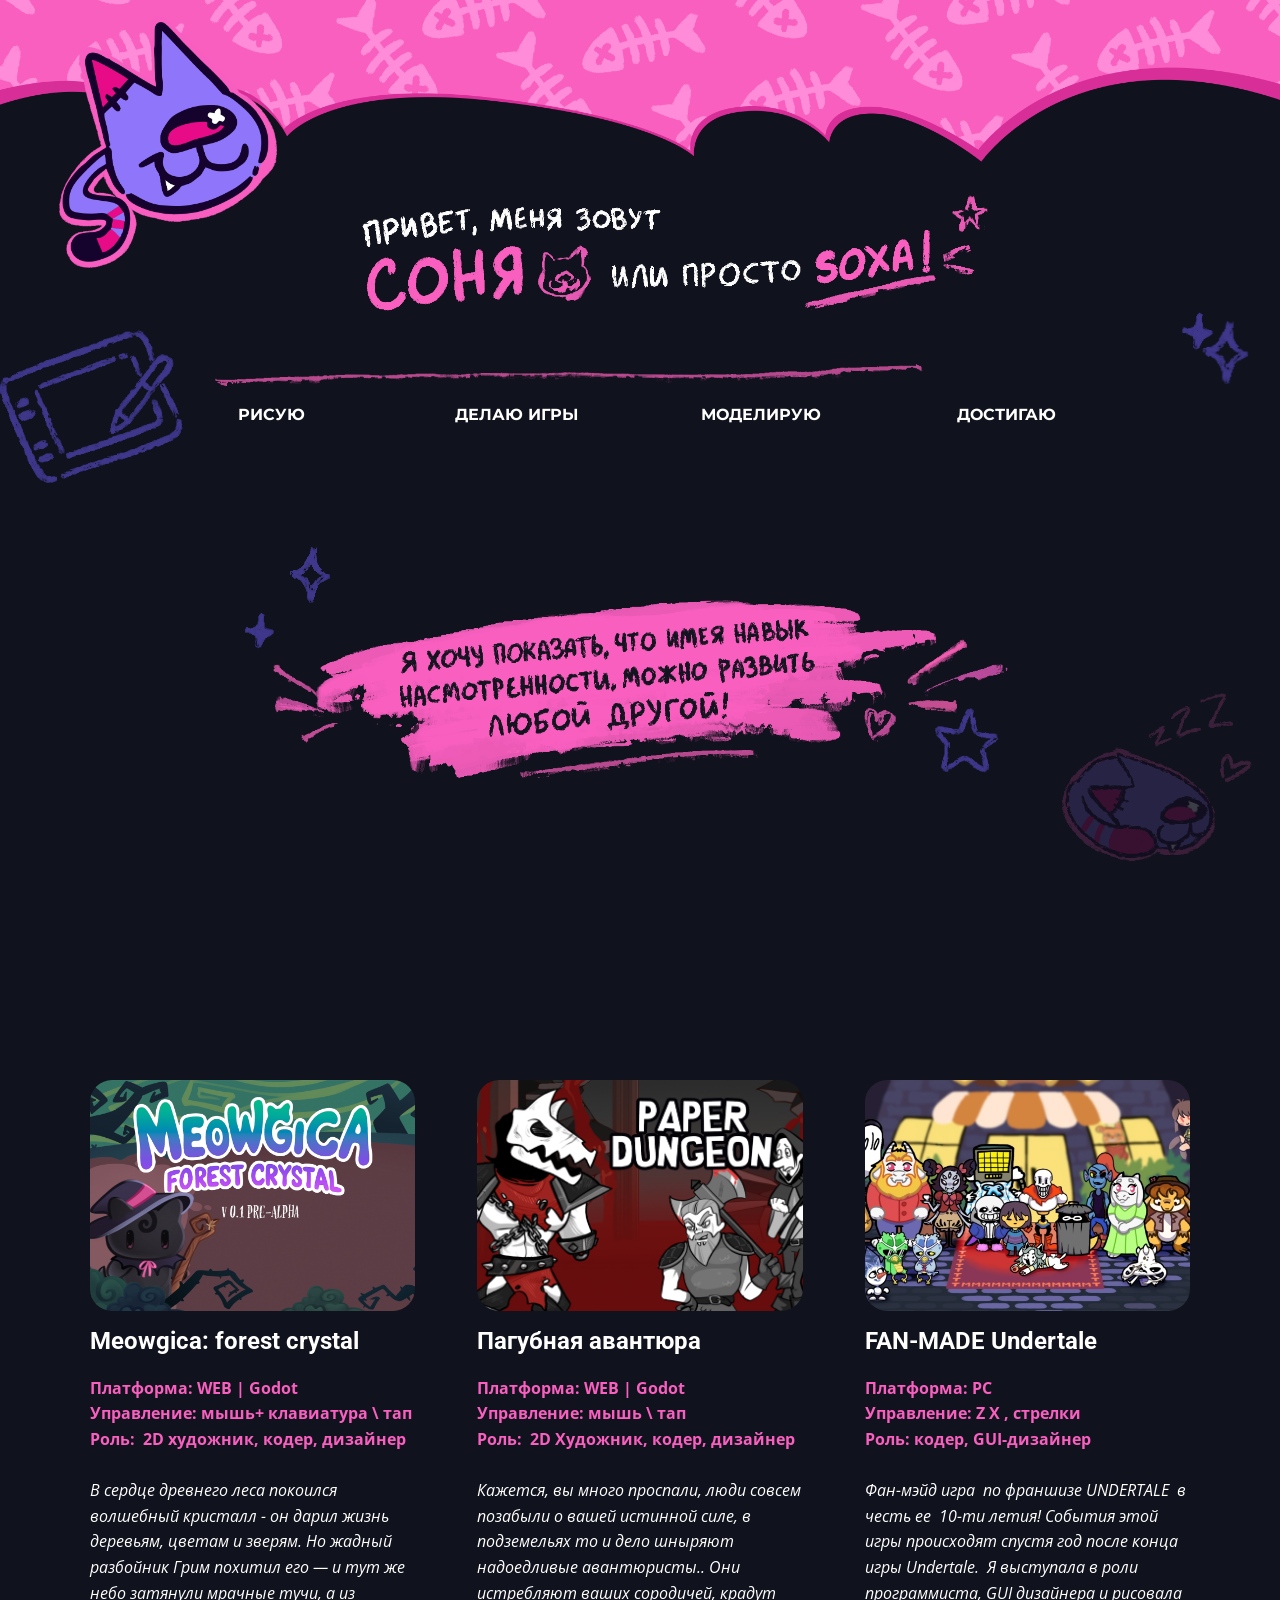
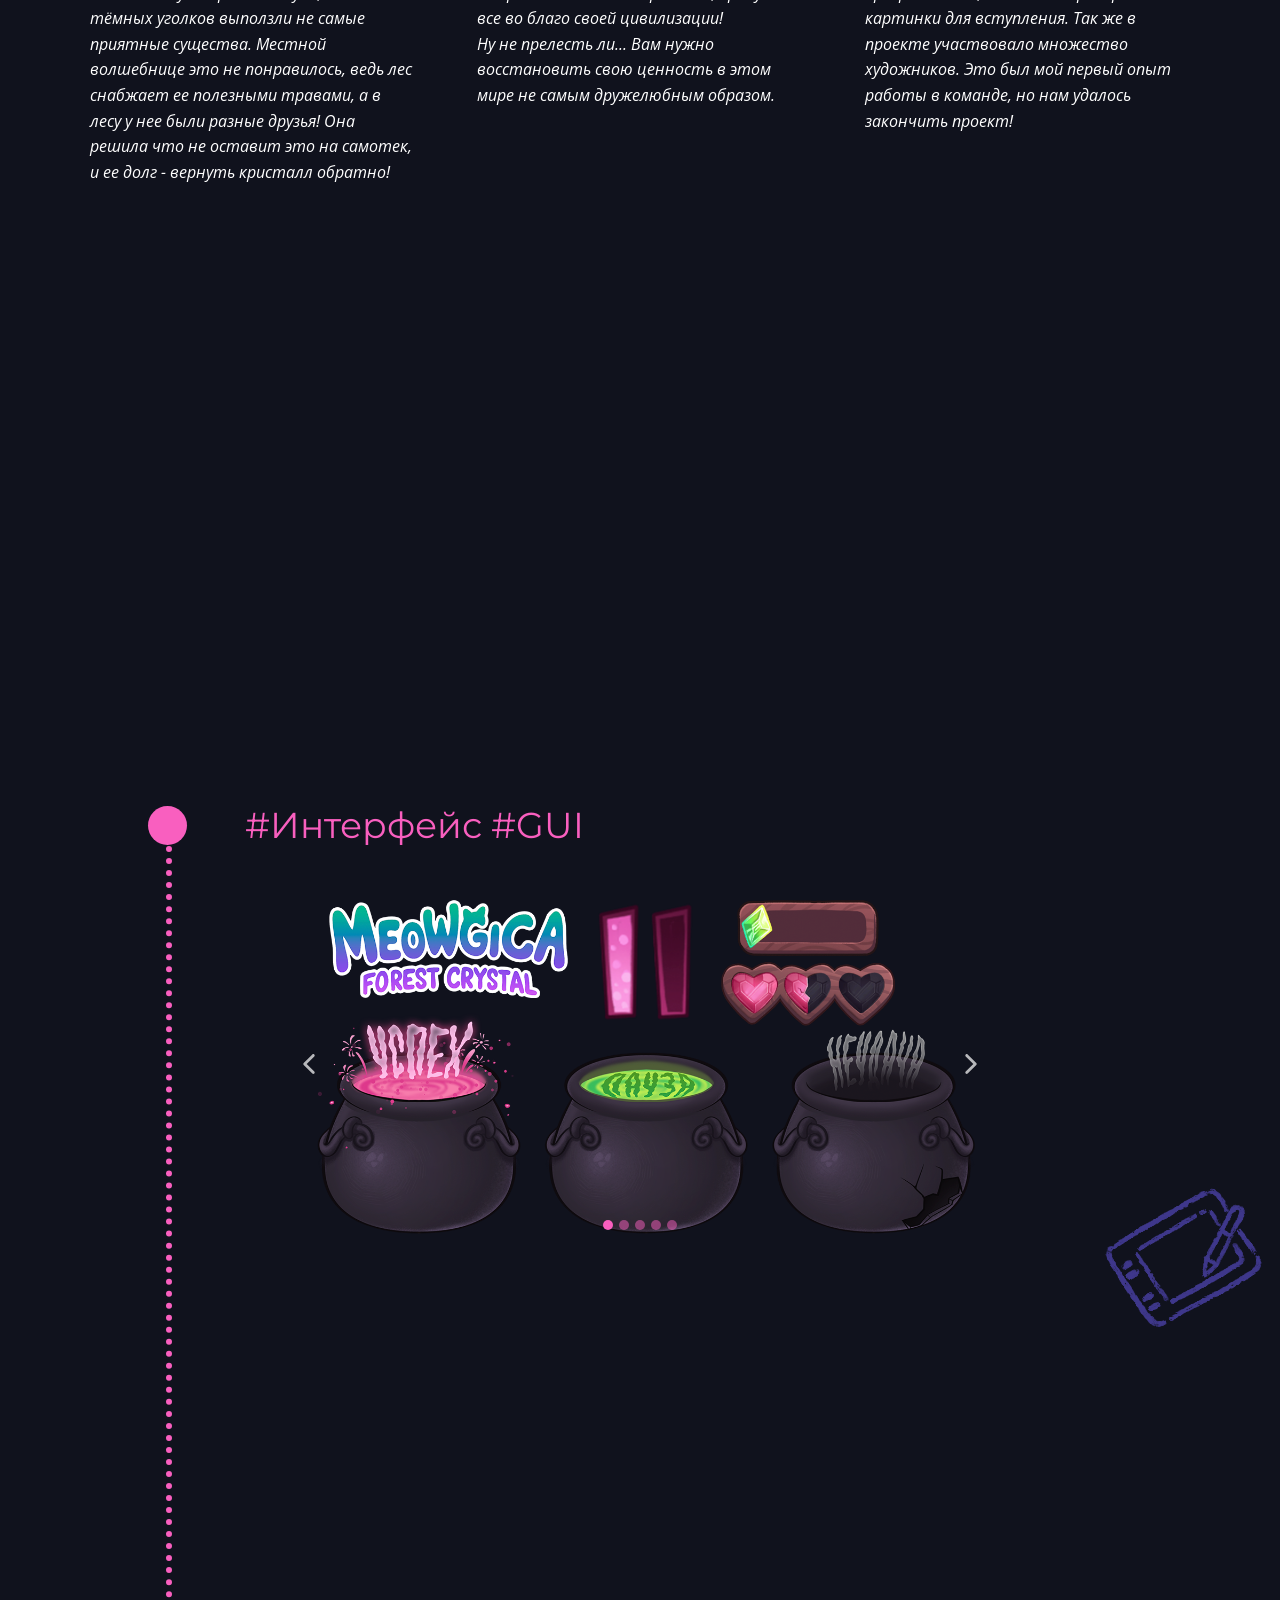
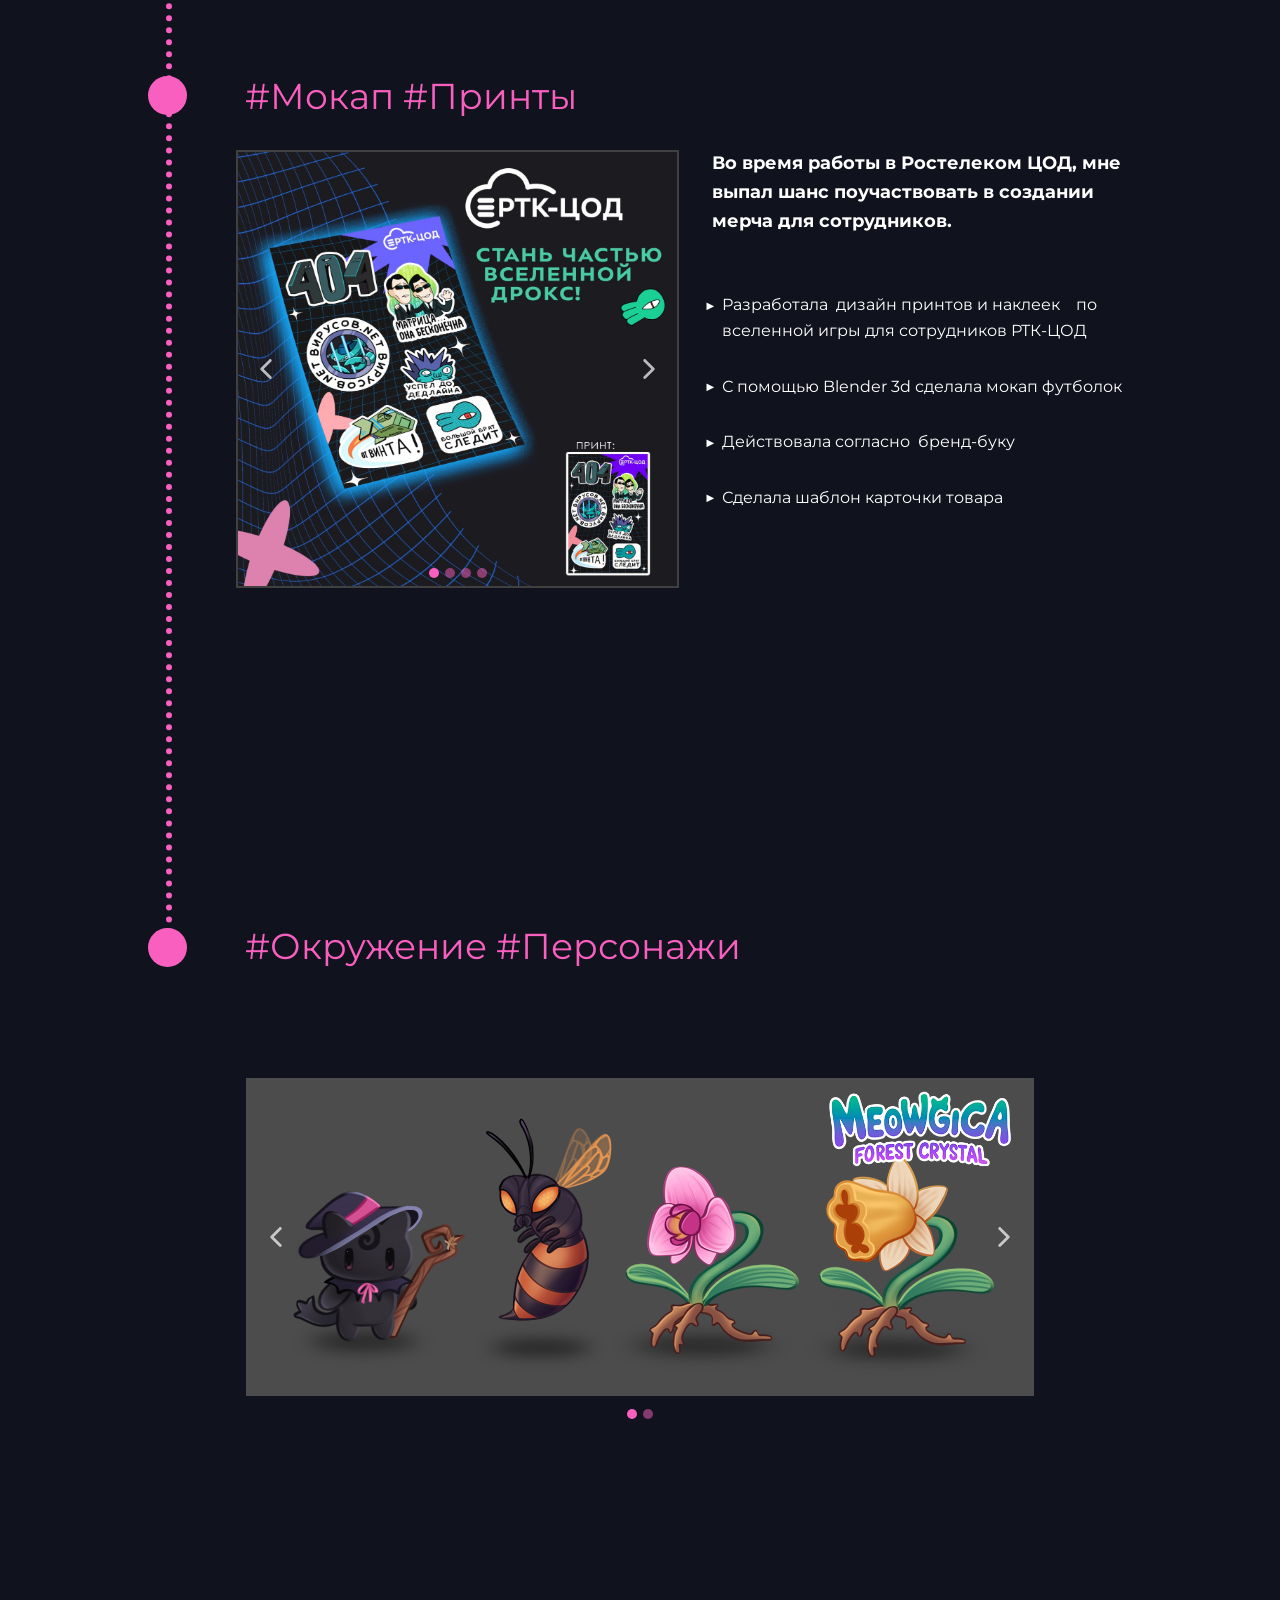
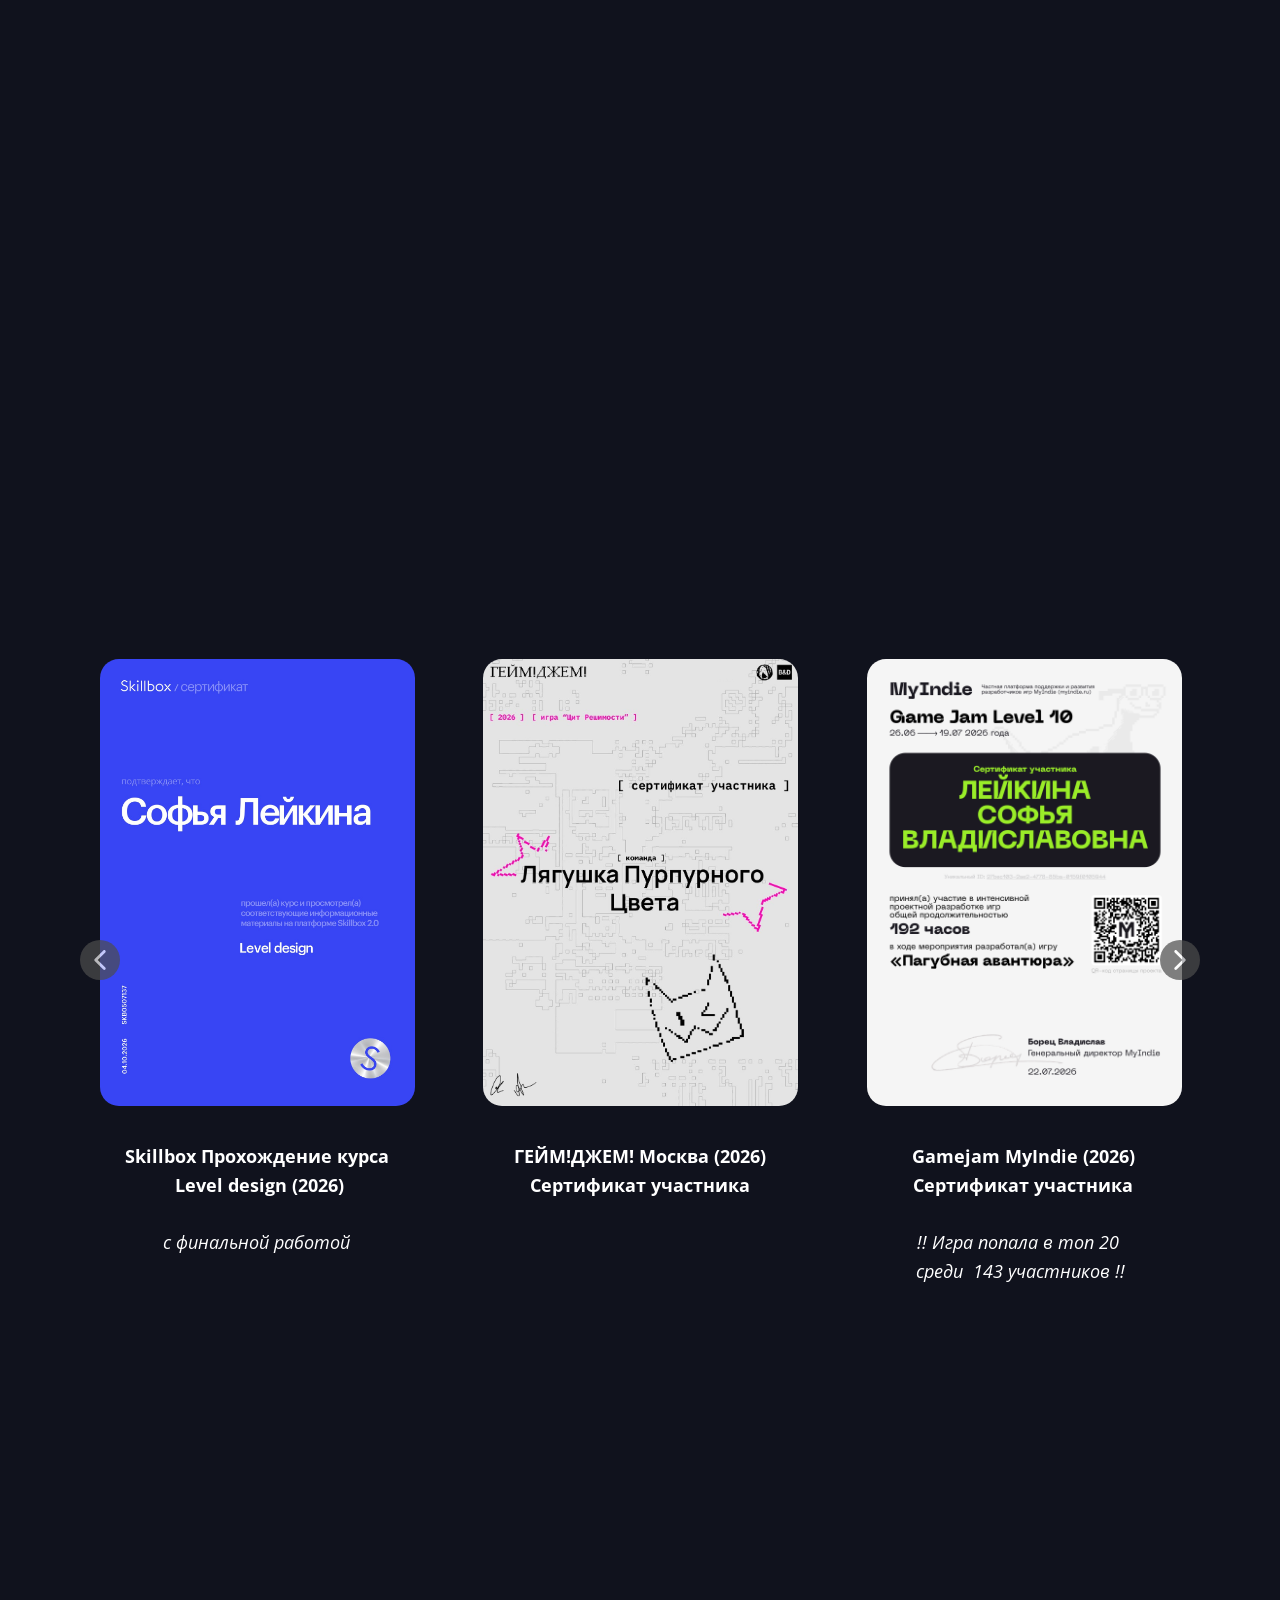
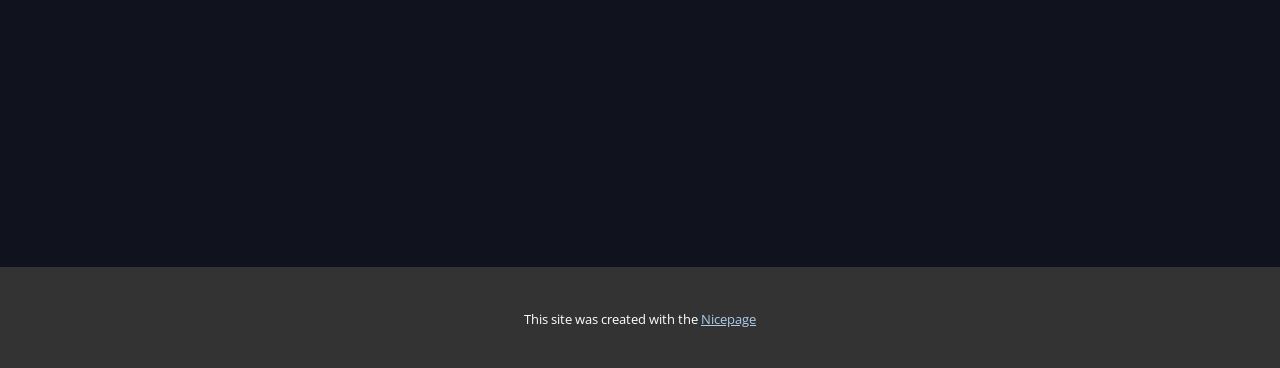
<file: index.html>
<!DOCTYPE html>
<html style="font-size: 16px;" lang="ru"><head>
    <meta name="viewport" content="width=device-width, initial-scale=1.0">
    <meta charset="utf-8">
    <meta name="keywords" content="#Интерфейс #GUI, #Мокап #Принты, #Окружение #Персонажи">
    <meta name="description" content="">
    <title>Главная</title>
    <link rel="stylesheet" href="nicepage.css" media="screen">
<link rel="stylesheet" href="index.css" media="screen">
    <script class="u-script" type="text/javascript" src="jquery.js" defer=""></script>
    <script class="u-script" type="text/javascript" src="nicepage.js" defer=""></script>
    <meta name="generator" content="Nicepage 8.7.6, nicepage.com">
    
    
    
    
    
    
    
    <link id="u-page-google-font" rel="stylesheet" href="https://fonts.googleapis.com/css2?display=swap&amp;family=Roboto:ital,wght@0,100;0,200;0,300;0,400;0,500;0,600;0,700;0,800;0,900;1,100;1,200;1,300;1,400;1,500;1,600;1,700;1,800;1,900&amp;family=Open+Sans:ital,wght@0,300;0,400;0,500;0,600;0,700;0,800;1,300;1,400;1,500;1,600;1,700;1,800&amp;family=Montserrat:ital,wght@0,100;0,200;0,300;0,400;0,500;0,600;0,700;0,800;0,900;1,100;1,200;1,300;1,400;1,500;1,600;1,700;1,800;1,900">
    <script type="application/ld+json">{
		"@context": "http://schema.org",
		"@type": "Organization",
		"name": "",
		"logo": "images/31.png"
}</script>
    <meta name="theme-color" content="#478ac9">
    <meta property="og:title" content="Главная">
    <meta property="og:type" content="website">
  <meta data-intl-tel-input-cdn-path="intlTelInput/"></head>
  <body data-home-page="Главная.html" data-home-page-title="Главная" data-path-to-root="./" data-include-products="true" class="u-body u-clearfix u-overlap u-overlap-transparent u-xl-mode" data-lang="ru"><header class="u-clearfix u-header u-sticky u-sticky-f4b4 u-header" id="header"><img class="u-expanded-width u-image u-image-default u-image-1" src="images/777f8167-bd92-3ab1-d055-7b8d86ab6232.png" alt="" data-image-width="2437" data-image-height="406"><a href="./index.html" data-page-id="136030408" class="u-hover-feature u-image u-logo u-image-2" data-image-width="1495" data-image-height="1724">
        <img src="images/31.png" class="u-logo-image u-logo-image-1" title="Главная">
      </a><style class="u-sticky-style" data-style-id="f4b4"></style></header>
    <section class="u-clearfix u-custom-color-1 u-section-1" id="block-1">
      
      
      
      
      
      <img class="u-image u-image-contain u-image-default u-image-1" src="images/top.png" alt="" data-image-width="1580" data-image-height="419" data-animation-out="0">
      <div class="custom-expanded u-list u-list-1">
        <div class="u-repeater u-repeater-1">
          <div class="u-container-align-center u-container-style u-list-item u-repeater-item">
            <div class="u-container-layout u-similar-container u-container-layout-1">
              <a href="./index.html#block-2" data-page-id="136030408" class="u-align-center u-border-0 u-btn u-button-style u-custom-font u-custom-item u-font-montserrat u-hover-feature u-none u-text-hover-custom-color-2 u-btn-1" title="Рисую">рисую </a>
            </div>
          </div>
          <div class="u-container-align-center u-container-style u-list-item u-repeater-item">
            <div class="u-container-layout u-similar-container u-container-layout-2">
              <a href="./index.html#block-1" data-page-id="136030408" class="u-align-center u-border-0 u-btn u-button-style u-custom-font u-custom-item u-font-montserrat u-hover-feature u-none u-text-hover-custom-color-2 u-btn-2">делаю игры </a>
            </div>
          </div>
          <div class="u-container-align-center u-container-style u-list-item u-repeater-item">
            <div class="u-container-layout u-similar-container u-container-layout-3">
              <a href="" class="u-align-center u-border-0 u-btn u-button-style u-custom-font u-custom-item u-font-montserrat u-hover-feature u-none u-text-hover-custom-color-2 u-btn-3">моделирую </a>
            </div>
          </div>
          <div class="u-container-align-center u-container-style u-list-item u-repeater-item">
            <div class="u-container-layout u-similar-container u-container-layout-4">
              <a href="./index.html#block-3" data-page-id="136030408" class="u-align-center u-border-0 u-btn u-button-style u-custom-font u-custom-item u-font-montserrat u-hover-feature u-none u-text-hover-custom-color-2 u-btn-4">ДОСТИГАЮ </a>
            </div>
          </div>
        </div>
      </div>
      <img class="u-image u-image-contain u-image-default u-preserve-proportions u-image-2" src="images/pl.png" alt="" data-image-width="250" data-image-height="238" data-animation-out="0" data-custom-animation="{&quot;animation&quot;:{&quot;XXL&quot;:{&quot;steps&quot;:[],&quot;hidden&quot;:false,&quot;start&quot;:{&quot;at&quot;:&quot;bottom&quot;,&quot;off&quot;:0},&quot;end&quot;:{&quot;at&quot;:&quot;top&quot;,&quot;off&quot;:0}},&quot;XL&quot;:{&quot;steps&quot;:[{&quot;dist&quot;:0.5,&quot;skip&quot;:0,&quot;blur&quot;:0,&quot;sticky&quot;:false,&quot;fixed&quot;:true,&quot;mx&quot;:0,&quot;my&quot;:&quot;-172&quot;,&quot;op&quot;:0,&quot;rot&quot;:&quot;-23&quot;,&quot;sx&quot;:1,&quot;sy&quot;:1,&quot;bgy&quot;:0}],&quot;hidden&quot;:false,&quot;start&quot;:{&quot;at&quot;:&quot;middle&quot;,&quot;off&quot;:0},&quot;end&quot;:{&quot;at&quot;:&quot;top&quot;,&quot;off&quot;:0}},&quot;LG&quot;:{&quot;steps&quot;:[],&quot;hidden&quot;:false,&quot;start&quot;:{&quot;at&quot;:&quot;bottom&quot;,&quot;off&quot;:0},&quot;end&quot;:{&quot;at&quot;:&quot;top&quot;,&quot;off&quot;:0}},&quot;MD&quot;:{&quot;steps&quot;:[],&quot;hidden&quot;:false,&quot;start&quot;:{&quot;at&quot;:&quot;bottom&quot;,&quot;off&quot;:0},&quot;end&quot;:{&quot;at&quot;:&quot;top&quot;,&quot;off&quot;:0}},&quot;SM&quot;:{&quot;steps&quot;:[],&quot;hidden&quot;:true,&quot;start&quot;:{&quot;at&quot;:&quot;bottom&quot;,&quot;off&quot;:0},&quot;end&quot;:{&quot;at&quot;:&quot;top&quot;,&quot;off&quot;:0}},&quot;XS&quot;:{&quot;steps&quot;:[],&quot;hidden&quot;:true,&quot;start&quot;:{&quot;at&quot;:&quot;bottom&quot;,&quot;off&quot;:0},&quot;end&quot;:{&quot;at&quot;:&quot;top&quot;,&quot;off&quot;:0}}},&quot;container&quot;:&quot;&quot;}">
      <img class="u-image u-image-contain u-image-default u-preserve-proportions u-image-3" src="images/st3.png" alt="" data-image-width="91" data-image-height="92" data-animation-out="0" data-custom-animation="{&quot;animation&quot;:{&quot;XXL&quot;:{&quot;steps&quot;:[],&quot;hidden&quot;:false,&quot;start&quot;:{&quot;at&quot;:&quot;bottom&quot;,&quot;off&quot;:0},&quot;end&quot;:{&quot;at&quot;:&quot;top&quot;,&quot;off&quot;:0}},&quot;XL&quot;:{&quot;steps&quot;:[{&quot;dist&quot;:0.5,&quot;skip&quot;:0,&quot;blur&quot;:0,&quot;sticky&quot;:false,&quot;fixed&quot;:true,&quot;mx&quot;:0,&quot;my&quot;:&quot;-172&quot;,&quot;op&quot;:0,&quot;rot&quot;:&quot;10&quot;,&quot;sx&quot;:1,&quot;sy&quot;:1,&quot;bgy&quot;:0}],&quot;hidden&quot;:false,&quot;start&quot;:{&quot;at&quot;:&quot;middle&quot;,&quot;off&quot;:0},&quot;end&quot;:{&quot;at&quot;:&quot;top&quot;,&quot;off&quot;:0}},&quot;LG&quot;:{&quot;steps&quot;:[],&quot;hidden&quot;:false,&quot;start&quot;:{&quot;at&quot;:&quot;bottom&quot;,&quot;off&quot;:0},&quot;end&quot;:{&quot;at&quot;:&quot;top&quot;,&quot;off&quot;:0}},&quot;MD&quot;:{&quot;steps&quot;:[],&quot;hidden&quot;:false,&quot;start&quot;:{&quot;at&quot;:&quot;bottom&quot;,&quot;off&quot;:0},&quot;end&quot;:{&quot;at&quot;:&quot;top&quot;,&quot;off&quot;:0}},&quot;SM&quot;:{&quot;steps&quot;:[],&quot;hidden&quot;:true,&quot;start&quot;:{&quot;at&quot;:&quot;bottom&quot;,&quot;off&quot;:0},&quot;end&quot;:{&quot;at&quot;:&quot;top&quot;,&quot;off&quot;:0}},&quot;XS&quot;:{&quot;steps&quot;:[],&quot;hidden&quot;:true,&quot;start&quot;:{&quot;at&quot;:&quot;bottom&quot;,&quot;off&quot;:0},&quot;end&quot;:{&quot;at&quot;:&quot;top&quot;,&quot;off&quot;:0}}},&quot;container&quot;:&quot;&quot;}">
      <img class="u-image u-image-contain u-image-default u-preserve-proportions u-image-4" src="images/st2.png" alt="" data-image-width="91" data-image-height="92" data-animation-out="0" data-custom-animation="{&quot;animation&quot;:{&quot;XXL&quot;:{&quot;steps&quot;:[],&quot;hidden&quot;:false,&quot;start&quot;:{&quot;at&quot;:&quot;bottom&quot;,&quot;off&quot;:0},&quot;end&quot;:{&quot;at&quot;:&quot;top&quot;,&quot;off&quot;:0}},&quot;XL&quot;:{&quot;steps&quot;:[{&quot;dist&quot;:0.5,&quot;skip&quot;:0,&quot;blur&quot;:0,&quot;sticky&quot;:false,&quot;fixed&quot;:true,&quot;mx&quot;:0,&quot;my&quot;:&quot;-172&quot;,&quot;op&quot;:0,&quot;rot&quot;:&quot;10&quot;,&quot;sx&quot;:1,&quot;sy&quot;:1,&quot;bgy&quot;:0}],&quot;hidden&quot;:false,&quot;start&quot;:{&quot;at&quot;:&quot;middle&quot;,&quot;off&quot;:0},&quot;end&quot;:{&quot;at&quot;:&quot;top&quot;,&quot;off&quot;:0}},&quot;LG&quot;:{&quot;steps&quot;:[],&quot;hidden&quot;:false,&quot;start&quot;:{&quot;at&quot;:&quot;bottom&quot;,&quot;off&quot;:0},&quot;end&quot;:{&quot;at&quot;:&quot;top&quot;,&quot;off&quot;:0}},&quot;MD&quot;:{&quot;steps&quot;:[],&quot;hidden&quot;:false,&quot;start&quot;:{&quot;at&quot;:&quot;bottom&quot;,&quot;off&quot;:0},&quot;end&quot;:{&quot;at&quot;:&quot;top&quot;,&quot;off&quot;:0}},&quot;SM&quot;:{&quot;steps&quot;:[],&quot;hidden&quot;:true,&quot;start&quot;:{&quot;at&quot;:&quot;bottom&quot;,&quot;off&quot;:0},&quot;end&quot;:{&quot;at&quot;:&quot;top&quot;,&quot;off&quot;:0}},&quot;XS&quot;:{&quot;steps&quot;:[],&quot;hidden&quot;:true,&quot;start&quot;:{&quot;at&quot;:&quot;bottom&quot;,&quot;off&quot;:0},&quot;end&quot;:{&quot;at&quot;:&quot;top&quot;,&quot;off&quot;:0}}},&quot;container&quot;:&quot;&quot;}">
      <img class="custom-expanded u-hover-feature u-image u-image-contain u-image-default u-image-5" src="images/1.png" alt="" data-image-width="1209" data-image-height="292" data-animation-out="0">
      <img class="u-image u-image-contain u-image-default u-preserve-proportions u-image-6" src="images/st1.png" alt="" data-image-width="91" data-image-height="92">
      <img class="u-image u-image-contain u-image-default u-preserve-proportions u-image-7" src="images/st3.png" alt="" data-image-width="91" data-image-height="92">
      <img class="u-image u-image-contain u-image-default u-preserve-proportions u-image-8" src="images/st2.png" alt="" data-image-width="91" data-image-height="92">
    </section>
    <section class="u-clearfix u-container-align-center u-custom-color-1 u-section-2" id="block-6">
      <div class="u-clearfix u-sheet u-valign-middle-lg u-valign-middle-sm u-valign-middle-xl u-sheet-1"><!--blog--><!--blog_options_json--><!--{"type":"Recent","source":"","tags":"","count":""}--><!--/blog_options_json-->
        <div class="u-blog u-expanded-width u-blog-1" data-site-sorting-prop="created" data-site-sorting-order="desc" data-blog-id="blog-1">
          <div class="u-list-control"></div>
          <div class="u-repeater u-repeater-1"><!--blog_post-->
            <div class="u-align-left u-blog-post u-container-align-left u-container-style u-repeater-item u-video-cover"><meta name="twitter:description" content="Платформа: WEBУправление: мышь+ клавиатура \ тапРоль: &nbsp;Полностью мной сделанная игра за исключением &nbsp;звуковых эффектов и музыки.В сердце древнего леса покоился волшебный кристалл - он дарил жизнь деревьям, цветам и зверям. Но жадный разбойник Грим похитил..."><meta name="description" content="Платформа: WEBУправление: мышь+ клавиатура \ тапРоль: &nbsp;Полностью мной сделанная игра за исключением &nbsp;звуковых эффектов и музыки.В сердце древнего леса покоился волшебный кристалл - он дарил жизнь деревьям, цветам и зверям. Но жадный разбойник Грим похитил..."><meta property="og:type" content="article"><meta property="og:title" content="Meowgica: forest crystal"><meta property="og:description" content="Платформа: WEBУправление: мышь+ клавиатура \ тапРоль: &nbsp;Полностью мной сделанная игра за исключением &nbsp;звуковых эффектов и музыки.В сердце древнего леса покоился волшебный кристалл - он дарил жизнь деревьям, цветам и зверям. Но жадный разбойник Грим похитил..."><meta property="og:image" content="MEOWGICA.png">
              <div class="u-container-layout u-similar-container u-valign-bottom-xs u-container-layout-1"><!--blog_post_image-->
                <img alt="" class="u-blog-control u-expanded-width u-image u-image-round u-radius u-image-1" src="images/MEOWGICA.png" data-image-width="2100" data-image-height="900" data-href="blog/meowgica-forest-crystal.html"><!--/blog_post_image--><!--blog_post_header-->
                <h4 class="u-blog-control u-text u-text-1">
                  <a class="u-post-header-link" href="blog/meowgica-forest-crystal.html">Meowgica: forest crystal</a>
                </h4><!--/blog_post_header-->
                <p class="u-text u-text-2"><span style="font-weight: 700;" class="u-text-custom-color-2"> Платформа: WEB | Godot<br>Управление: мышь+ клавиатура \ тап<br>Роль: &nbsp;2D художник, кодер, дизайнер</span>
                  <br>
                  <br><span style="font-style: italic;">В сердце древнего леса покоился волшебный кристалл - он дарил жизнь деревьям, цветам и зверям. Но жадный разбойник Грим похитил его — и тут же небо затянули мрачные тучи, а из тёмных уголков выползли не самые приятные существа. Местной волшебнице это не понравилось, ведь лес снабжает ее полезными травами, а в лесу у нее были разные друзья! Она решила что не оставит это на самотек, и ее долг - вернуть кристалл обратно!</span>
                </p>
              </div>
            </div><div class="u-align-left u-blog-post u-container-align-left u-container-style u-repeater-item u-video-cover"><meta name="twitter:description" content="Пример короткого текста. Lorem ipsum dolor sit amet."><meta name="description" content="Пример короткого текста. Lorem ipsum dolor sit amet."><meta property="og:type" content="article"><meta property="og:title" content="Пагубная авантюра"><meta property="og:description" content="Пример короткого текста. Lorem ipsum dolor sit amet."><meta property="og:image" content="l1.png">
              <div class="u-container-layout u-similar-container u-valign-bottom-xs u-container-layout-2"><!--blog_post_image-->
                <img alt="" class="u-blog-control u-expanded-width u-image u-image-round u-radius u-image-2" src="images/l1.png" data-image-width="1571" data-image-height="940" data-href="blog/пагубная-авантюра.html"><!--/blog_post_image--><!--blog_post_header-->
                <h4 class="u-blog-control u-text u-text-3">
                  <a class="u-post-header-link" href="blog/пагубная-авантюра.html">Пагубная авантюра</a>
                </h4><!--/blog_post_header-->
                <p class="u-text u-text-4"><span style="font-weight: 700;" class="u-text-custom-color-2"> Платформа: WEB | Godot<br>Управление: мышь \ тап<br>Роль:&nbsp;​ 2D Художник, кодер, дизайнер</span><b></b>
                  <br>
                  <br><span style="font-style: italic;">Кажется, вы много проспали, люди совсем позабыли о вашей истинной силе, в подземельях то и дело шныряют надоедливые авантюристы.. Они истребляют ваших сородичей, крадут все во благо своей цивилизации!<br>Ну не прелесть ли... Вам нужно восстановить свою ценность в этом мире не самым дружелюбным образом.</span>
                </p>
              </div>
            </div><div class="u-align-left u-blog-post u-container-align-left u-container-style u-repeater-item u-video-cover"><meta name="twitter:description" content="Пример короткого текста. Lorem ipsum dolor sit amet."><meta name="description" content="Пример короткого текста. Lorem ipsum dolor sit amet."><meta property="og:type" content="article"><meta property="og:title" content="FAN-MADE Undertale"><meta property="og:description" content="Пример короткого текста. Lorem ipsum dolor sit amet."><meta property="og:image" content="und.jpg">
              <div class="u-container-layout u-similar-container u-valign-bottom-xs u-container-layout-3"><!--blog_post_image-->
                <img alt="" class="u-blog-control u-expanded-width u-image u-image-round u-radius u-image-3" src="images/und.jpg" data-image-width="1498" data-image-height="857" data-href="blog/fan-made-undertale.html"><!--/blog_post_image--><!--blog_post_header-->
                <h4 class="u-blog-control u-text u-text-5">
                  <a class="u-post-header-link" href="blog/fan-made-undertale.html">FAN-MADE Undertale</a>
                </h4><!--/blog_post_header-->
                <p class="u-text u-text-6"><span style="font-weight: 700;" class="u-text-custom-color-2"> Платформа: PC<br>Управление: Z X , стрелки<br>Роль: кодер, GUI-дизайнер</span>
                  <br>
                  <br><span style="font-style: italic;">Фан-мэйд игра&nbsp; по франшизе UNDERTALE&nbsp; в честь ее&nbsp;&nbsp;10-ти летия! События этой игры происходят спустя год после конца игры Undertale.&nbsp; Я выступала в роли программиста, GUI дизайнера и рисовала картинки для вступления. Так же в проекте участвовало множество художников. Это был мой первый опыт работы в команде, но нам удалось&nbsp; закончить проект!</span>
                  <a class="u-absolute-vcenter u-carousel-control u-carousel-control-7 u-carousel-control-prev u-icon-circle u-opacity u-opacity-70 u-spacing-10 u-text-white u-carousel-control-1" href="https://soxa9.github.io/kawaii/#carousel-a5cf" role="button" data-u-slide="prev">
                    <br>
                  </a>
                  <a class="u-absolute-vcenter u-carousel-control u-carousel-control-8 u-carousel-control-next u-icon-circle u-opacity u-opacity-70 u-spacing-10 u-text-white" href="https://soxa9.github.io/kawaii/#carousel-a5cf" role="button" data-u-slide="next"></a>
                  <br>
                  <br>
                  <br>
                  <br>
                </p>
              </div>
            </div><!--/blog_post--><!--blog_post-->
            <!--/blog_post--><!--blog_post-->
            <!--/blog_post-->
          </div>
          <div class="u-list-control"></div>
        </div><!--/blog-->
      </div>
    </section>
    <section class="u-clearfix u-custom-color-1 u-section-3" id="block-2">
      <div class="u-clearfix u-sheet u-sheet-1">
        <div class="u-rotation-parent u-rotation-parent-1">
          <div class="u-border-6 u-border-custom-color-2 u-shape u-shape-bottom u-shape-left u-shape-line u-shape-right u-shape-1"></div>
        </div>
        <div class="u-custom-color-2 u-preserve-proportions u-shape u-shape-circle u-shape-2"></div>
        <h1 class="u-custom-font u-font-montserrat u-text u-text-custom-color-2 u-text-1">&nbsp;#Интерфейс #GUI</h1>
        <div class="custom-expanded u-carousel u-gallery u-layout-carousel u-lightbox u-no-transition u-show-text-none u-gallery-1" data-interval="5000" data-u-ride="carousel" id="carousel-15e2">
          <ol class="u-absolute-hcenter u-carousel-indicators u-carousel-indicators-1">
            <li data-u-target="#carousel-15e2" data-u-slide-to="0" class="u-active u-custom-color-2 u-shape-circle" style="width: 10px; height: 10px;"></li>
            <li data-u-target="#carousel-15e2" data-u-slide-to="1" class="u-custom-color-2 u-shape-circle" style="width: 10px; height: 10px;"></li>
            <li data-u-target="#carousel-15e2" data-u-slide-to="2" class="u-custom-color-2 u-shape-circle" style="width: 10px; height: 10px;"></li>
            <li data-u-target="#carousel-15e2" data-u-slide-to="3" class="u-custom-color-2 u-shape-circle" style="width: 10px; height: 10px;"></li>
            <li data-u-target="#carousel-15e2" data-u-slide-to="4" class="u-custom-color-2 u-shape-circle" style="width: 10px; height: 10px;"></li>
          </ol>
          <div class="u-carousel-inner u-gallery-inner u-gallery-inner-1" role="listbox">
            <div class="u-active u-carousel-item u-effect-hover-zoom u-gallery-item u-carousel-item-1" data-image-width="1278" data-image-height="659">
              <div class="u-back-slide">
                <img class="u-back-image u-expanded u-image-contain" src="images/GI12.png">
              </div>
              <div class="u-align-center u-over-slide u-valign-bottom u-over-slide-1"></div>
            </div>
            <div class="u-carousel-item u-effect-hover-zoom u-gallery-item u-carousel-item-2">
              <div class="u-back-slide" data-image-width="1920" data-image-height="935">
                <img class="u-back-image u-expanded u-image-contain" src="images/promo.png">
              </div>
              <div class="u-align-center u-over-slide u-valign-bottom u-over-slide-2">
                <h3 class="u-gallery-heading">Пример заголовка</h3>
                <p class="u-gallery-text">Пример текста</p>
              </div>
            </div>
            <div class="u-carousel-item u-effect-hover-zoom u-gallery-item u-carousel-item-3">
              <div class="u-back-slide" data-image-width="2360" data-image-height="1318">
                <img class="u-back-image u-expanded" src="images/UI11.png">
              </div>
              <div class="u-align-center u-over-slide u-valign-bottom u-over-slide-3">
                <h3 class="u-gallery-heading">Пример заголовка</h3>
                <p class="u-gallery-text">Пример текста</p>
              </div>
            </div>
            <div class="u-carousel-item u-effect-hover-zoom u-gallery-item u-carousel-item-4" data-image-width="2000" data-image-height="1231">
              <div class="u-back-slide" data-image-width="1278" data-image-height="659">
                <img class="u-back-image u-expanded" src="images/-4.png">
              </div>
              <div class="u-align-center u-over-slide u-valign-bottom u-over-slide-4">
                <h3 class="u-gallery-heading">Пример заголовка</h3>
                <p class="u-gallery-text">Пример текста</p>
              </div>
            </div>
            <div class="u-carousel-item u-effect-hover-zoom u-gallery-item u-carousel-item-5">
              <div class="u-back-slide" data-image-width="2000" data-image-height="1231">
                <img class="u-back-image u-expanded u-image-contain" src="images/gui_background_characters_design2.png">
              </div>
              <div class="u-align-center u-over-slide u-valign-bottom u-over-slide-5">
                <h3 class="u-gallery-heading">Пример заголовка</h3>
                <p class="u-gallery-text">Пример текста</p>
              </div>
            </div>
          </div>
          <a class="u-absolute-vcenter u-carousel-control u-carousel-control-prev u-icon-circle u-opacity u-opacity-70 u-spacing-10 u-text-white u-carousel-control-1" href="#carousel-15e2" role="button" data-u-slide="prev"><span aria-hidden="true">
              <svg viewBox="0 0 451.847 451.847"><path d="M97.141,225.92c0-8.095,3.091-16.192,9.259-22.366L300.689,9.27c12.359-12.359,32.397-12.359,44.751,0
c12.354,12.354,12.354,32.388,0,44.748L173.525,225.92l171.903,171.909c12.354,12.354,12.354,32.391,0,44.744
c-12.354,12.365-32.386,12.365-44.745,0l-194.29-194.281C100.226,242.115,97.141,234.018,97.141,225.92z"></path></svg></span><span class="sr-only">
              <svg viewBox="0 0 451.847 451.847"><path d="M97.141,225.92c0-8.095,3.091-16.192,9.259-22.366L300.689,9.27c12.359-12.359,32.397-12.359,44.751,0
c12.354,12.354,12.354,32.388,0,44.748L173.525,225.92l171.903,171.909c12.354,12.354,12.354,32.391,0,44.744
c-12.354,12.365-32.386,12.365-44.745,0l-194.29-194.281C100.226,242.115,97.141,234.018,97.141,225.92z"></path></svg></span>
          </a>
          <a class="u-absolute-vcenter u-carousel-control u-carousel-control-next u-icon-circle u-opacity u-opacity-70 u-spacing-10 u-text-white u-carousel-control-2" href="#carousel-15e2" role="button" data-u-slide="next"><span aria-hidden="true">
              <svg viewBox="0 0 451.846 451.847"><path d="M345.441,248.292L151.154,442.573c-12.359,12.365-32.397,12.365-44.75,0c-12.354-12.354-12.354-32.391,0-44.744
L278.318,225.92L106.409,54.017c-12.354-12.359-12.354-32.394,0-44.748c12.354-12.359,32.391-12.359,44.75,0l194.287,194.284
c6.177,6.18,9.262,14.271,9.262,22.366C354.708,234.018,351.617,242.115,345.441,248.292z"></path></svg></span><span class="sr-only">
              <svg viewBox="0 0 451.846 451.847"><path d="M345.441,248.292L151.154,442.573c-12.359,12.365-32.397,12.365-44.75,0c-12.354-12.354-12.354-32.391,0-44.744
L278.318,225.92L106.409,54.017c-12.354-12.359-12.354-32.394,0-44.748c12.354-12.359,32.391-12.359,44.75,0l194.287,194.284
c6.177,6.18,9.262,14.271,9.262,22.366C354.708,234.018,351.617,242.115,345.441,248.292z"></path></svg></span>
          </a>
        </div>
        <div class="u-rotation-parent u-rotation-parent-2">
          <img class="u-image u-image-contain u-image-default u-preserve-proportions u-image-1" src="images/pl.png" alt="" data-image-width="250" data-image-height="238">
        </div>
        <h1 class="u-align-left u-custom-font u-font-montserrat u-text u-text-custom-color-2 u-text-2">&nbsp;#Мокап #Принты</h1>
        <p class="u-custom-font u-font-montserrat u-text u-text-custom-color-6 u-text-3">Во время работы в Ростелеком ЦОД, мне выпал шанс поучаствовать в создании мерча для сотрудников.&nbsp;<br>
          <br>
        </p>
        <div class="custom-expanded u-carousel u-gallery u-gallery-slider u-layout-carousel u-lightbox u-no-transition u-show-text-on-hover u-gallery-2" data-interval="5000" data-u-ride="carousel" id="carousel-845a">
          <ol class="u-absolute-hcenter u-carousel-indicators u-carousel-indicators-2">
            <li data-u-target="#carousel-845a" data-u-slide-to="0" class="u-active u-custom-color-2 u-shape-circle" style="width: 10px; height: 10px;"></li>
            <li data-u-target="#carousel-845a" data-u-slide-to="1" class="u-custom-color-2 u-shape-circle" style="width: 10px; height: 10px;"></li>
            <li data-u-target="#carousel-845a" data-u-slide-to="2" class="u-custom-color-2 u-shape-circle" style="width: 10px; height: 10px;"></li>
            <li data-u-target="#carousel-845a" data-u-slide-to="3" class="u-custom-color-2 u-shape-circle" style="width: 10px; height: 10px;"></li>
          </ol>
          <div class="u-carousel-inner u-gallery-inner u-gallery-inner-2" role="listbox">
            <div class="u-active u-border-2 u-border-grey-75 u-carousel-item u-effect-fade u-gallery-item u-carousel-item-6">
              <div class="u-back-slide">
                <img class="u-back-image u-expanded" src="images/photo_2025-08-15_13-43-22.jpg">
              </div>
              <div class="u-align-center u-over-slide u-shading u-valign-bottom u-over-slide-6"></div>
            </div>
            <div class="u-border-2 u-border-grey-75 u-carousel-item u-effect-fade u-gallery-item u-carousel-item-7">
              <div class="u-back-slide">
                <img class="u-back-image u-expanded" src="images/photo_2025-08-15_13-43-212.jpg">
              </div>
              <div class="u-align-center u-over-slide u-shading u-valign-bottom u-over-slide-7"></div>
            </div>
            <div class="u-border-2 u-border-grey-75 u-carousel-item u-effect-fade u-gallery-item u-carousel-item-8">
              <div class="u-back-slide">
                <img class="u-back-image u-expanded" src="images/photo_2025-08-15_13-43-21.jpg">
              </div>
              <div class="u-align-center u-over-slide u-shading u-valign-bottom u-over-slide-8"></div>
            </div>
            <div class="u-border-2 u-border-grey-75 u-carousel-item u-effect-fade u-gallery-item u-carousel-item-9" data-image-width="1280" data-image-height="1235">
              <div class="u-back-slide">
                <img class="u-back-image u-expanded" src="images/photo_2025-08-15_13-43-222.jpg">
              </div>
              <div class="u-align-center u-over-slide u-shading u-valign-bottom u-over-slide-9"></div>
            </div>
          </div>
          <a class="u-absolute-vcenter u-carousel-control u-carousel-control-prev u-icon-circle u-opacity u-opacity-70 u-spacing-10 u-text-white u-carousel-control-3" href="#carousel-845a" role="button" data-u-slide="prev"><span aria-hidden="true">
              <svg viewBox="0 0 451.847 451.847"><path d="M97.141,225.92c0-8.095,3.091-16.192,9.259-22.366L300.689,9.27c12.359-12.359,32.397-12.359,44.751,0
c12.354,12.354,12.354,32.388,0,44.748L173.525,225.92l171.903,171.909c12.354,12.354,12.354,32.391,0,44.744
c-12.354,12.365-32.386,12.365-44.745,0l-194.29-194.281C100.226,242.115,97.141,234.018,97.141,225.92z"></path></svg></span><span class="sr-only">
              <svg viewBox="0 0 451.847 451.847"><path d="M97.141,225.92c0-8.095,3.091-16.192,9.259-22.366L300.689,9.27c12.359-12.359,32.397-12.359,44.751,0
c12.354,12.354,12.354,32.388,0,44.748L173.525,225.92l171.903,171.909c12.354,12.354,12.354,32.391,0,44.744
c-12.354,12.365-32.386,12.365-44.745,0l-194.29-194.281C100.226,242.115,97.141,234.018,97.141,225.92z"></path></svg></span>
          </a>
          <a class="u-absolute-vcenter u-carousel-control u-carousel-control-next u-icon-circle u-opacity u-opacity-70 u-spacing-10 u-text-white u-carousel-control-4" href="#carousel-845a" role="button" data-u-slide="next"><span aria-hidden="true">
              <svg viewBox="0 0 451.846 451.847"><path d="M345.441,248.292L151.154,442.573c-12.359,12.365-32.397,12.365-44.75,0c-12.354-12.354-12.354-32.391,0-44.744
L278.318,225.92L106.409,54.017c-12.354-12.359-12.354-32.394,0-44.748c12.354-12.359,32.391-12.359,44.75,0l194.287,194.284
c6.177,6.18,9.262,14.271,9.262,22.366C354.708,234.018,351.617,242.115,345.441,248.292z"></path></svg></span><span class="sr-only">
              <svg viewBox="0 0 451.846 451.847"><path d="M345.441,248.292L151.154,442.573c-12.359,12.365-32.397,12.365-44.75,0c-12.354-12.354-12.354-32.391,0-44.744
L278.318,225.92L106.409,54.017c-12.354-12.359-12.354-32.394,0-44.748c12.354-12.359,32.391-12.359,44.75,0l194.287,194.284
c6.177,6.18,9.262,14.271,9.262,22.366C354.708,234.018,351.617,242.115,345.441,248.292z"></path></svg></span>
          </a>
        </div>
        <ul class="u-custom-font u-custom-list u-font-montserrat u-spacing-30 u-text u-text-4">
          <li>
            <div class="u-list-icon">
              <div>►</div>
            </div>Разработала&nbsp; дизайн принтов и наклеек&nbsp; &nbsp; по вселенной игры для сотрудников РТК-ЦОД
          </li>
          <li>
            <div class="u-list-icon">
              <div>►</div>
            </div>С помощью Blender 3d сделала мокап футболок
          </li>
          <li>
            <div class="u-list-icon">
              <div>►</div>
            </div>Действовала согласно&nbsp; бренд-буку
          </li>
          <li>
            <div class="u-list-icon">
              <div>►</div>
            </div>Сделала шаблон карточки товара
          </li>
        </ul>
        <div class="u-custom-color-2 u-preserve-proportions u-shape u-shape-circle u-shape-3"></div>
        <h1 class="u-custom-font u-font-montserrat u-text u-text-custom-color-2 u-text-5">&nbsp;#Окружение #Персонажи</h1>
        <div class="u-custom-color-2 u-preserve-proportions u-shape u-shape-circle u-shape-4"></div>
        <div class="u-carousel u-expanded-width-xs u-gallery u-layout-carousel u-lightbox u-no-transition u-show-text-none u-gallery-3" data-interval="5000" data-u-ride="carousel" id="carousel-30eb">
          <ol class="u-absolute-hcenter u-carousel-indicators u-carousel-indicators-3">
            <li data-u-target="#carousel-30eb" data-u-slide-to="0" class="u-active u-custom-color-2 u-shape-circle" style="width: 10px; height: 10px;"></li>
            <li data-u-target="#carousel-30eb" data-u-slide-to="1" class="u-custom-color-2 u-shape-circle" style="width: 10px; height: 10px;"></li>
          </ol>
          <div class="u-carousel-inner u-gallery-inner u-gallery-inner-3" role="listbox">
            <div class="u-active u-carousel-item u-effect-hover-zoom u-gallery-item u-carousel-item-10">
              <div class="u-back-slide">
                <img class="u-back-image u-expanded u-image-contain" src="images/characters.png">
              </div>
              <div class="u-align-center u-over-slide u-valign-bottom u-over-slide-10"></div>
            </div>
            <div class="u-carousel-item u-effect-hover-zoom u-gallery-item u-carousel-item-11">
              <div class="u-back-slide" data-image-width="1366" data-image-height="768">
                <img class="u-back-image u-expanded" src="images/422.png">
              </div>
              <div class="u-align-center u-over-slide u-valign-bottom u-over-slide-11">
                <h3 class="u-gallery-heading">Пример заголовка</h3>
                <p class="u-gallery-text">Пример текста</p>
              </div>
            </div>
          </div>
          <a class="u-absolute-vcenter u-carousel-control u-carousel-control-prev u-icon-circle u-opacity u-opacity-70 u-spacing-10 u-text-white u-carousel-control-5" href="#carousel-30eb" role="button" data-u-slide="prev"><span aria-hidden="true">
              <svg viewBox="0 0 451.847 451.847"><path d="M97.141,225.92c0-8.095,3.091-16.192,9.259-22.366L300.689,9.27c12.359-12.359,32.397-12.359,44.751,0
c12.354,12.354,12.354,32.388,0,44.748L173.525,225.92l171.903,171.909c12.354,12.354,12.354,32.391,0,44.744
c-12.354,12.365-32.386,12.365-44.745,0l-194.29-194.281C100.226,242.115,97.141,234.018,97.141,225.92z"></path></svg></span><span class="sr-only">
              <svg viewBox="0 0 451.847 451.847"><path d="M97.141,225.92c0-8.095,3.091-16.192,9.259-22.366L300.689,9.27c12.359-12.359,32.397-12.359,44.751,0
c12.354,12.354,12.354,32.388,0,44.748L173.525,225.92l171.903,171.909c12.354,12.354,12.354,32.391,0,44.744
c-12.354,12.365-32.386,12.365-44.745,0l-194.29-194.281C100.226,242.115,97.141,234.018,97.141,225.92z"></path></svg></span>
          </a>
          <a class="u-absolute-vcenter u-carousel-control u-carousel-control-next u-icon-circle u-opacity u-opacity-70 u-spacing-10 u-text-white u-carousel-control-6" href="#carousel-30eb" role="button" data-u-slide="next"><span aria-hidden="true">
              <svg viewBox="0 0 451.846 451.847"><path d="M345.441,248.292L151.154,442.573c-12.359,12.365-32.397,12.365-44.75,0c-12.354-12.354-12.354-32.391,0-44.744
L278.318,225.92L106.409,54.017c-12.354-12.359-12.354-32.394,0-44.748c12.354-12.359,32.391-12.359,44.75,0l194.287,194.284
c6.177,6.18,9.262,14.271,9.262,22.366C354.708,234.018,351.617,242.115,345.441,248.292z"></path></svg></span><span class="sr-only">
              <svg viewBox="0 0 451.846 451.847"><path d="M345.441,248.292L151.154,442.573c-12.359,12.365-32.397,12.365-44.75,0c-12.354-12.354-12.354-32.391,0-44.744
L278.318,225.92L106.409,54.017c-12.354-12.359-12.354-32.394,0-44.748c12.354-12.359,32.391-12.359,44.75,0l194.287,194.284
c6.177,6.18,9.262,14.271,9.262,22.366C354.708,234.018,351.617,242.115,345.441,248.292z"></path></svg></span>
          </a>
        </div>
      </div>
    </section>
    <section class="u-clearfix u-custom-color-1 u-section-4" id="block-3">
      <div class="u-clearfix u-sheet u-sheet-1">
        <div class="u-expanded-width u-layout-horizontal u-list u-list-1">
          <div class="u-repeater u-repeater-1">
            <div class="u-container-style u-list-item u-repeater-item">
              <div class="u-container-layout u-similar-container u-valign-bottom-md u-valign-bottom-sm u-container-layout-1">
                <img class="custom-expanded u-image u-image-round u-radius u-image-1" src="images/AjA7TXBNgesiP4U59jKJjSflggt30KSO.png" alt="" data-image-width="1190" data-image-height="1684">
                <p class="u-align-center u-text u-text-1"><span style="font-weight: 700;">Skillbox​ Прохождение курса<br>&nbsp;Level design (2026)</span>
                  <br>
                  <br><span style="font-style: italic;">c финальной работой</span>
                  <br>
                </p>
              </div>
            </div>
            <div class="u-container-style u-list-item u-repeater-item">
              <div class="u-container-layout u-similar-container u-valign-bottom-md u-valign-bottom-sm u-container-layout-2">
                <img class="custom-expanded u-image u-image-round u-radius u-image-2" src="images/photo_2026-06-11_16-46-30.jpg" alt="" data-image-width="905" data-image-height="1280">
                <p class="u-align-center u-text u-text-2"><span style="font-weight: 700;">ГЕЙМ!ДЖЕМ! Москва (2026)<br>Сертификат участника</span>
                </p>
              </div>
            </div>
            <div class="u-container-style u-list-item u-repeater-item">
              <div class="u-container-layout u-similar-container u-valign-bottom-md u-valign-bottom-sm u-container-layout-3">
                <img class="custom-expanded u-image u-image-round u-radius u-image-3" src="images/-1.png" alt="" data-image-width="648" data-image-height="920">
                <p class="u-align-center u-text u-text-3"><span style="font-weight: 700;">Gamejam MyIndie (2026)<br>Сертификат участника</span>
                  <br>
                  <br><span style="font-style: italic;">!! Игра попала в топ 20&nbsp;&nbsp;<br>среди&nbsp; 143 участников !!&nbsp;</span>
                </p>
              </div>
            </div>
          </div>
          <a class="u-absolute-vcenter u-gallery-nav u-gallery-nav-prev u-grey-70 u-icon-circle u-opacity u-opacity-70 u-spacing-10 u-text-white u-gallery-nav-1" href="#" role="button"><span aria-hidden="true">
              <svg viewBox="0 0 451.847 451.847"><path d="M97.141,225.92c0-8.095,3.091-16.192,9.259-22.366L300.689,9.27c12.359-12.359,32.397-12.359,44.751,0
c12.354,12.354,12.354,32.388,0,44.748L173.525,225.92l171.903,171.909c12.354,12.354,12.354,32.391,0,44.744
c-12.354,12.365-32.386,12.365-44.745,0l-194.29-194.281C100.226,242.115,97.141,234.018,97.141,225.92z"></path></svg></span><span class="sr-only">
              <svg viewBox="0 0 451.847 451.847"><path d="M97.141,225.92c0-8.095,3.091-16.192,9.259-22.366L300.689,9.27c12.359-12.359,32.397-12.359,44.751,0
c12.354,12.354,12.354,32.388,0,44.748L173.525,225.92l171.903,171.909c12.354,12.354,12.354,32.391,0,44.744
c-12.354,12.365-32.386,12.365-44.745,0l-194.29-194.281C100.226,242.115,97.141,234.018,97.141,225.92z"></path></svg></span>
          </a>
          <a class="u-absolute-vcenter u-gallery-nav u-gallery-nav-next u-grey-70 u-icon-circle u-opacity u-opacity-70 u-spacing-10 u-text-white u-gallery-nav-2" href="#" role="button"><span aria-hidden="true">
              <svg viewBox="0 0 451.846 451.847"><path d="M345.441,248.292L151.154,442.573c-12.359,12.365-32.397,12.365-44.75,0c-12.354-12.354-12.354-32.391,0-44.744
L278.318,225.92L106.409,54.017c-12.354-12.359-12.354-32.394,0-44.748c12.354-12.359,32.391-12.359,44.75,0l194.287,194.284
c6.177,6.18,9.262,14.271,9.262,22.366C354.708,234.018,351.617,242.115,345.441,248.292z"></path></svg></span><span class="sr-only">
              <svg viewBox="0 0 451.846 451.847"><path d="M345.441,248.292L151.154,442.573c-12.359,12.365-32.397,12.365-44.75,0c-12.354-12.354-12.354-32.391,0-44.744
L278.318,225.92L106.409,54.017c-12.354-12.359-12.354-32.394,0-44.748c12.354-12.359,32.391-12.359,44.75,0l194.287,194.284
c6.177,6.18,9.262,14.271,9.262,22.366C354.708,234.018,351.617,242.115,345.441,248.292z"></path></svg></span>
          </a>
        </div>
      </div>
    </section>
    <section class="u-clearfix u-custom-color-1 u-section-5" id="block-4">
      <div class="u-clearfix u-sheet u-sheet-1"></div>
    </section>
    <style class="u-overlap-style">.u-overlap:not(.u-sticky-scroll) .u-header {
--color-var: #10121d66 !important
}</style>
    
    
    
    
    <section class="u-backlink u-clearfix u-grey-80">
      <p class="u-text"><span>This site was created with the </span>
        <a class="u-link" href="https://nicepage.com/" target="_blank" rel="nofollow"><span>Nicepage</span>
        </a>
      </p>
    </section><span style="height: 206px; width: 206px; margin-left: 0px; margin-right: auto; margin-top: 0px; right: 20px; bottom: 20px; padding: 8px;" class="u-back-to-top u-file-icon u-icon u-icon-rectangle u-opacity u-opacity-85" data-href="#"><img src="images/lol.png" alt=""></span>
  
</body></html>
</file>
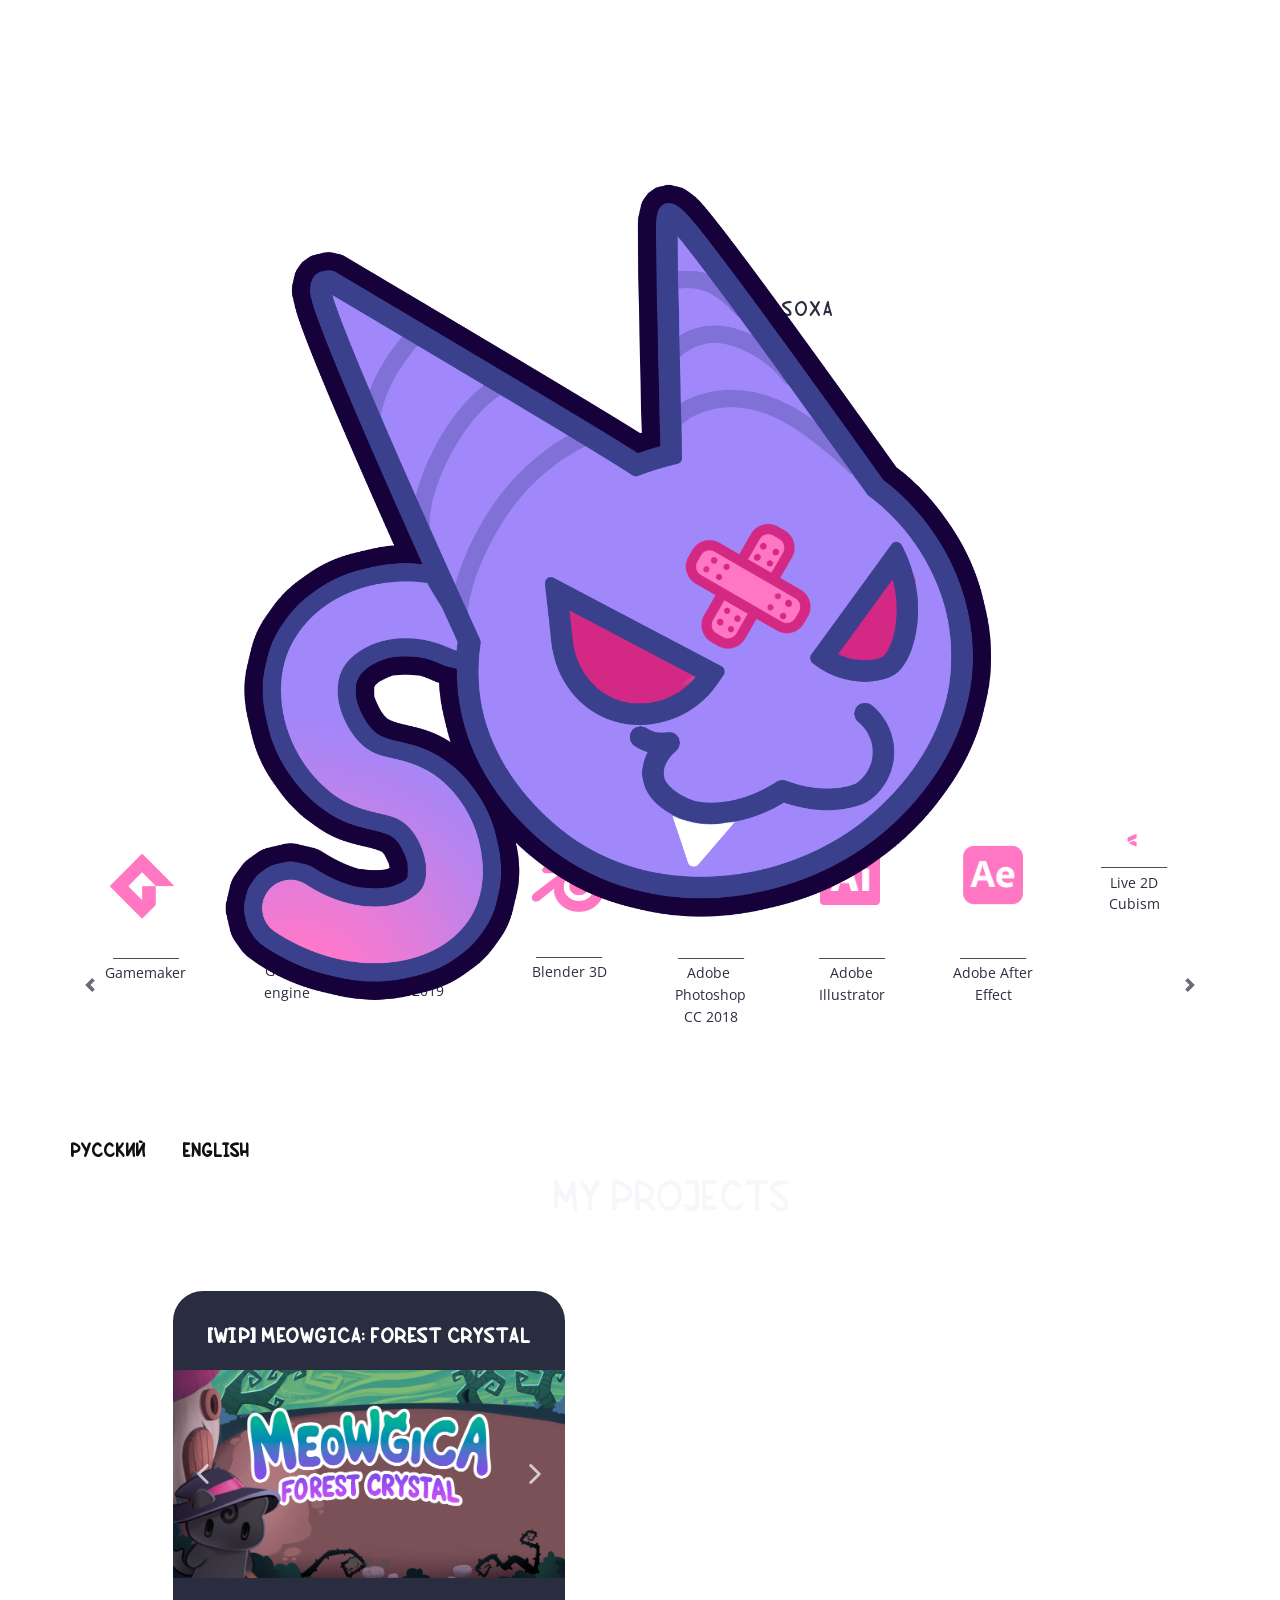
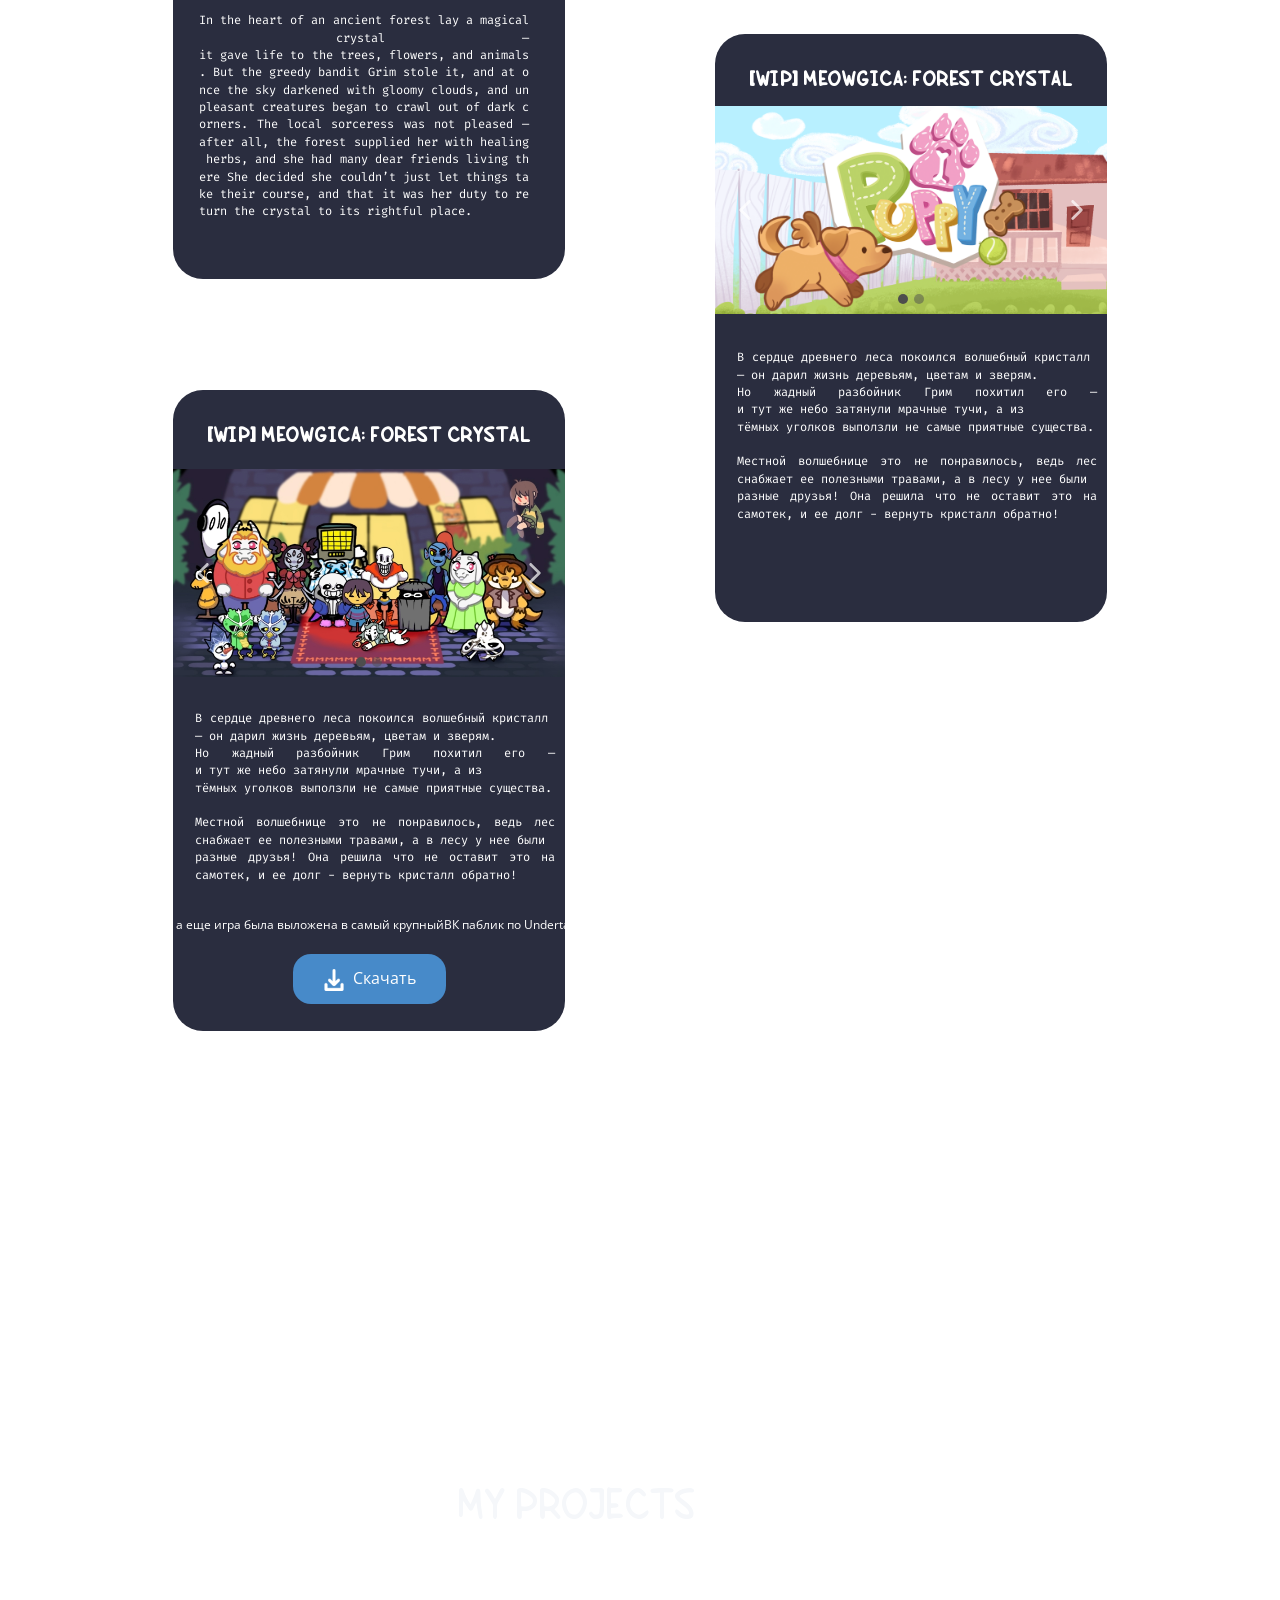
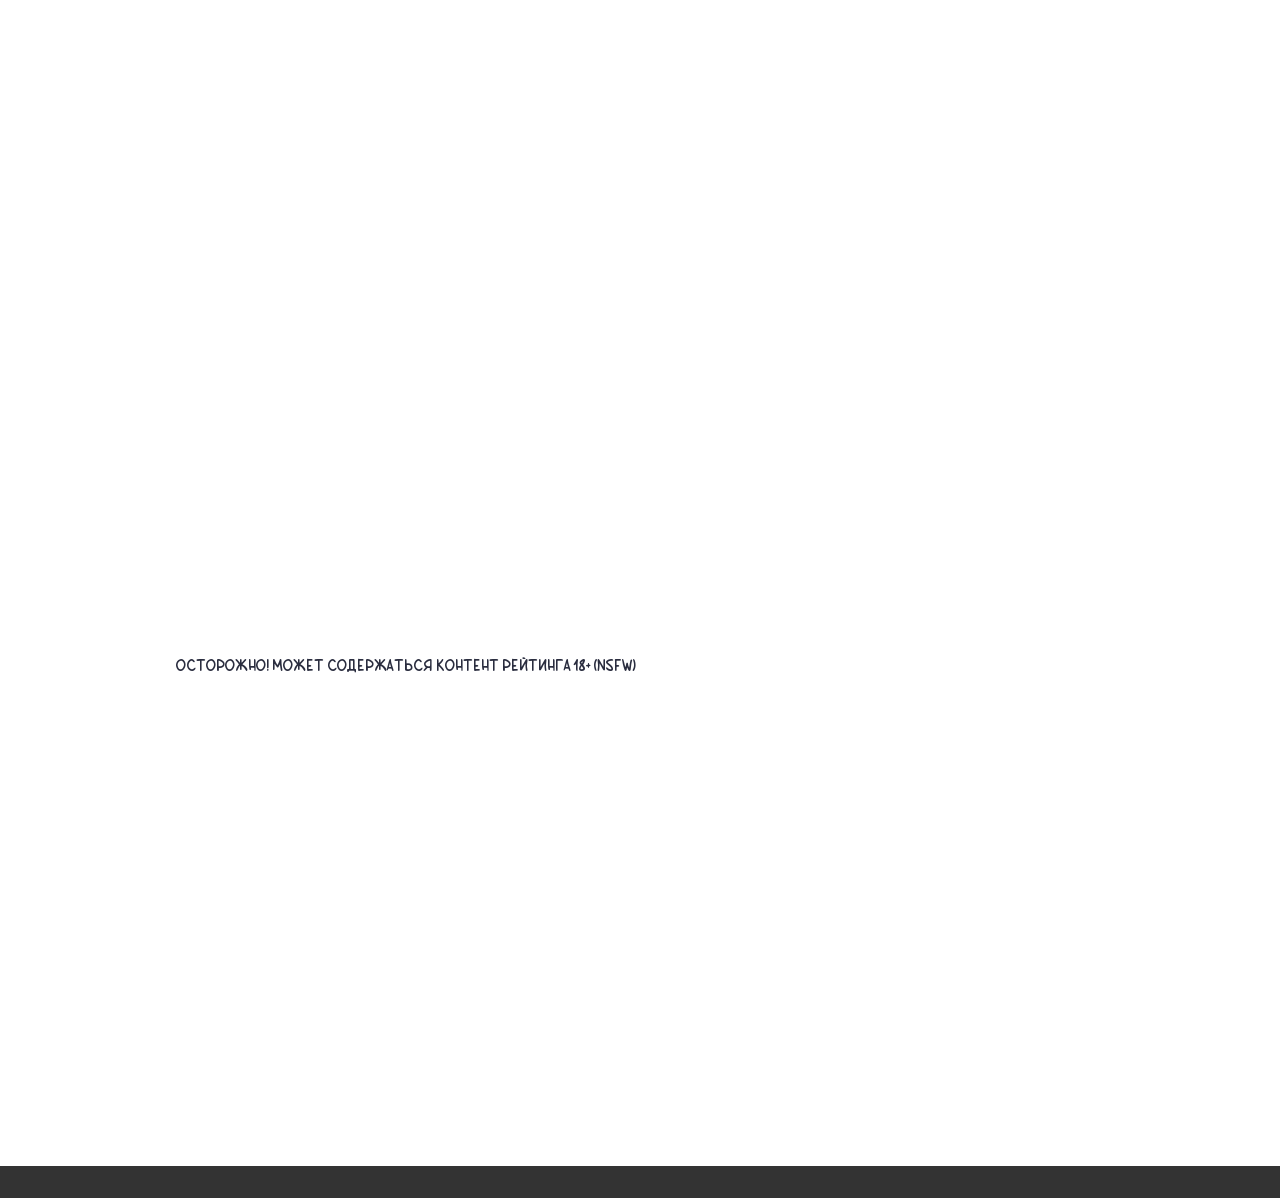
<file: en/index.html>
<!DOCTYPE html>
<html style="font-size: 16px;" lang="en"><head>
    <meta name="viewport" content="width=device-width, initial-scale=1.0">
    <meta charset="utf-8">
    <meta name="keywords" content="ИНТУИТИВНЫЙ">
    <meta name="description" content="">
    <title>Страница 1</title>
    <link rel="stylesheet" href="../nicepage.css" media="screen">
<link rel="stylesheet" href="../Страница-1.css" media="screen">
    <script class="u-script" type="text/javascript" src="../jquery.js" defer=""></script>
    <script class="u-script" type="text/javascript" src="../nicepage.js" defer=""></script>
    <meta name="generator" content="Nicepage 8.5.1, nicepage.com">
    
    
    
    
    
    
    
    
    <link id="u-page-google-font" rel="stylesheet" href="https://fonts.googleapis.com/css2?display=swap&amp;family=Roboto:ital,wght@0,100;0,200;0,300;0,400;0,500;0,600;0,700;0,800;0,900;1,100;1,200;1,300;1,400;1,500;1,600;1,700;1,800;1,900&amp;family=Open+Sans:ital,wght@0,300;0,400;0,500;0,600;0,700;0,800;1,300;1,400;1,500;1,600;1,700;1,800&amp;family=Fira+Code:wght@300;400;500;600;700">
    <script type="application/ld+json">{
		"@context": "http://schema.org",
		"@type": "Organization",
		"name": "",
		"logo": "../images/f9166093-0383-c936-de90-ed0615a75039.png"
}</script>
    <meta name="theme-color" content="#478ac9">
    <meta property="og:title" content="">
    <meta property="og:type" content="website">
  </head>
  <body data-home-page="Страница-1.html" data-home-page-title="Страница 1" data-path-to-root="../" data-include-products="true" class="u-body u-clearfix u-overlap u-xl-mode" data-lang="en"><header class="u-clearfix u-header u-image u-sticky u-sticky-1c4a u-header" id="header" data-image-width="1920" data-image-height="307"><style class="u-sticky-style" data-style-id="1c4a"></style><div class="u-clearfix u-sheet u-sheet-1">
        <a href="#" class="infinite u-align-left-xs u-image u-logo u-image-1" data-image-width="2000" data-image-height="2000" data-animation-name="tada" data-animation-duration="3000" data-animation-delay="1000" data-animation-direction="" data-animation-out="0">
          <img src="../images/f9166093-0383-c936-de90-ed0615a75039.png" class="u-logo-image u-logo-image-1">
        </a>
        <div class="u-language u-language-content-text u-language-layout-icons u-spacing-37 u-language-1">
          <a class="u-custom-font u-language-top-url u-language-url u-text-custom-color-4" data-lang-text="Русский" href="../Страница-1.html" data-language="ru" style="font-family: Zametka_Parletter; font-weight: 700;"><span class="u-icon u-language-icon u-language-ru u-icon-1"><svg xmlns="http://www.w3.org/2000/svg" xmlns:xlink="http://www.w3.org/1999/xlink" version="1.1" xml:space="preserve" class="u-svg-content" viewBox="0 0 112 112" x="0px" y="0px" style="width: 1em; height: 1em;"><rect y="16" fill="#F4F4F4" width="112" height="26.7"></rect><rect y="42.7" fill="#323E95" width="112" height="26.7"></rect><rect y="69.3" fill="#D8001E" width="112" height="26.7"></rect></svg></span>
          </a>
          <a class="u-custom-font u-language-top-url u-language-url u-text-custom-color-4" data-lang-text="English" href="../en/Страница-1.html" data-language="en" style="font-family: Zametka_Parletter; font-weight: 700;"><span class="u-icon u-language-en u-language-icon u-icon-2"><svg xmlns="http://www.w3.org/2000/svg" xmlns:xlink="http://www.w3.org/1999/xlink" version="1.1" xml:space="preserve" class="u-svg-content" viewBox="0 0 112 112" x="0px" y="0px" style="width: 1em; height: 1em;"><rect y="16" fill="#19237F" width="112" height="80"></rect><path fill="#EDEDED" d="M47.8,16h3.5v33.7H0v-4.8h27.5L0,25.9v-3.8l33.2,22.8h7.7L0,16.8V16h8.8l39,26.9V16z M75,44.9h-7.7L109.4,16
	h-5.1L65.1,42.9V16h-3.4v33.7H112v-4.8H85.4L112,26.6v-7L75,44.9z M61.7,96h3.4V70.7l37,25.3h9.9v-0.8L73.2,68.7H81l31,21.2v-3.1
	L85.4,68.7H112v-4.8H61.7V96z M0,68.7h27.5L0,87.7v7.8l39.1-26.8h7.8L7.1,96H11l36.8-25.3V96h3.5V63.9H0V68.7z"></path><path fill="#BD0034" d="M112,16v3.6L75,44.9h-7.7L109.4,16H112z M73.2,68.7L112,95.2v-5.3L81,68.7H73.2z M40.9,44.9L0,16.8v5.3
	l33.2,22.8C33.2,44.9,40.9,44.9,40.9,44.9z M39.1,68.7L0,95.5V96h7.1l39.8-27.3H39.1z M61.7,16H51.3v33.7H0v14.2h51.3V96h10.4V63.9
	H112V49.7H61.7V16z"></path></svg></span>
          </a>
        </div>
      </div></header>
    <section class="u-clearfix u-section-1" id="block-7">
      <div class="u-clearfix u-sheet u-sheet-1">
        <p class="u-align-center u-custom-font u-text u-text-white u-text-1" data-animation-name="bounceIn" data-animation-duration="1000" data-animation-delay="0" data-animation-direction="">​&nbsp;​ HELLO, MY NAME IS SONYA OR JUST <span class="u-text-custom-color-5">soxa</span>!​</p>
        <p class="u-align-left u-custom-font u-font-fira-code u-text u-text-white u-text-2"><span style="font-weight: 700;">​</span><span style="font-weight: 700;">My&nbsp;Story</span><br>​I’ve&nbsp;always&nbsp;loved&nbsp;drawing,&nbsp;but&nbsp;unfortunately,&nbsp;I&nbsp;never&nbsp;got&nbsp;to&nbsp;attend&nbsp;an&nbsp;art&nbsp;school&nbsp;as&nbsp;a&nbsp;child.&nbsp;However,&nbsp;that&nbsp;didn’t&nbsp;stop&nbsp;me&nbsp;from&nbsp;developing&nbsp;an&nbsp;artistic&nbsp;eye&nbsp;and&nbsp;other&nbsp;skills&nbsp;that&nbsp;helped&nbsp;me&nbsp;grow&nbsp;creatively.&nbsp;In&nbsp;middle&nbsp;school,&nbsp;I&nbsp;got&nbsp;my&nbsp;first&nbsp;computer,&nbsp;and&nbsp;that’s&nbsp;when&nbsp;I&nbsp;started&nbsp;exploring&nbsp;digital&nbsp;art.&nbsp;I&nbsp;can’t&nbsp;quite&nbsp;remember&nbsp;exactly&nbsp;when&nbsp;I&nbsp;became&nbsp;interested&nbsp;in&nbsp;game&nbsp;development,&nbsp;but&nbsp;I&nbsp;think&nbsp;it&nbsp;happened&nbsp;after&nbsp;playing&nbsp;Undertale&nbsp;and&nbsp;Fran&nbsp;Bow.&nbsp;My&nbsp;first&nbsp;game&nbsp;engine&nbsp;was&nbsp;Construct&nbsp;2&nbsp;— I&nbsp;chose&nbsp;it&nbsp;simply&nbsp;because&nbsp;it&nbsp;didn’t&nbsp;require&nbsp;text-based&nbsp;programming&nbsp;skills.&nbsp;For&nbsp;a&nbsp;long&nbsp;time&nbsp;after&nbsp;that,&nbsp;I&nbsp;set&nbsp;aside&nbsp;the&nbsp;idea&nbsp;of&nbsp;making&nbsp;games&nbsp;and&nbsp;continued&nbsp;focusing&nbsp;on&nbsp;drawing&nbsp;and&nbsp;3D&nbsp;modelling.After&nbsp;working&nbsp;at&nbsp;Rostelecom,&nbsp;I&nbsp;realized&nbsp;that&nbsp;programming&nbsp;is&nbsp;also&nbsp;a&nbsp;form&nbsp;of&nbsp;creativity&nbsp;— after&nbsp;all,&nbsp;every&nbsp;developer&nbsp;has&nbsp;their&nbsp;own&nbsp;unique&nbsp;coding&nbsp;style,&nbsp;even&nbsp;if&nbsp;it’s&nbsp;not&nbsp;the&nbsp;most&nbsp;correct&nbsp;or&nbsp;optimized&nbsp;one.&nbsp;I&nbsp;want&nbsp;to&nbsp;show&nbsp;that&nbsp;if&nbsp;you&nbsp;have&nbsp;a&nbsp;good&nbsp;artistic&nbsp;eye&nbsp;and&nbsp;creative&nbsp;sensitivity,&nbsp;you&nbsp;can&nbsp;learn&nbsp;and&nbsp;master&nbsp;absolutely&nbsp;any&nbsp;other&nbsp;skill.</p>
      </div>
    </section>
    <section class="u-clearfix u-section-2" id="block-9">
      <div class="u-clearfix u-sheet u-sheet-1">
        <div class="u-align-center-lg u-align-center-md u-align-center-sm u-align-center-xs u-expanded-width-md u-expanded-width-sm u-expanded-width-xl u-expanded-width-xs u-layout-horizontal u-list u-list-1">
          <div class="u-layout-spacing-all u-repeater u-repeater-1">
            <div class="u-align-center u-container-align-center u-container-style u-list-item u-repeater-item">
              <div class="u-container-layout u-similar-container u-valign-bottom-md u-valign-bottom-sm u-container-layout-1">
                <p class="u-align-center-lg u-align-center-md u-align-center-sm u-align-center-xs u-text u-text-custom-color-5 u-text-1">​<span class="u-icon-1 u-file-icon u-icon u-text-custom-color-5" style="font-size: 5.2778em"><img src="../images/gamemaker_icon-09b420da.png" alt="" data-color="#df1082"></span>&nbsp;&nbsp;<br>___________​​<br>Gamemaker</p>
              </div>
            </div>
            <div class="u-align-center u-container-align-center u-container-style u-list-item u-repeater-item">
              <div class="u-container-layout u-similar-container u-valign-bottom-md u-valign-bottom-sm u-container-layout-2">
                <p class="u-align-center-lg u-align-center-md u-align-center-sm u-align-center-xs u-text u-text-custom-color-5 u-text-2">​<span class="u-icon-2 u-file-icon u-icon u-text-custom-color-5" style="font-size: 5.1667em"><img src="../images/godot_icon-620809c1.png" alt="" data-color="#df1082"></span>&nbsp;<br>&nbsp;___________​<br>Godot​&nbsp;<br>engine</p>
              </div>
            </div>
            <div class="u-align-center u-container-align-center u-container-style u-list-item u-repeater-item">
              <div class="u-container-layout u-similar-container u-valign-bottom-md u-valign-bottom-sm u-container-layout-3">
                <p class="u-align-center-lg u-align-center-md u-align-center-sm u-align-center-xs u-text u-text-custom-color-5 u-text-3">​<span class="u-icon-3 u-file-icon u-icon u-text-custom-color-5" style="font-size: 5.1112em"><img src="../images/corelr_icon-fbf6f27f.png" alt="" data-color="#df1082"></span><br>&nbsp;___________​<br>​Corel draw 2019</p>
              </div>
            </div>
            <div class="u-align-center u-container-align-center u-container-style u-list-item u-repeater-item">
              <div class="u-container-layout u-similar-container u-valign-bottom-md u-valign-bottom-sm u-container-layout-4">
                <p class="u-align-center-lg u-align-center-md u-align-center-sm u-align-center-xs u-text u-text-custom-color-5 u-text-4">​<span class="u-icon-4 u-file-icon u-icon u-text-custom-color-5" style="font-size: 5.2223em; vertical-align: -1px; margin-right: 0"><img src="../images/blender_icon-cd3460ef.png" alt="" data-color="#df1082"></span>&nbsp;<br>___________​<br>Ble​nde​r 3D</p>
              </div>
            </div>
            <div class="u-align-center u-container-align-center u-container-style u-list-item u-repeater-item">
              <div class="u-container-layout u-similar-container u-valign-bottom-md u-valign-bottom-sm u-container-layout-5">
                <p class="u-align-center-lg u-align-center-md u-align-center-sm u-align-center-xs u-text u-text-custom-color-5 u-text-5">​<span class="u-icon-5 u-file-icon u-icon u-text-custom-color-5" style="font-size: 4.2778em"><img src="../images/1781-3358bef1.png" alt="" data-color="#030104"></span>&nbsp;<br><br>___________​<br>Adobe&nbsp;<br>Photosh​​​​​op CC 2018</p>
              </div>
            </div>
            <div class="u-align-center u-container-align-center u-container-style u-list-item u-repeater-item">
              <div class="u-container-layout u-similar-container u-valign-bottom-md u-valign-bottom-sm u-container-layout-6">
                <p class="u-align-center-lg u-align-center-md u-align-center-sm u-align-center-xs u-text u-text-custom-color-5 u-text-6">​<span class="u-icon-6 u-file-icon u-icon u-text-custom-color-5" style="font-size: 4.2778em"><img src="../images/1759-2cb62ba3.png" alt="" data-color="#030104"></span>&nbsp;<br><br>___________​<br>​Adobe Illustrator</p>
              </div>
            </div>
            <div class="u-align-center u-container-align-center u-container-style u-list-item u-repeater-item">
              <div class="u-container-layout u-similar-container u-valign-bottom-md u-valign-bottom-sm u-container-layout-7">
                <p class="u-align-center-lg u-align-center-md u-align-center-sm u-align-center-xs u-text u-text-custom-color-5 u-text-7">​<span class="u-icon-7 u-file-icon u-icon u-text-custom-color-5" style="font-size: 4.2778em; vertical-align: 0px; margin-right: 0"><img src="../images/AE_icon-9ff6f0d6.png" alt="" data-color="#df1082"></span><br>&nbsp;​<br>___________​<br>Adobe After Effect<br></p>
              </div>
            </div>
            <div class="u-align-center u-container-align-center u-container-style u-list-item u-repeater-item">
              <div class="u-container-layout u-similar-container u-valign-bottom-md u-valign-bottom-sm u-container-layout-8">
                <p class="u-align-center-lg u-align-center-md u-align-center-sm u-align-center-xs u-text u-text-custom-color-5 u-text-8">​<span class="u-block-7425-75 u-file-icon u-icon u-text-custom-color-5" style="height: 0px; font-size: 0.875rem"><img src="../images/live2d_icon-022be82f.png" alt="" data-color="#df1082"></span>&nbsp;<br>___________<br>Live 2D<br>Cubism​</p>
              </div>
            </div>
          </div>
          <a class="u-absolute-vcenter-xl u-gallery-nav u-gallery-nav-prev u-icon-circle u-opacity u-opacity-70 u-spacing-10 u-text-custom-color-5 u-text-hover-custom-color-4 u-gallery-nav-1" href="#" role="button"><span aria-hidden="true">
              <svg viewBox="0 0 8 8"><path d="M5.25 0l-4 4 4 4 1.5-1.5-2.5-2.5 2.5-2.5-1.5-1.5z"></path></svg></span><span class="sr-only">
              <svg viewBox="0 0 8 8"><path d="M5.25 0l-4 4 4 4 1.5-1.5-2.5-2.5 2.5-2.5-1.5-1.5z"></path></svg></span>
          </a>
          <a class="u-absolute-vcenter-xl u-gallery-nav u-gallery-nav-next u-icon-circle u-opacity u-opacity-70 u-spacing-10 u-text-custom-color-5 u-text-hover-custom-color-4 u-gallery-nav-2" href="#" role="button"><span aria-hidden="true">
              <svg viewBox="0 0 8 8"><path d="M2.75 0l-1.5 1.5 2.5 2.5-2.5 2.5 1.5 1.5 4-4-4-4z"></path></svg></span><span class="sr-only">
              <svg viewBox="0 0 8 8"><path d="M2.75 0l-1.5 1.5 2.5 2.5-2.5 2.5 1.5 1.5 4-4-4-4z"></path></svg></span>
          </a>
        </div>
        <p class="u-custom-font u-text u-text-custom-color-5 u-text-default u-text-9">What i use?​</p>
      </div>
    </section>
    <section class="u-clearfix u-section-3" id="block-8">
      <div class="u-clearfix u-sheet u-sheet-1">
        <h2 class="u-align-center u-custom-font u-text u-text-default u-text-palette-5-light-3 u-text-1">​<span class="u-file-icon u-icon u-text-white" style=""><img src="../images/982036-11ea0044.png" alt="" data-color="#000000"></span>&nbsp; &nbsp;my projects</h2>
        <div class="custom-expanded infinite u-container-style u-custom-color-5 u-group u-radius u-shape-round u-group-1">
          <div class="u-container-layout u-container-layout-1">
            <p class="u-align-center u-custom-font u-text u-text-2"><span style="font-size: 1.125rem; font-weight: 700;">[WiP] Meowgica: forest crystal​</span><br></p>
            <div class="u-carousel u-expanded-width u-gallery u-layout-carousel u-lightbox u-no-transition u-show-text-none u-gallery-1" id="carousel-a23c" data-interval="5000" data-u-ride="carousel">
              <ol class="u-absolute-hcenter u-carousel-indicators u-carousel-indicators-1">
                <li data-u-target="#carousel-a23c" data-u-slide-to="0" class="u-active u-grey-70 u-shape-circle" style="width: 10px; height: 10px;"></li>
                <li data-u-target="#carousel-a23c" data-u-slide-to="1" class="u-grey-70 u-shape-circle" style="width: 10px; height: 10px;"></li>
                <li data-u-target="#carousel-a23c" data-u-slide-to="2" class="u-grey-70 u-shape-circle" style="width: 10px; height: 10px;"></li>
              </ol>
              <div class="u-carousel-inner u-gallery-inner u-gallery-inner-1" role="listbox">
                <div class="u-active u-carousel-item u-gallery-item u-shape-rectangle u-carousel-item-1">
                  <div class="u-back-slide" data-image-width="1920" data-image-height="1080">
                    <img class="u-back-image u-expanded" src="../images/6f9abb14-f19c-8766-57af-8551397010f3.png">
                  </div>
                  <div class="u-align-center u-container-align-left u-over-slide u-valign-bottom u-over-slide-1">
                    <p class="u-align-left u-gallery-heading" style="--text-color-var: #ffffff; margin-left: 0px; margin-right: auto;">Пример заголовка</p>
                    <p class="u-align-left u-custom-color-6 u-gallery-text u-text-color-var" style="--text-color-var: #ffffff; margin-left: 0px; margin-right: auto;">Пример текста</p>
                  </div>
                </div>
                <div class="u-carousel-item u-gallery-item u-shape-rectangle u-carousel-item-2" data-image-width="1362" data-image-height="765">
                  <div class="u-back-slide">
                    <img class="u-back-image u-expanded" src="../images/34s.jpg">
                  </div>
                  <div class="u-align-center u-container-align-left u-over-slide u-valign-bottom u-over-slide-2">
                    <p class="u-align-left u-gallery-heading" style="--text-color-var: #ffffff; margin-left: 0px; margin-right: auto;"></p>
                  </div>
                  <style data-mode="XL" data-visited="true"></style>
                  <style data-mode="LG"></style>
                  <style data-mode="MD" data-visited="true"></style>
                  <style data-mode="SM"></style>
                  <style data-mode="XS" data-visited="true"></style>
                </div>
                <div class="u-carousel-item u-gallery-item u-shape-rectangle u-carousel-item-3" data-image-width="1352" data-image-height="767">
                  <div class="u-back-slide">
                    <img class="u-back-image u-expanded" src="../images/sd.jpg">
                  </div>
                  <div class="u-align-center u-container-align-left u-over-slide u-valign-bottom u-over-slide-3">
                    <p class="u-align-left u-gallery-heading" style="--text-color-var: #ffffff; margin-left: 0px; margin-right: auto;"></p>
                  </div>
                  <style data-mode="XL" data-visited="true"></style>
                  <style data-mode="LG"></style>
                  <style data-mode="MD" data-visited="true"></style>
                  <style data-mode="SM"></style>
                  <style data-mode="XS" data-visited="true"></style>
                </div>
              </div>
              <a class="u-absolute-vcenter u-carousel-control u-carousel-control-prev u-icon-circle u-opacity u-opacity-70 u-spacing-10 u-text-white u-carousel-control-1" href="#carousel-a23c" role="button" data-u-slide="prev"><span aria-hidden="true">
                  <svg viewBox="0 0 451.847 451.847"><path d="M97.141,225.92c0-8.095,3.091-16.192,9.259-22.366L300.689,9.27c12.359-12.359,32.397-12.359,44.751,0
c12.354,12.354,12.354,32.388,0,44.748L173.525,225.92l171.903,171.909c12.354,12.354,12.354,32.391,0,44.744
c-12.354,12.365-32.386,12.365-44.745,0l-194.29-194.281C100.226,242.115,97.141,234.018,97.141,225.92z"></path></svg></span><span class="sr-only">
                  <svg viewBox="0 0 451.847 451.847"><path d="M97.141,225.92c0-8.095,3.091-16.192,9.259-22.366L300.689,9.27c12.359-12.359,32.397-12.359,44.751,0
c12.354,12.354,12.354,32.388,0,44.748L173.525,225.92l171.903,171.909c12.354,12.354,12.354,32.391,0,44.744
c-12.354,12.365-32.386,12.365-44.745,0l-194.29-194.281C100.226,242.115,97.141,234.018,97.141,225.92z"></path></svg></span>
              </a>
              <a class="u-absolute-vcenter u-carousel-control u-carousel-control-next u-icon-circle u-opacity u-opacity-70 u-spacing-10 u-text-white u-carousel-control-2" href="#carousel-a23c" role="button" data-u-slide="next"><span aria-hidden="true">
                  <svg viewBox="0 0 451.846 451.847"><path d="M345.441,248.292L151.154,442.573c-12.359,12.365-32.397,12.365-44.75,0c-12.354-12.354-12.354-32.391,0-44.744
L278.318,225.92L106.409,54.017c-12.354-12.359-12.354-32.394,0-44.748c12.354-12.359,32.391-12.359,44.75,0l194.287,194.284
c6.177,6.18,9.262,14.271,9.262,22.366C354.708,234.018,351.617,242.115,345.441,248.292z"></path></svg></span><span class="sr-only">
                  <svg viewBox="0 0 451.846 451.847"><path d="M345.441,248.292L151.154,442.573c-12.359,12.365-32.397,12.365-44.75,0c-12.354-12.354-12.354-32.391,0-44.744
L278.318,225.92L106.409,54.017c-12.354-12.359-12.354-32.394,0-44.748c12.354-12.359,32.391-12.359,44.75,0l194.287,194.284
c6.177,6.18,9.262,14.271,9.262,22.366C354.708,234.018,351.617,242.115,345.441,248.292z"></path></svg></span>
              </a>
            </div>
            <p class="u-align-justify u-custom-font u-font-fira-code u-text u-text-3">​In&nbsp;the&nbsp;heart&nbsp;of&nbsp;an&nbsp;ancient&nbsp;forest&nbsp;lay&nbsp;a&nbsp;magical&nbsp;crystal&nbsp;— it&nbsp;gave&nbsp;life&nbsp;to&nbsp;the&nbsp;trees,&nbsp;flowers,&nbsp;and&nbsp;animals.&nbsp;But&nbsp;the&nbsp;greedy&nbsp;bandit&nbsp;Grim&nbsp;stole&nbsp;it,&nbsp;and&nbsp;at&nbsp;once&nbsp;the&nbsp;sky&nbsp;darkened&nbsp;with&nbsp;gloomy&nbsp;clouds,&nbsp;and&nbsp;unpleasant&nbsp;creatures&nbsp;began&nbsp;to&nbsp;crawl&nbsp;out&nbsp;of&nbsp;dark&nbsp;corners.&nbsp;The&nbsp;local&nbsp;sorceress&nbsp;was&nbsp;not&nbsp;pleased&nbsp;— after&nbsp;all,&nbsp;the&nbsp;forest&nbsp;supplied&nbsp;her&nbsp;with&nbsp;healing&nbsp;herbs,&nbsp;and&nbsp;she&nbsp;had&nbsp;many&nbsp;dear&nbsp;friends&nbsp;living&nbsp;there&nbsp;She&nbsp;decided&nbsp;she&nbsp;couldn’t&nbsp;just&nbsp;let&nbsp;things&nbsp;take&nbsp;their&nbsp;course,&nbsp;and&nbsp;that&nbsp;it&nbsp;was&nbsp;her&nbsp;duty&nbsp;to&nbsp;return&nbsp;the&nbsp;crystal&nbsp;to&nbsp;its&nbsp;rightful&nbsp;place.</p>
          </div>
        </div>
        <div class="custom-expanded u-container-style u-custom-color-5 u-group u-radius u-shape-round u-group-2">
          <div class="u-container-layout u-container-layout-2">
            <p class="u-align-center u-custom-font u-text u-text-4"><span style="font-size: 1.125rem; font-weight: 700;">[WiP] Meowgica: forest crystal​</span><br></p>
            <div class="u-carousel u-expanded-width u-gallery u-layout-carousel u-lightbox u-no-transition u-show-text-none u-gallery-2" id="carousel-2b29" data-interval="5000" data-u-ride="carousel">
              <ol class="u-absolute-hcenter u-carousel-indicators u-carousel-indicators-2">
                <li data-u-target="#carousel-2b29" data-u-slide-to="0" class="u-active u-grey-70 u-shape-circle" style="width: 10px; height: 10px;"></li>
                <li data-u-target="#carousel-2b29" data-u-slide-to="1" class="u-grey-70 u-shape-circle" style="width: 10px; height: 10px;"></li>
              </ol>
              <div class="u-carousel-inner u-gallery-inner u-gallery-inner-2" role="listbox">
                <div class="u-active u-carousel-item u-gallery-item u-shape-rectangle u-carousel-item-4">
                  <div class="u-back-slide" data-image-width="1920" data-image-height="1080">
                    <img class="u-back-image u-expanded" src="../images/puppy_icon.png">
                  </div>
                  <div class="u-align-center u-container-align-left u-over-slide u-valign-bottom u-over-slide-4">
                    <p class="u-align-left u-gallery-heading" style="--text-color-var: #ffffff; margin-left: 0px; margin-right: auto;">Пример заголовка</p>
                    <p class="u-align-left u-custom-color-6 u-gallery-text u-text-color-var" style="--text-color-var: #ffffff; margin-left: 0px; margin-right: auto;">Пример текста</p>
                  </div>
                </div>
                <div class="u-carousel-item u-gallery-item u-shape-rectangle u-carousel-item-5" data-image-width="1352" data-image-height="767">
                  <div class="u-back-slide" data-image-width="1280" data-image-height="720">
                    <img class="u-back-image u-expanded" src="../images/we.jpg">
                  </div>
                  <div class="u-align-center u-container-align-left u-over-slide u-valign-bottom u-over-slide-5">
                    <p class="u-align-left u-gallery-heading" style="--text-color-var: #ffffff; margin-left: 0px; margin-right: auto;"></p>
                  </div>
                  <style data-mode="XL" data-visited="true"></style>
                  <style data-mode="LG"></style>
                  <style data-mode="MD" data-visited="true"></style>
                  <style data-mode="SM"></style>
                  <style data-mode="XS" data-visited="true"></style>
                </div>
              </div>
              <a class="u-absolute-vcenter u-carousel-control u-carousel-control-prev u-icon-circle u-opacity u-opacity-70 u-spacing-10 u-text-white u-carousel-control-3" href="#carousel-2b29" role="button" data-u-slide="prev"><span aria-hidden="true">
                  <svg viewBox="0 0 451.847 451.847"><path d="M97.141,225.92c0-8.095,3.091-16.192,9.259-22.366L300.689,9.27c12.359-12.359,32.397-12.359,44.751,0
c12.354,12.354,12.354,32.388,0,44.748L173.525,225.92l171.903,171.909c12.354,12.354,12.354,32.391,0,44.744
c-12.354,12.365-32.386,12.365-44.745,0l-194.29-194.281C100.226,242.115,97.141,234.018,97.141,225.92z"></path></svg></span><span class="sr-only">
                  <svg viewBox="0 0 451.847 451.847"><path d="M97.141,225.92c0-8.095,3.091-16.192,9.259-22.366L300.689,9.27c12.359-12.359,32.397-12.359,44.751,0
c12.354,12.354,12.354,32.388,0,44.748L173.525,225.92l171.903,171.909c12.354,12.354,12.354,32.391,0,44.744
c-12.354,12.365-32.386,12.365-44.745,0l-194.29-194.281C100.226,242.115,97.141,234.018,97.141,225.92z"></path></svg></span>
              </a>
              <a class="u-absolute-vcenter u-carousel-control u-carousel-control-next u-icon-circle u-opacity u-opacity-70 u-spacing-10 u-text-white u-carousel-control-4" href="#carousel-2b29" role="button" data-u-slide="next"><span aria-hidden="true">
                  <svg viewBox="0 0 451.846 451.847"><path d="M345.441,248.292L151.154,442.573c-12.359,12.365-32.397,12.365-44.75,0c-12.354-12.354-12.354-32.391,0-44.744
L278.318,225.92L106.409,54.017c-12.354-12.359-12.354-32.394,0-44.748c12.354-12.359,32.391-12.359,44.75,0l194.287,194.284
c6.177,6.18,9.262,14.271,9.262,22.366C354.708,234.018,351.617,242.115,345.441,248.292z"></path></svg></span><span class="sr-only">
                  <svg viewBox="0 0 451.846 451.847"><path d="M345.441,248.292L151.154,442.573c-12.359,12.365-32.397,12.365-44.75,0c-12.354-12.354-12.354-32.391,0-44.744
L278.318,225.92L106.409,54.017c-12.354-12.359-12.354-32.394,0-44.748c12.354-12.359,32.391-12.359,44.75,0l194.287,194.284
c6.177,6.18,9.262,14.271,9.262,22.366C354.708,234.018,351.617,242.115,345.441,248.292z"></path></svg></span>
              </a>
            </div>
            <p class="u-align-justify u-custom-font u-font-fira-code u-text u-text-5">​В&nbsp;сердце&nbsp;древнего&nbsp;леса&nbsp;покоился&nbsp;волшебный&nbsp;кристалл&nbsp;— он&nbsp;дарил&nbsp;жизнь&nbsp;деревьям,&nbsp;цветам&nbsp;и&nbsp;зверям.&nbsp;<br>Но&nbsp;жадный&nbsp;разбойник&nbsp;Грим&nbsp;похитил&nbsp;его&nbsp;— и&nbsp;тут&nbsp;же&nbsp;небо&nbsp;затянули&nbsp;мрачные&nbsp;тучи,&nbsp;а&nbsp;из&nbsp;<br>т​ёмных&nbsp;уголков&nbsp;выползли не самые приятные существа.<br><br>Местной  волшебнице это  не понравилось, ведь лес снабжает ее полезными травами, а в лесу у нее были <br>разные друзья! Она решила что не оставит это на самотек, и ее долг - вернуть кристалл обратно!</p>
          </div>
        </div>
        <div class="u-container-style u-custom-color-5 u-expanded-width-xs u-group u-radius u-shape-round u-group-3">
          <div class="u-container-layout u-container-layout-3">
            <p class="u-align-center u-custom-font u-text u-text-6"><span style="font-size: 1.125rem; font-weight: 700;">[WiP] Meowgica: forest crystal​</span><br></p>
            <div class="u-carousel u-expanded-width u-gallery u-layout-carousel u-lightbox u-no-transition u-show-text-none u-gallery-3" id="carousel-01e2" data-interval="5000" data-u-ride="carousel">
              <ol class="u-absolute-hcenter u-carousel-indicators u-carousel-indicators-3">
                <li data-u-target="#carousel-01e2" data-u-slide-to="0" class="u-active u-grey-70 u-shape-circle" style="width: 10px; height: 10px;"></li>
                <li data-u-target="#carousel-01e2" data-u-slide-to="1" class="u-grey-70 u-shape-circle" style="width: 10px; height: 10px;"></li>
              </ol>
              <div class="u-carousel-inner u-gallery-inner u-gallery-inner-3" role="listbox">
                <div class="u-active u-carousel-item u-gallery-item u-shape-rectangle u-carousel-item-6">
                  <div class="u-back-slide" data-image-width="1498" data-image-height="857">
                    <img class="u-back-image u-expanded" src="../images/und.jpg">
                  </div>
                  <div class="u-align-center u-container-align-left u-over-slide u-valign-bottom u-over-slide-6">
                    <p class="u-align-left u-gallery-heading" style="--text-color-var: #ffffff; margin-left: 0px; margin-right: auto;">Пример заголовка</p>
                    <p class="u-align-left u-custom-color-6 u-gallery-text u-text-color-var" style="--text-color-var: #ffffff; margin-left: 0px; margin-right: auto;">Пример текста</p>
                  </div>
                </div>
                <div class="u-carousel-item u-gallery-item u-shape-rectangle u-carousel-item-7" data-image-width="1352" data-image-height="767">
                  <div class="u-back-slide" data-image-width="1917" data-image-height="1031">
                    <img class="u-back-image u-expanded" src="../images/und2.jpg">
                  </div>
                  <div class="u-align-center u-container-align-left u-over-slide u-valign-bottom u-over-slide-7">
                    <p class="u-align-left u-gallery-heading" style="--text-color-var: #ffffff; margin-left: 0px; margin-right: auto;"></p>
                  </div>
                  <style data-mode="XL" data-visited="true"></style>
                  <style data-mode="LG"></style>
                  <style data-mode="MD" data-visited="true"></style>
                  <style data-mode="SM"></style>
                  <style data-mode="XS" data-visited="true"></style>
                </div>
              </div>
              <a class="u-absolute-vcenter u-carousel-control u-carousel-control-prev u-icon-circle u-opacity u-opacity-70 u-spacing-10 u-text-white u-carousel-control-5" href="#carousel-01e2" role="button" data-u-slide="prev"><span aria-hidden="true">
                  <svg viewBox="0 0 451.847 451.847"><path d="M97.141,225.92c0-8.095,3.091-16.192,9.259-22.366L300.689,9.27c12.359-12.359,32.397-12.359,44.751,0
c12.354,12.354,12.354,32.388,0,44.748L173.525,225.92l171.903,171.909c12.354,12.354,12.354,32.391,0,44.744
c-12.354,12.365-32.386,12.365-44.745,0l-194.29-194.281C100.226,242.115,97.141,234.018,97.141,225.92z"></path></svg></span><span class="sr-only">
                  <svg viewBox="0 0 451.847 451.847"><path d="M97.141,225.92c0-8.095,3.091-16.192,9.259-22.366L300.689,9.27c12.359-12.359,32.397-12.359,44.751,0
c12.354,12.354,12.354,32.388,0,44.748L173.525,225.92l171.903,171.909c12.354,12.354,12.354,32.391,0,44.744
c-12.354,12.365-32.386,12.365-44.745,0l-194.29-194.281C100.226,242.115,97.141,234.018,97.141,225.92z"></path></svg></span>
              </a>
              <a class="u-absolute-vcenter u-carousel-control u-carousel-control-next u-icon-circle u-opacity u-opacity-70 u-spacing-10 u-text-white u-carousel-control-6" href="#carousel-01e2" role="button" data-u-slide="next"><span aria-hidden="true">
                  <svg viewBox="0 0 451.846 451.847"><path d="M345.441,248.292L151.154,442.573c-12.359,12.365-32.397,12.365-44.75,0c-12.354-12.354-12.354-32.391,0-44.744
L278.318,225.92L106.409,54.017c-12.354-12.359-12.354-32.394,0-44.748c12.354-12.359,32.391-12.359,44.75,0l194.287,194.284
c6.177,6.18,9.262,14.271,9.262,22.366C354.708,234.018,351.617,242.115,345.441,248.292z"></path></svg></span><span class="sr-only">
                  <svg viewBox="0 0 451.846 451.847"><path d="M345.441,248.292L151.154,442.573c-12.359,12.365-32.397,12.365-44.75,0c-12.354-12.354-12.354-32.391,0-44.744
L278.318,225.92L106.409,54.017c-12.354-12.359-12.354-32.394,0-44.748c12.354-12.359,32.391-12.359,44.75,0l194.287,194.284
c6.177,6.18,9.262,14.271,9.262,22.366C354.708,234.018,351.617,242.115,345.441,248.292z"></path></svg></span>
              </a>
            </div>
            <p class="u-align-justify u-custom-font u-font-fira-code u-text u-text-7">​В&nbsp;сердце&nbsp;древнего&nbsp;леса&nbsp;покоился&nbsp;волшебный&nbsp;кристалл&nbsp;— он&nbsp;дарил&nbsp;жизнь&nbsp;деревьям,&nbsp;цветам&nbsp;и&nbsp;зверям.&nbsp;<br>Но&nbsp;жадный&nbsp;разбойник&nbsp;Грим&nbsp;похитил&nbsp;его&nbsp;— и&nbsp;тут&nbsp;же&nbsp;небо&nbsp;затянули&nbsp;мрачные&nbsp;тучи,&nbsp;а&nbsp;из&nbsp;<br>т​ёмных&nbsp;уголков&nbsp;выползли не самые приятные существа.<br><br>Местной  волшебнице это  не понравилось, ведь лес снабжает ее полезными травами, а в лесу у нее были <br>разные друзья! Она решила что не оставит это на самотек, и ее долг - вернуть кристалл обратно!</p>
            <a href="https://vk.com/wall-102603662_1323329" class="u-active-none u-border-2 u-border-custom-color-4 u-border-no-left u-border-no-right u-border-no-top u-btn u-btn-rectangle u-button-style u-hover-none u-none u-text-custom-color-4 u-btn-1"><br>
            &nbsp;а еще  игра была выложена в самый крупныйВК  паблик по  Undertale</a>
            <a href="https://drive.google.com/drive/folders/16w6fShtCVpAlW_o04_vc_lKYOSMYjCdN" class="u-border-hover-grey-60 u-border-none u-btn u-btn-round u-button-style u-custom-color-4 u-radius u-btn-2"><span class="u-file-icon u-icon u-text-white u-icon-2"><img src="../images/45162-cf89e14d.png" alt=""></span>
            &nbsp;Скачать</a>
          </div>
        </div>
      </div>
    </section>
    <section class="u-align-center u-clearfix u-container-align-center u-section-4" id="block-11">
      <div class="u-clearfix u-sheet u-valign-middle-lg u-valign-middle-sm u-sheet-1">
        <h2 class="u-align-center u-custom-font u-text u-text-default u-text-palette-5-light-3 u-text-1">​<span class=" u-file-icon u-icon u-text-white" style=""><img src="../images/982036-11ea0044.png" alt="" data-color="#000000"></span>&nbsp; &nbsp;my projects</h2>
        <ul class="u-align-left u-text u-text-white u-text-2"><li>​[ 25 мая - 7 июня 2026 ] геймджем.москва&nbsp; х PurpleFrog&nbsp; &nbsp;|&nbsp; &nbsp; 2D художник (окружение , GUI , колдун)<div class="hidden u-list-icon" style=""></div></li></ul>
      </div>
    </section>
    <section class="u-clearfix u-section-5" id="block-6">
      <div class="u-clearfix u-sheet u-sheet-1">
        <p class="u-custom-font u-text u-text-default u-text-white u-text-1">социальные​ стеи​</p>
        <p class="u-custom-font u-text u-text-custom-color-5 u-text-default u-text-2">осторожно! м​ожет содержаться контент рейтинга 18+ (NSFW​)</p>
        <a href="https://boosty.to/soxy_plush" class="u-active-none u-border-none u-border-palette-1-base u-btn u-btn-rectangle u-button-style u-custom-font u-hover-none u-none u-text-white u-btn-1" target="_blank"><span class="u-file-icon u-icon u-text-white u-icon-1"><img src="../images/boosty_icon-6b1a0fc4.png" alt=""></span>
        &nbsp; boosty</a>
        <a href="https://boosty.to/soxy_plush" class="u-active-none u-border-none u-border-palette-1-base u-btn u-btn-rectangle u-button-style u-custom-font u-hover-none u-none u-text-white u-btn-2" target="_blank"><span class="u-file-icon u-icon u-text-white u-icon-2"><img src="../images/Telegram_logo_icon.svg-b92d633e.png" alt=""></span>
        &nbsp; boosty</a>
        <a href="https://boosty.to/soxy_plush" class="u-active-none u-border-none u-border-palette-1-base u-btn u-btn-rectangle u-button-style u-custom-font u-hover-none u-none u-text-white u-btn-3" target="_blank"><span class="u-file-icon u-icon u-text-white u-icon-3"><img src="../images/dev-d1a2416a.png" alt=""></span>
        &nbsp; boosty</a>
        <a href="https://www.furaffinity.net/user/soxa" class="u-active-none u-border-none u-border-palette-1-base u-btn u-btn-rectangle u-button-style u-custom-font u-hover-none u-none u-text-white u-btn-4" target="_blank"><span class="u-file-icon u-icon u-text-white u-icon-4"><img src="../images/3077461-1617a65a.png" alt=""></span>
        &nbsp; furaffinity</a>
      </div>
    </section>
    
    
    
    <footer class="u-align-center u-clearfix u-container-align-center u-custom-color-4 u-footer u-footer" id="footer"><div class="u-clearfix u-sheet u-sheet-1"></div></footer>
    <section class="u-backlink u-clearfix u-grey-80"></section>
  
</body></html>
</file>
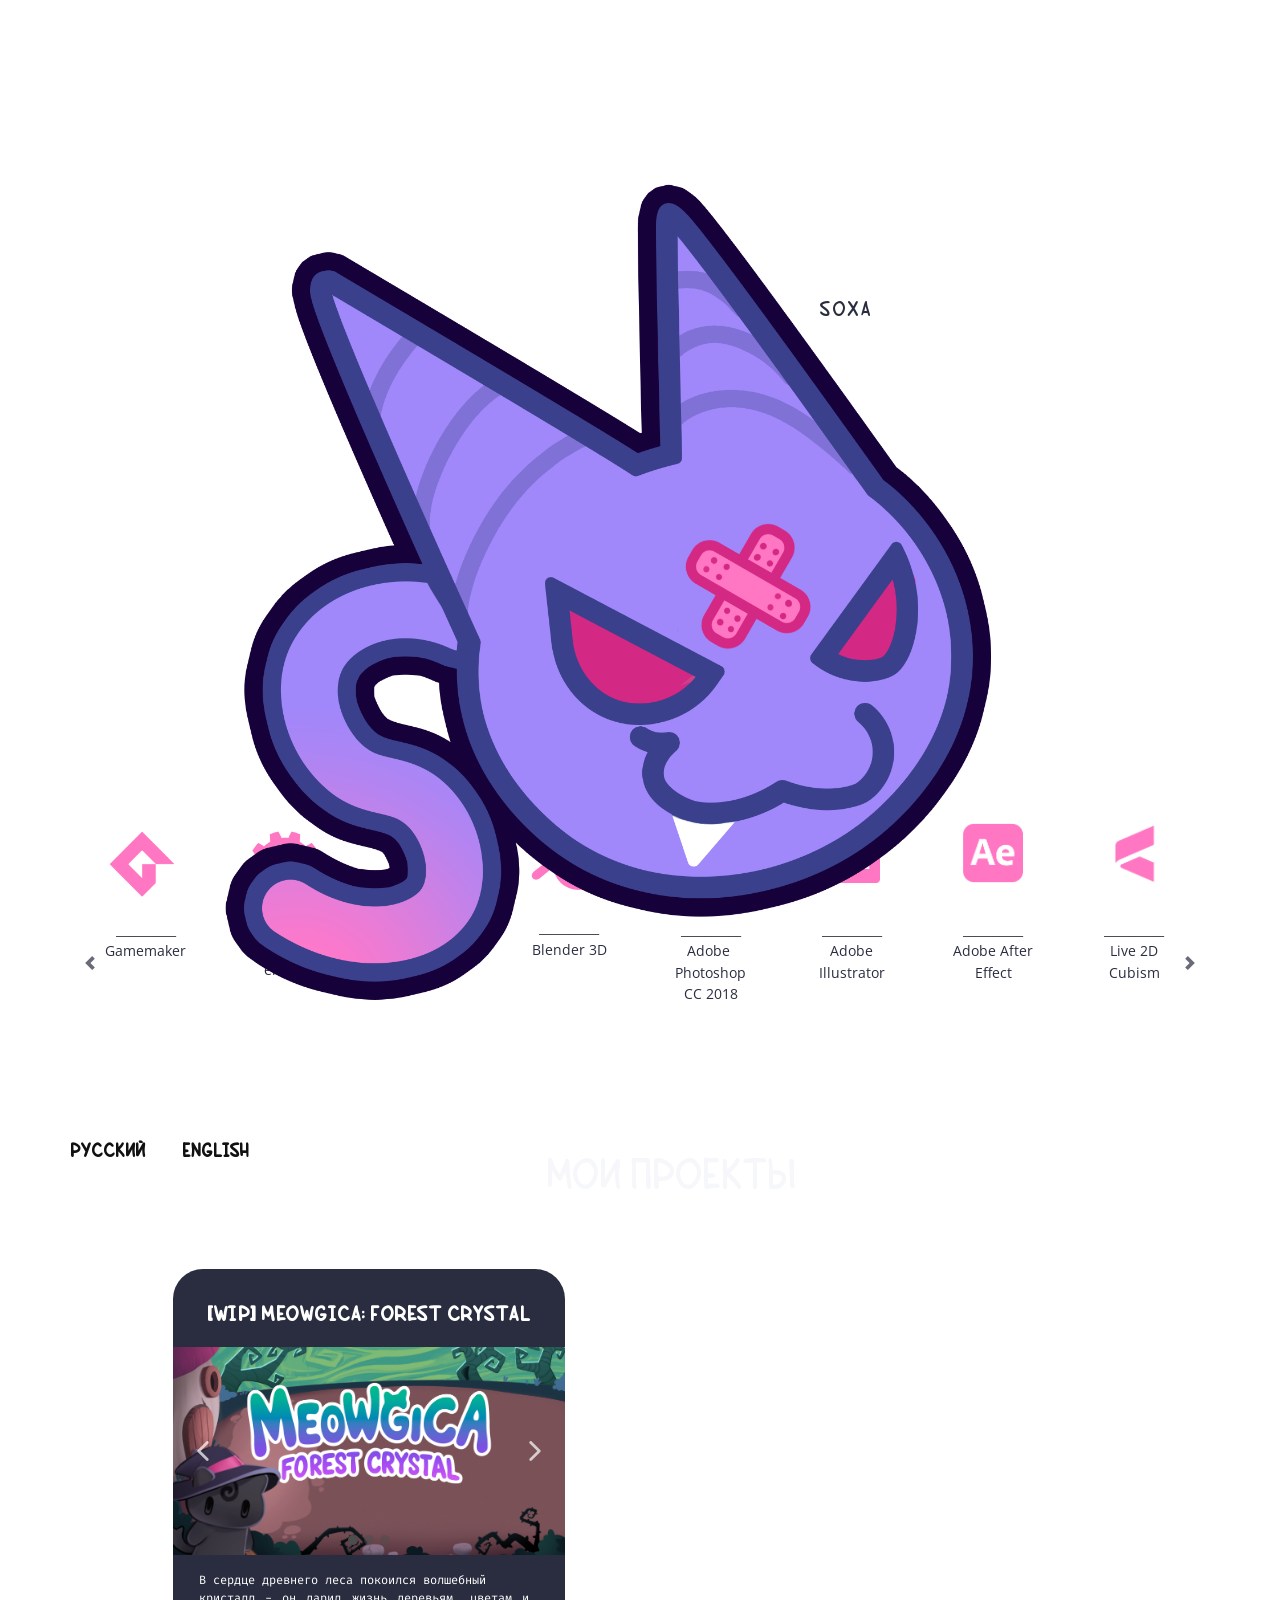
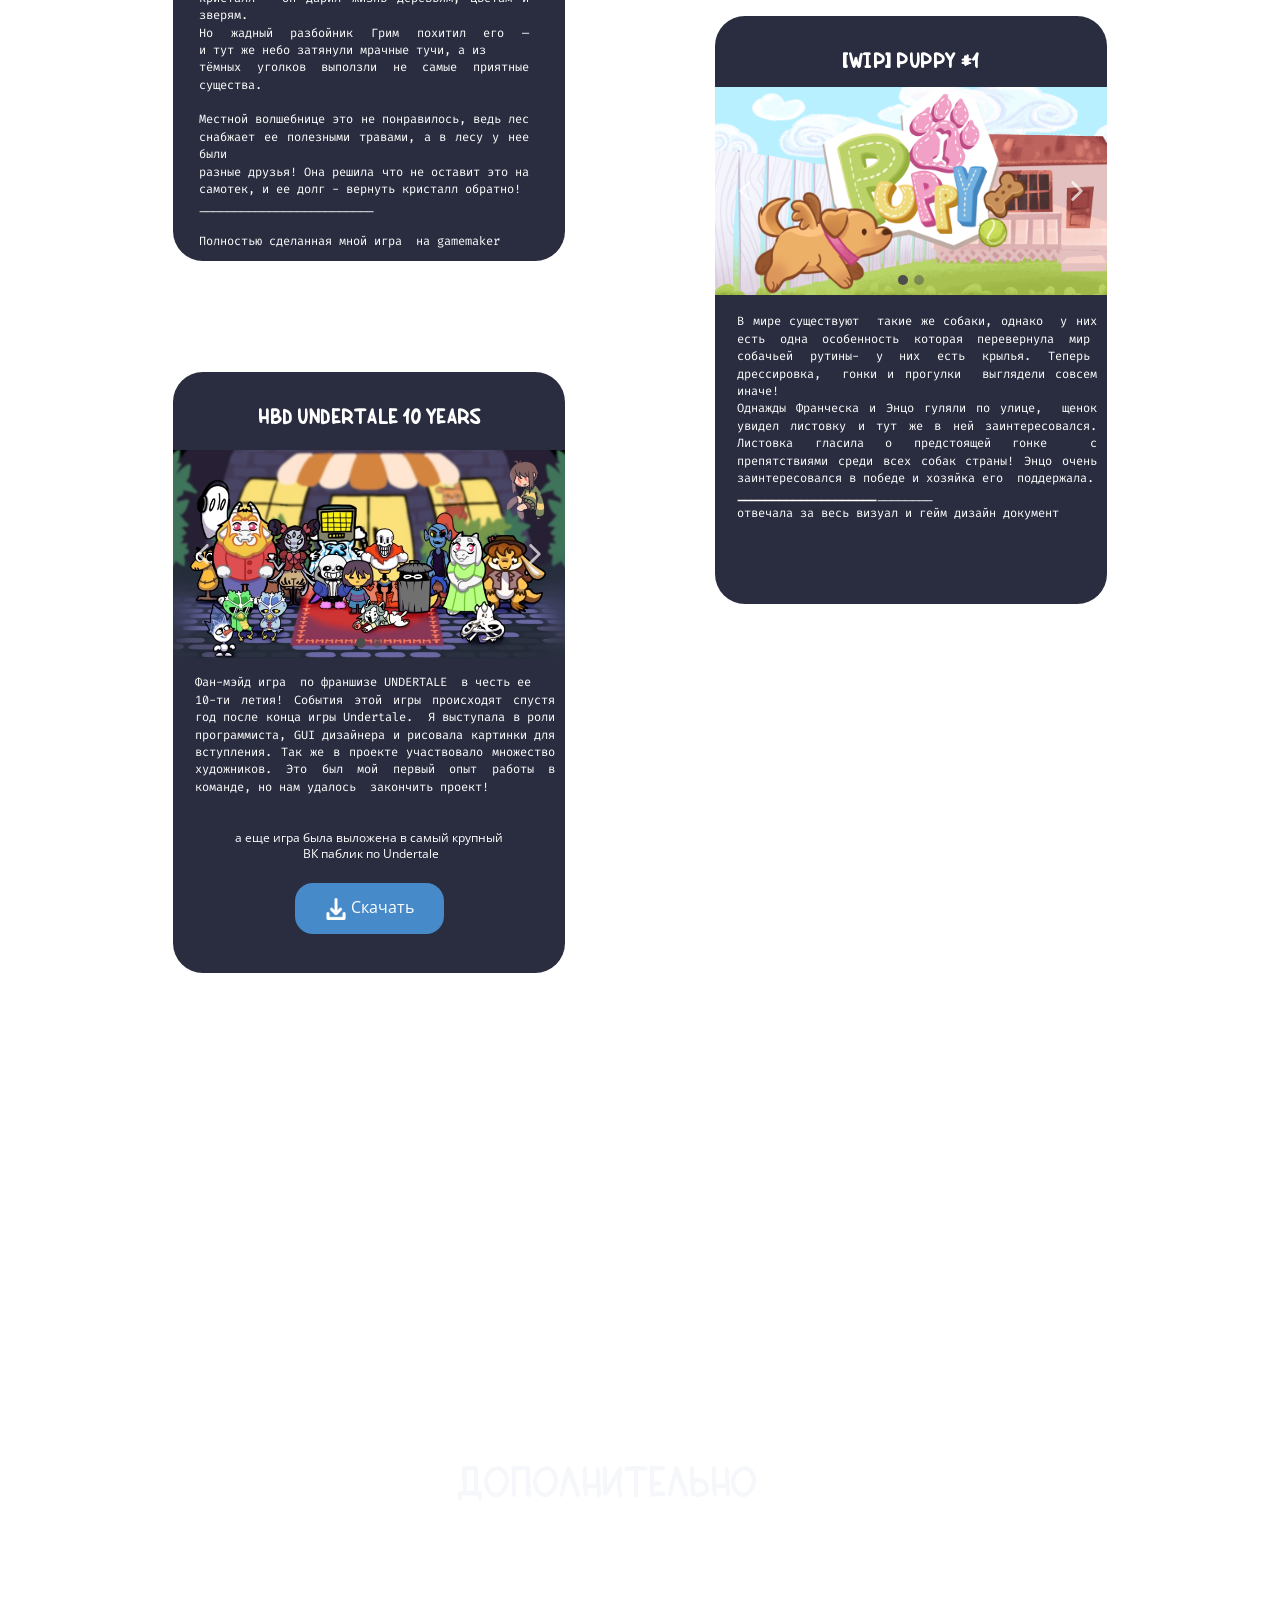
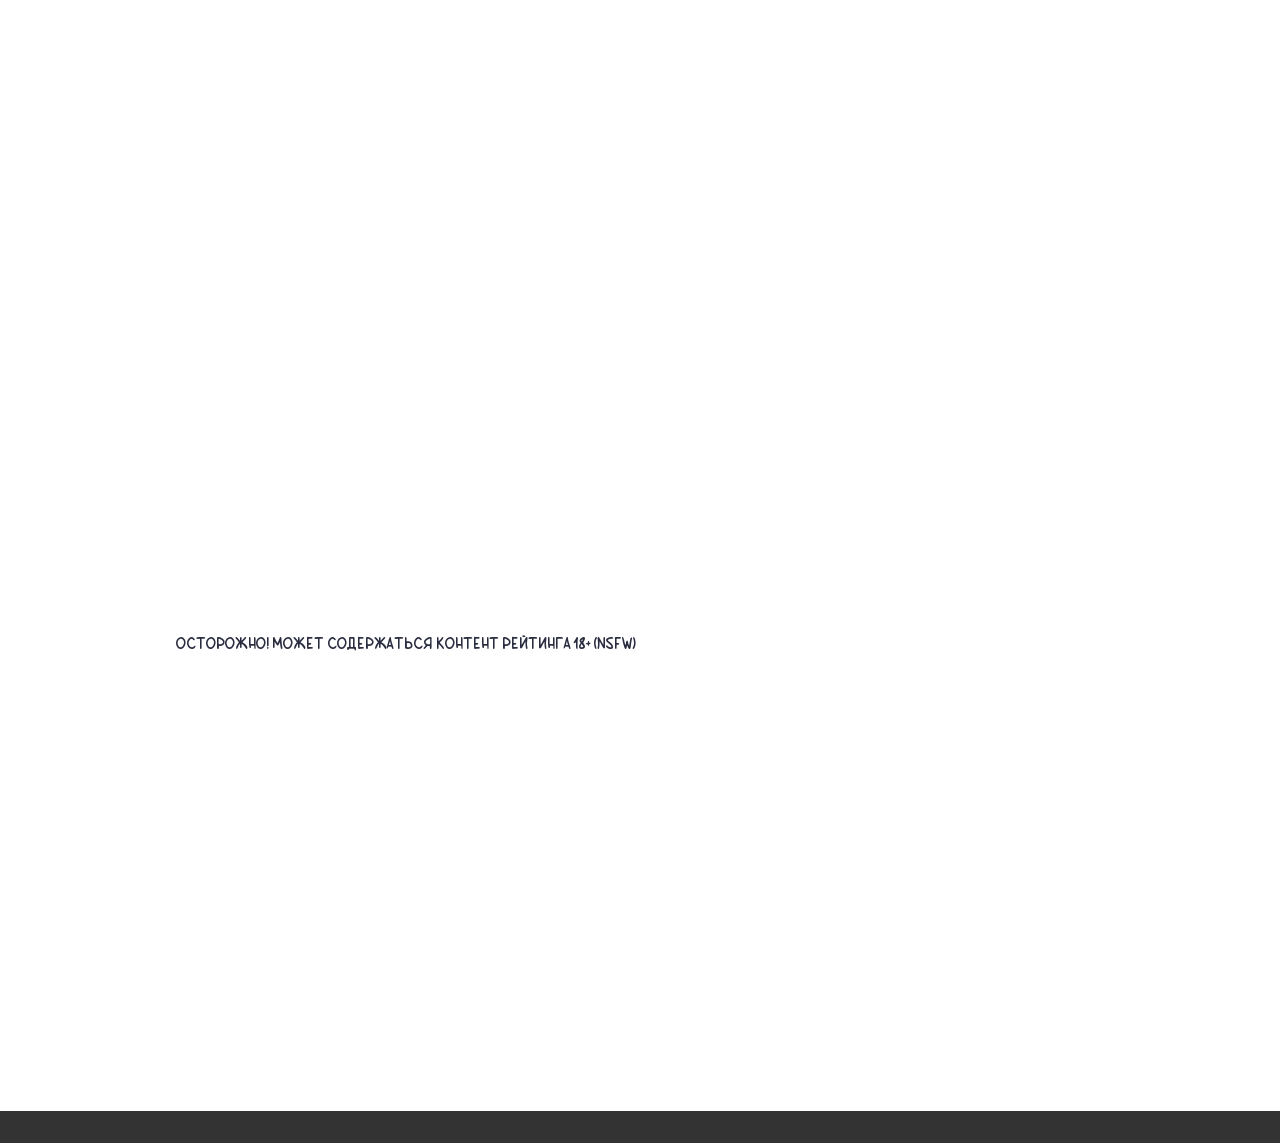
<file: Страница-1.html>
<!DOCTYPE html>
<html style="font-size: 16px;" lang="ru"><head>
    <meta name="viewport" content="width=device-width, initial-scale=1.0">
    <meta charset="utf-8">
    <meta name="keywords" content="ИНТУИТИВНЫЙ">
    <meta name="description" content="">
    <title>Страница 1</title>
    <link rel="stylesheet" href="nicepage.css" media="screen">
<link rel="stylesheet" href="Страница-1.css" media="screen">
    <script class="u-script" type="text/javascript" src="jquery.js" defer=""></script>
    <script class="u-script" type="text/javascript" src="nicepage.js" defer=""></script>
    <meta name="generator" content="Nicepage 8.5.1, nicepage.com">
    
    
    
    
    
    
    
    
    <link id="u-page-google-font" rel="stylesheet" href="https://fonts.googleapis.com/css2?display=swap&amp;family=Roboto:ital,wght@0,100;0,200;0,300;0,400;0,500;0,600;0,700;0,800;0,900;1,100;1,200;1,300;1,400;1,500;1,600;1,700;1,800;1,900&amp;family=Open+Sans:ital,wght@0,300;0,400;0,500;0,600;0,700;0,800;1,300;1,400;1,500;1,600;1,700;1,800&amp;family=Fira+Code:wght@300;400;500;600;700">
    <script type="application/ld+json">{
		"@context": "http://schema.org",
		"@type": "Organization",
		"name": "",
		"logo": "images/f9166093-0383-c936-de90-ed0615a75039.png"
}</script>
    <meta name="theme-color" content="#478ac9">
    <meta property="og:title" content="Страница 1">
    <meta property="og:type" content="website">
  <meta data-intl-tel-input-cdn-path="intlTelInput/"></head>
  <body data-path-to-root="./" data-include-products="true" class="u-body u-clearfix u-overlap u-xl-mode" data-lang="ru"><header class="u-clearfix u-header u-image u-sticky u-sticky-1c4a u-header" id="header" data-image-width="1920" data-image-height="307"><style class="u-sticky-style" data-style-id="1c4a"></style><div class="u-clearfix u-sheet u-sheet-1">
        <a href="#" class="infinite u-align-left-xs u-image u-logo u-image-1" data-image-width="2000" data-image-height="2000" data-animation-name="tada" data-animation-duration="3000" data-animation-delay="1000" data-animation-direction="" data-animation-out="0">
          <img src="images/f9166093-0383-c936-de90-ed0615a75039.png" class="u-logo-image u-logo-image-1">
        </a>
        <div class="u-language u-language-content-text u-language-layout-icons u-spacing-37 u-language-1">
          <a class="u-custom-font u-language-top-url u-language-url u-text-custom-color-4" data-lang-text="Русский" href="./Страница-1.html" data-language="ru" style="font-family: Zametka_Parletter; font-weight: 700;"><span class="u-icon u-language-icon u-language-ru u-icon-1"><svg xmlns="http://www.w3.org/2000/svg" xmlns:xlink="http://www.w3.org/1999/xlink" version="1.1" xml:space="preserve" class="u-svg-content" viewBox="0 0 112 112" x="0px" y="0px" style="width: 1em; height: 1em;"><rect y="16" fill="#F4F4F4" width="112" height="26.7"></rect><rect y="42.7" fill="#323E95" width="112" height="26.7"></rect><rect y="69.3" fill="#D8001E" width="112" height="26.7"></rect></svg></span>
          </a>
          <a class="u-custom-font u-language-top-url u-language-url u-text-custom-color-4" data-lang-text="English" href="./Страница-1.html" data-language="en" style="font-family: Zametka_Parletter; font-weight: 700;"><span class="u-icon u-language-en u-language-icon u-icon-2"><svg xmlns="http://www.w3.org/2000/svg" xmlns:xlink="http://www.w3.org/1999/xlink" version="1.1" xml:space="preserve" class="u-svg-content" viewBox="0 0 112 112" x="0px" y="0px" style="width: 1em; height: 1em;"><rect y="16" fill="#19237F" width="112" height="80"></rect><path fill="#EDEDED" d="M47.8,16h3.5v33.7H0v-4.8h27.5L0,25.9v-3.8l33.2,22.8h7.7L0,16.8V16h8.8l39,26.9V16z M75,44.9h-7.7L109.4,16
	h-5.1L65.1,42.9V16h-3.4v33.7H112v-4.8H85.4L112,26.6v-7L75,44.9z M61.7,96h3.4V70.7l37,25.3h9.9v-0.8L73.2,68.7H81l31,21.2v-3.1
	L85.4,68.7H112v-4.8H61.7V96z M0,68.7h27.5L0,87.7v7.8l39.1-26.8h7.8L7.1,96H11l36.8-25.3V96h3.5V63.9H0V68.7z"></path><path fill="#BD0034" d="M112,16v3.6L75,44.9h-7.7L109.4,16H112z M73.2,68.7L112,95.2v-5.3L81,68.7H73.2z M40.9,44.9L0,16.8v5.3
	l33.2,22.8C33.2,44.9,40.9,44.9,40.9,44.9z M39.1,68.7L0,95.5V96h7.1l39.8-27.3H39.1z M61.7,16H51.3v33.7H0v14.2h51.3V96h10.4V63.9
	H112V49.7H61.7V16z"></path></svg></span>
          </a>
        </div>
      </div></header>
    <section class="u-clearfix u-section-1" id="block-7">
      <div class="u-clearfix u-sheet u-sheet-1">
        <p class="u-align-center u-custom-font u-text u-text-white u-text-1" data-animation-name="bounceIn" data-animation-duration="1000" data-animation-delay="0" data-animation-direction=""> &nbsp;​&nbsp;Привет, меня зовут Соня или просто <span class="u-text-custom-color-5">soxa</span>! 
        </p>
        <p class="u-align-left u-custom-font u-font-fira-code u-text u-text-white u-text-2"><span style="font-weight: 700;">Моя история</span>
          <br>
          <br>Я очень люблю рисовать, но&nbsp; к сожалению мне&nbsp; не довелось в детстве посещать художественную школу. Однако это мне не помешало развивать насмотренность и другие качества, которые мне помогали развиваться.&nbsp; В среднем классе&nbsp; мне купили компьютер и тогда я стала заниматься диджитал&nbsp; творчеством.&nbsp; Не могу точно вспомнить в какой момент меня заинтересовала&nbsp; разработка игр, но скорее всего это было после&nbsp; прохождения undertale и Fran Bow.&nbsp; Моим первым движком оказался Construct 2 , просто потому что не требовал навыков текстового программирования.&nbsp; На долгое время я отбросила идею&nbsp; создания игр и продолжала развиваться в рисовании и 3д моделировании. После работы&nbsp; в Ростелекоме, я поняла что&nbsp; программирвоание это тоже творчество, ведь у каждого програмиста есть свой стиль написания кода, даже если он не самый&nbsp; правильный и оптимизированный.&nbsp; Я хочу показать, что&nbsp; имея&nbsp; навык насмотренности, можно развить любой другой! 
        </p>
      </div>
    </section>
    <section class="u-clearfix u-section-2" id="block-9">
      <div class="u-clearfix u-sheet u-sheet-1">
        <div class="u-align-center-lg u-align-center-md u-align-center-sm u-align-center-xs u-expanded-width-md u-expanded-width-sm u-expanded-width-xl u-expanded-width-xs u-layout-horizontal u-list u-list-1">
          <div class="u-layout-spacing-all u-repeater u-repeater-1">
            <div class="u-align-center u-container-align-center u-container-style u-list-item u-repeater-item">
              <div class="u-container-layout u-similar-container u-valign-bottom-md u-valign-bottom-sm u-container-layout-1">
                <p class="u-align-center-lg u-align-center-md u-align-center-sm u-align-center-xs u-text u-text-custom-color-5 u-text-1"><span class="u-file-icon u-icon u-text-custom-color-5 u-icon-1"><img src="images/gamemaker_icon-09b420da.png" alt=""></span>&nbsp;&nbsp;<br>__________ <br>Gamemaker
                </p>
              </div>
            </div>
            <div class="u-align-center u-container-align-center u-container-style u-list-item u-repeater-item">
              <div class="u-container-layout u-similar-container u-valign-bottom-md u-valign-bottom-sm u-container-layout-2">
                <p class="u-align-center-lg u-align-center-md u-align-center-sm u-align-center-xs u-text u-text-custom-color-5 u-text-2"><span class="u-file-icon u-icon u-text-custom-color-5 u-icon-2"><img src="images/godot_icon-620809c1.png" alt=""></span>&nbsp;<br>&nbsp;__________ <br>Godot​&nbsp;<br>engine
                </p>
              </div>
            </div>
            <div class="u-align-center u-container-align-center u-container-style u-list-item u-repeater-item">
              <div class="u-container-layout u-similar-container u-valign-bottom-md u-valign-bottom-sm u-container-layout-3">
                <p class="u-align-center-lg u-align-center-md u-align-center-sm u-align-center-xs u-text u-text-custom-color-5 u-text-3"><span class="u-file-icon u-icon u-text-custom-color-5 u-icon-3"><img src="images/corelr_icon-fbf6f27f.png" alt=""></span>
                  <br>&nbsp;__________ <br> Corel draw 2019
                </p>
              </div>
            </div>
            <div class="u-align-center u-container-align-center u-container-style u-list-item u-repeater-item">
              <div class="u-container-layout u-similar-container u-valign-bottom-md u-valign-bottom-sm u-container-layout-4">
                <p class="u-align-center-lg u-align-center-md u-align-center-sm u-align-center-xs u-text u-text-custom-color-5 u-text-4"><span class="u-file-icon u-icon u-text-custom-color-5 u-icon-4"><img src="images/blender_icon-cd3460ef.png" alt=""></span>&nbsp;<br>__________ <br>Ble​nde​r 3D
                </p>
              </div>
            </div>
            <div class="u-align-center u-container-align-center u-container-style u-list-item u-repeater-item">
              <div class="u-container-layout u-similar-container u-valign-bottom-md u-valign-bottom-sm u-container-layout-5">
                <p class="u-align-center-lg u-align-center-md u-align-center-sm u-align-center-xs u-text u-text-custom-color-5 u-text-5"><span class="u-file-icon u-icon u-text-custom-color-5 u-icon-5"><img src="images/1781-3358bef1.png" alt=""></span>&nbsp;<br>
                  <br>__________ <br>Adobe&nbsp;<br>Photosh​​​​​op CC 2018
                </p>
              </div>
            </div>
            <div class="u-align-center u-container-align-center u-container-style u-list-item u-repeater-item">
              <div class="u-container-layout u-similar-container u-valign-bottom-md u-valign-bottom-sm u-container-layout-6">
                <p class="u-align-center-lg u-align-center-md u-align-center-sm u-align-center-xs u-text u-text-custom-color-5 u-text-6"><span class="u-file-icon u-icon u-text-custom-color-5 u-icon-6"><img src="images/1759-2cb62ba3.png" alt=""></span>&nbsp;<br>
                  <br>__________ <br> Adobe Illustrator
                </p>
              </div>
            </div>
            <div class="u-align-center u-container-align-center u-container-style u-list-item u-repeater-item">
              <div class="u-container-layout u-similar-container u-valign-bottom-md u-valign-bottom-sm u-container-layout-7">
                <p class="u-align-center-lg u-align-center-md u-align-center-sm u-align-center-xs u-text u-text-custom-color-5 u-text-7"><span class="u-file-icon u-icon u-text-custom-color-5 u-icon-7"><img src="images/AE_icon-9ff6f0d6.png" alt=""></span>
                  <br>&nbsp; <br>__________ <br>Adobe After Effect<br>
                </p>
              </div>
            </div>
            <div class="u-align-center u-container-align-center u-container-style u-list-item u-repeater-item">
              <div class="u-container-layout u-similar-container u-valign-bottom-md u-valign-bottom-sm u-container-layout-8">
                <p class="u-align-center-lg u-align-center-md u-align-center-sm u-align-center-xs u-text u-text-custom-color-5 u-text-8"><span class="u-file-icon u-icon u-text-custom-color-5 u-icon-8"><img src="images/live2d_icon-022be82f.png" alt=""></span>
                  <br>&nbsp; <br>__________ <br>Live 2D<br>Cubism
                </p>
              </div>
            </div>
          </div>
          <a class="u-absolute-vcenter-xl u-gallery-nav u-gallery-nav-prev u-icon-circle u-opacity u-opacity-70 u-spacing-10 u-text-custom-color-5 u-text-hover-custom-color-4 u-gallery-nav-1" href="#" role="button"><span aria-hidden="true">
              <svg viewBox="0 0 8 8"><path d="M5.25 0l-4 4 4 4 1.5-1.5-2.5-2.5 2.5-2.5-1.5-1.5z"></path></svg></span><span class="sr-only">
              <svg viewBox="0 0 8 8"><path d="M5.25 0l-4 4 4 4 1.5-1.5-2.5-2.5 2.5-2.5-1.5-1.5z"></path></svg></span>
          </a>
          <a class="u-absolute-vcenter-xl u-gallery-nav u-gallery-nav-next u-icon-circle u-opacity u-opacity-70 u-spacing-10 u-text-custom-color-5 u-text-hover-custom-color-4 u-gallery-nav-2" href="#" role="button"><span aria-hidden="true">
              <svg viewBox="0 0 8 8"><path d="M2.75 0l-1.5 1.5 2.5 2.5-2.5 2.5 1.5 1.5 4-4-4-4z"></path></svg></span><span class="sr-only">
              <svg viewBox="0 0 8 8"><path d="M2.75 0l-1.5 1.5 2.5 2.5-2.5 2.5 1.5 1.5 4-4-4-4z"></path></svg></span>
          </a>
        </div>
        <p class="u-custom-font u-text u-text-custom-color-5 u-text-default u-text-9">что я использую? </p>
      </div>
    </section>
    <section class="u-clearfix u-section-3" id="block-8">
      <div class="u-clearfix u-sheet u-sheet-1">
        <h2 class="u-align-center u-custom-font u-text u-text-default u-text-palette-5-light-3 u-text-1"><span class="u-file-icon u-icon u-text-white"><img src="images/982036-11ea0044.png" alt=""></span>&nbsp; &nbsp;Мои проекты 
        </h2>
        <div class="custom-expanded infinite u-container-style u-custom-color-5 u-group u-radius u-shape-round u-group-1">
          <div class="u-container-layout u-container-layout-1">
            <p class="u-align-center u-custom-font u-text u-text-2"><span style="font-size: 1.125rem; font-weight: 700;">[WiP] Meowgica: forest crystal </span>
              <br>
            </p>
            <div class="u-carousel u-expanded-width u-gallery u-layout-carousel u-lightbox u-no-transition u-show-text-none u-gallery-1" id="carousel-31db" data-interval="5000" data-u-ride="carousel">
              <ol class="u-absolute-hcenter u-carousel-indicators u-carousel-indicators-1">
                <li data-u-target="#carousel-31db" data-u-slide-to="0" class="u-active u-grey-70 u-shape-circle" style="width: 10px; height: 10px;"></li>
                <li data-u-target="#carousel-31db" data-u-slide-to="1" class="u-grey-70 u-shape-circle" style="width: 10px; height: 10px;"></li>
                <li data-u-target="#carousel-31db" data-u-slide-to="2" class="u-grey-70 u-shape-circle" style="width: 10px; height: 10px;"></li>
              </ol>
              <div class="u-carousel-inner u-gallery-inner u-gallery-inner-1" role="listbox">
                <div class="u-active u-carousel-item u-gallery-item u-shape-rectangle u-carousel-item-1">
                  <div class="u-back-slide" data-image-width="1920" data-image-height="1080">
                    <img class="u-back-image u-expanded" src="images/6f9abb14-f19c-8766-57af-8551397010f3.png">
                  </div>
                  <div class="u-align-center u-container-align-left u-over-slide u-valign-bottom u-over-slide-1">
                    <p class="u-align-left u-gallery-heading" style="--text-color-var: #ffffff; margin-left: 0px; margin-right: auto;">Пример заголовка</p>
                    <p class="u-align-left u-custom-color-6 u-gallery-text u-text-color-var" style="--text-color-var: #ffffff; margin-left: 0px; margin-right: auto;">Пример текста</p>
                  </div>
                </div>
                <div class="u-carousel-item u-gallery-item u-shape-rectangle u-carousel-item-2" data-image-width="1362" data-image-height="765">
                  <div class="u-back-slide">
                    <img class="u-back-image u-expanded" src="images/34s.jpg">
                  </div>
                  <div class="u-align-center u-container-align-left u-over-slide u-valign-bottom u-over-slide-2">
                    <p class="u-align-left u-gallery-heading" style="--text-color-var: #ffffff; margin-left: 0px; margin-right: auto;"></p>
                  </div>
                  <style data-mode="XL" data-visited="true"></style>
                  <style data-mode="LG"></style>
                  <style data-mode="MD" data-visited="true"></style>
                  <style data-mode="SM"></style>
                  <style data-mode="XS" data-visited="true"></style>
                </div>
                <div class="u-carousel-item u-gallery-item u-shape-rectangle u-carousel-item-3" data-image-width="1352" data-image-height="767">
                  <div class="u-back-slide">
                    <img class="u-back-image u-expanded" src="images/sd.jpg">
                  </div>
                  <div class="u-align-center u-container-align-left u-over-slide u-valign-bottom u-over-slide-3">
                    <p class="u-align-left u-gallery-heading" style="--text-color-var: #ffffff; margin-left: 0px; margin-right: auto;"></p>
                  </div>
                  <style data-mode="XL" data-visited="true"></style>
                  <style data-mode="LG"></style>
                  <style data-mode="MD" data-visited="true"></style>
                  <style data-mode="SM"></style>
                  <style data-mode="XS" data-visited="true"></style>
                </div>
              </div>
              <a class="u-absolute-vcenter u-carousel-control u-carousel-control-prev u-icon-circle u-opacity u-opacity-70 u-spacing-10 u-text-white u-carousel-control-1" href="#carousel-31db" role="button" data-u-slide="prev"><span aria-hidden="true">
                  <svg viewBox="0 0 451.847 451.847"><path d="M97.141,225.92c0-8.095,3.091-16.192,9.259-22.366L300.689,9.27c12.359-12.359,32.397-12.359,44.751,0
c12.354,12.354,12.354,32.388,0,44.748L173.525,225.92l171.903,171.909c12.354,12.354,12.354,32.391,0,44.744
c-12.354,12.365-32.386,12.365-44.745,0l-194.29-194.281C100.226,242.115,97.141,234.018,97.141,225.92z"></path></svg></span><span class="sr-only">
                  <svg viewBox="0 0 451.847 451.847"><path d="M97.141,225.92c0-8.095,3.091-16.192,9.259-22.366L300.689,9.27c12.359-12.359,32.397-12.359,44.751,0
c12.354,12.354,12.354,32.388,0,44.748L173.525,225.92l171.903,171.909c12.354,12.354,12.354,32.391,0,44.744
c-12.354,12.365-32.386,12.365-44.745,0l-194.29-194.281C100.226,242.115,97.141,234.018,97.141,225.92z"></path></svg></span>
              </a>
              <a class="u-absolute-vcenter u-carousel-control u-carousel-control-next u-icon-circle u-opacity u-opacity-70 u-spacing-10 u-text-white u-carousel-control-2" href="#carousel-31db" role="button" data-u-slide="next"><span aria-hidden="true">
                  <svg viewBox="0 0 451.846 451.847"><path d="M345.441,248.292L151.154,442.573c-12.359,12.365-32.397,12.365-44.75,0c-12.354-12.354-12.354-32.391,0-44.744
L278.318,225.92L106.409,54.017c-12.354-12.359-12.354-32.394,0-44.748c12.354-12.359,32.391-12.359,44.75,0l194.287,194.284
c6.177,6.18,9.262,14.271,9.262,22.366C354.708,234.018,351.617,242.115,345.441,248.292z"></path></svg></span><span class="sr-only">
                  <svg viewBox="0 0 451.846 451.847"><path d="M345.441,248.292L151.154,442.573c-12.359,12.365-32.397,12.365-44.75,0c-12.354-12.354-12.354-32.391,0-44.744
L278.318,225.92L106.409,54.017c-12.354-12.359-12.354-32.394,0-44.748c12.354-12.359,32.391-12.359,44.75,0l194.287,194.284
c6.177,6.18,9.262,14.271,9.262,22.366C354.708,234.018,351.617,242.115,345.441,248.292z"></path></svg></span>
              </a>
            </div>
            <p class="u-align-justify u-custom-font u-font-fira-code u-text u-text-3">В&nbsp;сердце&nbsp;древнего&nbsp;леса&nbsp;покоился&nbsp;волшебный&nbsp;<br>кристалл - он&nbsp;дарил жизнь деревьям, цветам и зверям.&nbsp;<br>Но жадный разбойник&nbsp;Грим&nbsp;похитил&nbsp;его&nbsp;— и&nbsp;тут&nbsp;же&nbsp;небо&nbsp;затянули&nbsp;мрачные&nbsp;тучи,&nbsp;а&nbsp;из&nbsp;<br>т​ёмных&nbsp;уголков&nbsp;выползли не самые приятные существа.<br>
              <br>Местной  волшебнице это  не понравилось, ведь лес снабжает ее полезными травами, а в лесу у нее были <br>разные друзья! Она решила что не оставит это на самотек, и ее долг - вернуть кристалл обратно!<br>_________________________<br>
              <br>Полностью сделанная мной игра&nbsp; на gamemaker
            </p>
          </div>
        </div>
        <div class="custom-expanded u-container-style u-custom-color-5 u-group u-radius u-shape-round u-group-2">
          <div class="u-container-layout u-container-layout-2">
            <p class="u-align-center u-custom-font u-text u-text-4"><span style="font-size: 1.125rem; font-weight: 700;">[WiP] Puppy #1</span>
              <br>
            </p>
            <div class="u-carousel u-expanded-width u-gallery u-layout-carousel u-lightbox u-no-transition u-show-text-none u-gallery-2" id="carousel-9e39" data-interval="5000" data-u-ride="carousel">
              <ol class="u-absolute-hcenter u-carousel-indicators u-carousel-indicators-2">
                <li data-u-target="#carousel-9e39" data-u-slide-to="0" class="u-active u-grey-70 u-shape-circle" style="width: 10px; height: 10px;"></li>
                <li data-u-target="#carousel-9e39" data-u-slide-to="1" class="u-grey-70 u-shape-circle" style="width: 10px; height: 10px;"></li>
              </ol>
              <div class="u-carousel-inner u-gallery-inner u-gallery-inner-2" role="listbox">
                <div class="u-active u-carousel-item u-gallery-item u-shape-rectangle u-carousel-item-4">
                  <div class="u-back-slide" data-image-width="1920" data-image-height="1080">
                    <img class="u-back-image u-expanded" src="images/puppy_icon.png">
                  </div>
                  <div class="u-align-center u-container-align-left u-over-slide u-valign-bottom u-over-slide-4">
                    <p class="u-align-left u-gallery-heading" style="--text-color-var: #ffffff; margin-left: 0px; margin-right: auto;">Пример заголовка</p>
                    <p class="u-align-left u-custom-color-6 u-gallery-text u-text-color-var" style="--text-color-var: #ffffff; margin-left: 0px; margin-right: auto;">Пример текста</p>
                  </div>
                </div>
                <div class="u-carousel-item u-gallery-item u-shape-rectangle u-carousel-item-5" data-image-width="1352" data-image-height="767">
                  <div class="u-back-slide" data-image-width="1280" data-image-height="720">
                    <img class="u-back-image u-expanded" src="images/we.jpg">
                  </div>
                  <div class="u-align-center u-container-align-left u-over-slide u-valign-bottom u-over-slide-5">
                    <p class="u-align-left u-gallery-heading" style="--text-color-var: #ffffff; margin-left: 0px; margin-right: auto;"></p>
                  </div>
                  <style data-mode="XL" data-visited="true"></style>
                  <style data-mode="LG"></style>
                  <style data-mode="MD" data-visited="true"></style>
                  <style data-mode="SM"></style>
                  <style data-mode="XS" data-visited="true"></style>
                </div>
              </div>
              <a class="u-absolute-vcenter u-carousel-control u-carousel-control-prev u-icon-circle u-opacity u-opacity-70 u-spacing-10 u-text-white u-carousel-control-3" href="#carousel-9e39" role="button" data-u-slide="prev"><span aria-hidden="true">
                  <svg viewBox="0 0 451.847 451.847"><path d="M97.141,225.92c0-8.095,3.091-16.192,9.259-22.366L300.689,9.27c12.359-12.359,32.397-12.359,44.751,0
c12.354,12.354,12.354,32.388,0,44.748L173.525,225.92l171.903,171.909c12.354,12.354,12.354,32.391,0,44.744
c-12.354,12.365-32.386,12.365-44.745,0l-194.29-194.281C100.226,242.115,97.141,234.018,97.141,225.92z"></path></svg></span><span class="sr-only">
                  <svg viewBox="0 0 451.847 451.847"><path d="M97.141,225.92c0-8.095,3.091-16.192,9.259-22.366L300.689,9.27c12.359-12.359,32.397-12.359,44.751,0
c12.354,12.354,12.354,32.388,0,44.748L173.525,225.92l171.903,171.909c12.354,12.354,12.354,32.391,0,44.744
c-12.354,12.365-32.386,12.365-44.745,0l-194.29-194.281C100.226,242.115,97.141,234.018,97.141,225.92z"></path></svg></span>
              </a>
              <a class="u-absolute-vcenter u-carousel-control u-carousel-control-next u-icon-circle u-opacity u-opacity-70 u-spacing-10 u-text-white u-carousel-control-4" href="#carousel-9e39" role="button" data-u-slide="next"><span aria-hidden="true">
                  <svg viewBox="0 0 451.846 451.847"><path d="M345.441,248.292L151.154,442.573c-12.359,12.365-32.397,12.365-44.75,0c-12.354-12.354-12.354-32.391,0-44.744
L278.318,225.92L106.409,54.017c-12.354-12.359-12.354-32.394,0-44.748c12.354-12.359,32.391-12.359,44.75,0l194.287,194.284
c6.177,6.18,9.262,14.271,9.262,22.366C354.708,234.018,351.617,242.115,345.441,248.292z"></path></svg></span><span class="sr-only">
                  <svg viewBox="0 0 451.846 451.847"><path d="M345.441,248.292L151.154,442.573c-12.359,12.365-32.397,12.365-44.75,0c-12.354-12.354-12.354-32.391,0-44.744
L278.318,225.92L106.409,54.017c-12.354-12.359-12.354-32.394,0-44.748c12.354-12.359,32.391-12.359,44.75,0l194.287,194.284
c6.177,6.18,9.262,14.271,9.262,22.366C354.708,234.018,351.617,242.115,345.441,248.292z"></path></svg></span>
              </a>
            </div>
            <p class="u-align-justify u-custom-font u-font-fira-code u-text u-text-5"><span style="font-weight: 700;"></span><span style="font-weight: 700;"><b><span style="font-weight: 400;">В мире существуют&nbsp; такие же собаки, однако&nbsp; у них есть одна особенность которая перевернула мир&nbsp; собачьей рутины- у них есть крылья. Теперь&nbsp; дрессировка,&nbsp; гонки и прогулки&nbsp; выглядели совсем иначе!<br>Однажды Франческа и Энцо гуляли по улице,&nbsp; щенок увидел листовку и тут<span style="font-weight: 300;"></span> же в ней заинтересовался. Листовка гласила о предстоящей гонке&nbsp; с препятствиями среди всех собак страны! Энцо очень заинтересовался в победе и хозяйка его&nbsp; поддержала.</span><span style="font-weight: 400;"></span></b></span><span style="font-weight: 700;">
                <br>____________________</span>________<br>отвечала за весь визуал и гейм дизайн документ
            </p>
          </div>
        </div>
        <div class="u-container-style u-custom-color-5 u-expanded-width-xs u-group u-radius u-shape-round u-group-3">
          <div class="u-container-layout u-container-layout-3">
            <p class="u-align-center u-custom-font u-text u-text-6"><span style="font-size: 1.125rem; font-weight: 700;">HBD undertale 10 YEARS</span>
              <br>
            </p>
            <div class="u-carousel u-expanded-width u-gallery u-layout-carousel u-lightbox u-no-transition u-show-text-none u-gallery-3" id="carousel-6cec" data-interval="5000" data-u-ride="carousel">
              <ol class="u-absolute-hcenter u-carousel-indicators u-carousel-indicators-3">
                <li data-u-target="#carousel-6cec" data-u-slide-to="0" class="u-active u-grey-70 u-shape-circle" style="width: 10px; height: 10px;"></li>
                <li data-u-target="#carousel-6cec" data-u-slide-to="1" class="u-grey-70 u-shape-circle" style="width: 10px; height: 10px;"></li>
              </ol>
              <div class="u-carousel-inner u-gallery-inner u-gallery-inner-3" role="listbox">
                <div class="u-active u-carousel-item u-gallery-item u-shape-rectangle u-carousel-item-6">
                  <div class="u-back-slide" data-image-width="1498" data-image-height="857">
                    <img class="u-back-image u-expanded" src="images/und.jpg">
                  </div>
                  <div class="u-align-center u-container-align-left u-over-slide u-valign-bottom u-over-slide-6">
                    <p class="u-align-left u-gallery-heading" style="--text-color-var: #ffffff; margin-left: 0px; margin-right: auto;">Пример заголовка</p>
                    <p class="u-align-left u-custom-color-6 u-gallery-text u-text-color-var" style="--text-color-var: #ffffff; margin-left: 0px; margin-right: auto;">Пример текста</p>
                  </div>
                </div>
                <div class="u-carousel-item u-gallery-item u-shape-rectangle u-carousel-item-7" data-image-width="1352" data-image-height="767">
                  <div class="u-back-slide" data-image-width="1917" data-image-height="1031">
                    <img class="u-back-image u-expanded" src="images/und2.jpg">
                  </div>
                  <div class="u-align-center u-container-align-left u-over-slide u-valign-bottom u-over-slide-7">
                    <p class="u-align-left u-gallery-heading" style="--text-color-var: #ffffff; margin-left: 0px; margin-right: auto;"></p>
                  </div>
                  <style data-mode="XL" data-visited="true"></style>
                  <style data-mode="LG"></style>
                  <style data-mode="MD" data-visited="true"></style>
                  <style data-mode="SM"></style>
                  <style data-mode="XS" data-visited="true"></style>
                </div>
              </div>
              <a class="u-absolute-vcenter u-carousel-control u-carousel-control-prev u-icon-circle u-opacity u-opacity-70 u-spacing-10 u-text-white u-carousel-control-5" href="#carousel-6cec" role="button" data-u-slide="prev"><span aria-hidden="true">
                  <svg viewBox="0 0 451.847 451.847"><path d="M97.141,225.92c0-8.095,3.091-16.192,9.259-22.366L300.689,9.27c12.359-12.359,32.397-12.359,44.751,0
c12.354,12.354,12.354,32.388,0,44.748L173.525,225.92l171.903,171.909c12.354,12.354,12.354,32.391,0,44.744
c-12.354,12.365-32.386,12.365-44.745,0l-194.29-194.281C100.226,242.115,97.141,234.018,97.141,225.92z"></path></svg></span><span class="sr-only">
                  <svg viewBox="0 0 451.847 451.847"><path d="M97.141,225.92c0-8.095,3.091-16.192,9.259-22.366L300.689,9.27c12.359-12.359,32.397-12.359,44.751,0
c12.354,12.354,12.354,32.388,0,44.748L173.525,225.92l171.903,171.909c12.354,12.354,12.354,32.391,0,44.744
c-12.354,12.365-32.386,12.365-44.745,0l-194.29-194.281C100.226,242.115,97.141,234.018,97.141,225.92z"></path></svg></span>
              </a>
              <a class="u-absolute-vcenter u-carousel-control u-carousel-control-next u-icon-circle u-opacity u-opacity-70 u-spacing-10 u-text-white u-carousel-control-6" href="#carousel-6cec" role="button" data-u-slide="next"><span aria-hidden="true">
                  <svg viewBox="0 0 451.846 451.847"><path d="M345.441,248.292L151.154,442.573c-12.359,12.365-32.397,12.365-44.75,0c-12.354-12.354-12.354-32.391,0-44.744
L278.318,225.92L106.409,54.017c-12.354-12.359-12.354-32.394,0-44.748c12.354-12.359,32.391-12.359,44.75,0l194.287,194.284
c6.177,6.18,9.262,14.271,9.262,22.366C354.708,234.018,351.617,242.115,345.441,248.292z"></path></svg></span><span class="sr-only">
                  <svg viewBox="0 0 451.846 451.847"><path d="M345.441,248.292L151.154,442.573c-12.359,12.365-32.397,12.365-44.75,0c-12.354-12.354-12.354-32.391,0-44.744
L278.318,225.92L106.409,54.017c-12.354-12.359-12.354-32.394,0-44.748c12.354-12.359,32.391-12.359,44.75,0l194.287,194.284
c6.177,6.18,9.262,14.271,9.262,22.366C354.708,234.018,351.617,242.115,345.441,248.292z"></path></svg></span>
              </a>
            </div>
            <p class="u-align-justify u-custom-font u-font-fira-code u-text u-text-7"><span style="font-weight: 700;"><span style="font-weight: 400;"> Фан-мэйд игра&nbsp; по франшизе UNDERTALE&nbsp; в честь ее&nbsp;&nbsp;</span></span>
              <br>10-ти летия! События этой игры происходят спустя год после конца игры Undertale.&nbsp; Я выступала в роли программиста, GUI дизайнера и рисовала картинки для вступления. Так же в проекте участвовало множество художников. Это был мой первый опыт работы в команде, но нам удалось&nbsp; закончить проект! <span style="font-weight: 400;"></span><span style="font-weight: 700;">
                <br>
                <br></span>
            </p>
            <a href="https://vk.com/wall-102603662_1323329" class="u-active-none u-border-2 u-border-custom-color-4 u-border-no-left u-border-no-right u-border-no-top u-btn u-btn-rectangle u-button-style u-hover-none u-none u-text-custom-color-4 u-btn-1">а еще  игра была выложена в самый крупный<br>&nbsp;ВК  паблик по  Undertale
            </a>
            <a href="https://drive.google.com/drive/folders/16w6fShtCVpAlW_o04_vc_lKYOSMYjCdN" class="u-border-hover-grey-60 u-border-none u-btn u-btn-round u-button-style u-custom-color-4 u-radius u-btn-2"><span class="u-file-icon u-icon u-text-white u-icon-2"><img src="images/45162-cf89e14d.png" alt=""></span>&nbsp;Скачать
            </a>
          </div>
        </div>
      </div>
    </section>
    <section class="u-align-center u-clearfix u-container-align-center u-section-4" id="block-11">
      <div class="u-clearfix u-sheet u-valign-middle-lg u-valign-middle-sm u-sheet-1">
        <h2 class="u-align-center u-custom-font u-text u-text-default u-text-palette-5-light-3 u-text-1"><span class="u-file-icon u-icon u-text-white"><img src="images/982036-11ea0044.png" alt=""></span>&nbsp; &nbsp;дополнительно
        </h2>
        <ul class="u-align-left u-text u-text-white u-text-2">
          <li> [ 25 мая - 7 июня 2026 ] геймджем.москва&nbsp; х PurpleFrog&nbsp; &nbsp;|&nbsp; &nbsp; 2D художник (окружение , GUI , колдун)</li>
        </ul>
      </div>
    </section>
    <section class="u-clearfix u-section-5" id="block-6">
      <div class="u-clearfix u-sheet u-sheet-1">
        <p class="u-custom-font u-text u-text-default u-text-white u-text-1">социальные стеи </p>
        <p class="u-custom-font u-text u-text-custom-color-5 u-text-default u-text-2">осторожно! м​ожет содержаться контент рейтинга 18+ (NSFW​)</p>
        <a href="https://t.me/soxa_art" class="u-active-none u-border-none u-border-palette-1-base u-btn u-btn-rectangle u-button-style u-custom-font u-hover-none u-none u-text-white u-btn-1" target="_blank"><span class="u-file-icon u-icon u-text-white u-icon-1"><img src="images/Telegram_logo_icon.svg-b92d633e.png" alt=""></span>&nbsp; telegram
        </a>
      </div>
    </section>
    
    
    
    <footer class="u-align-center u-clearfix u-container-align-center u-custom-color-4 u-footer u-footer" id="footer"><div class="u-clearfix u-sheet u-sheet-1"></div></footer>
    <section class="u-backlink u-clearfix u-grey-80"></section>
  
</body></html>
</file>
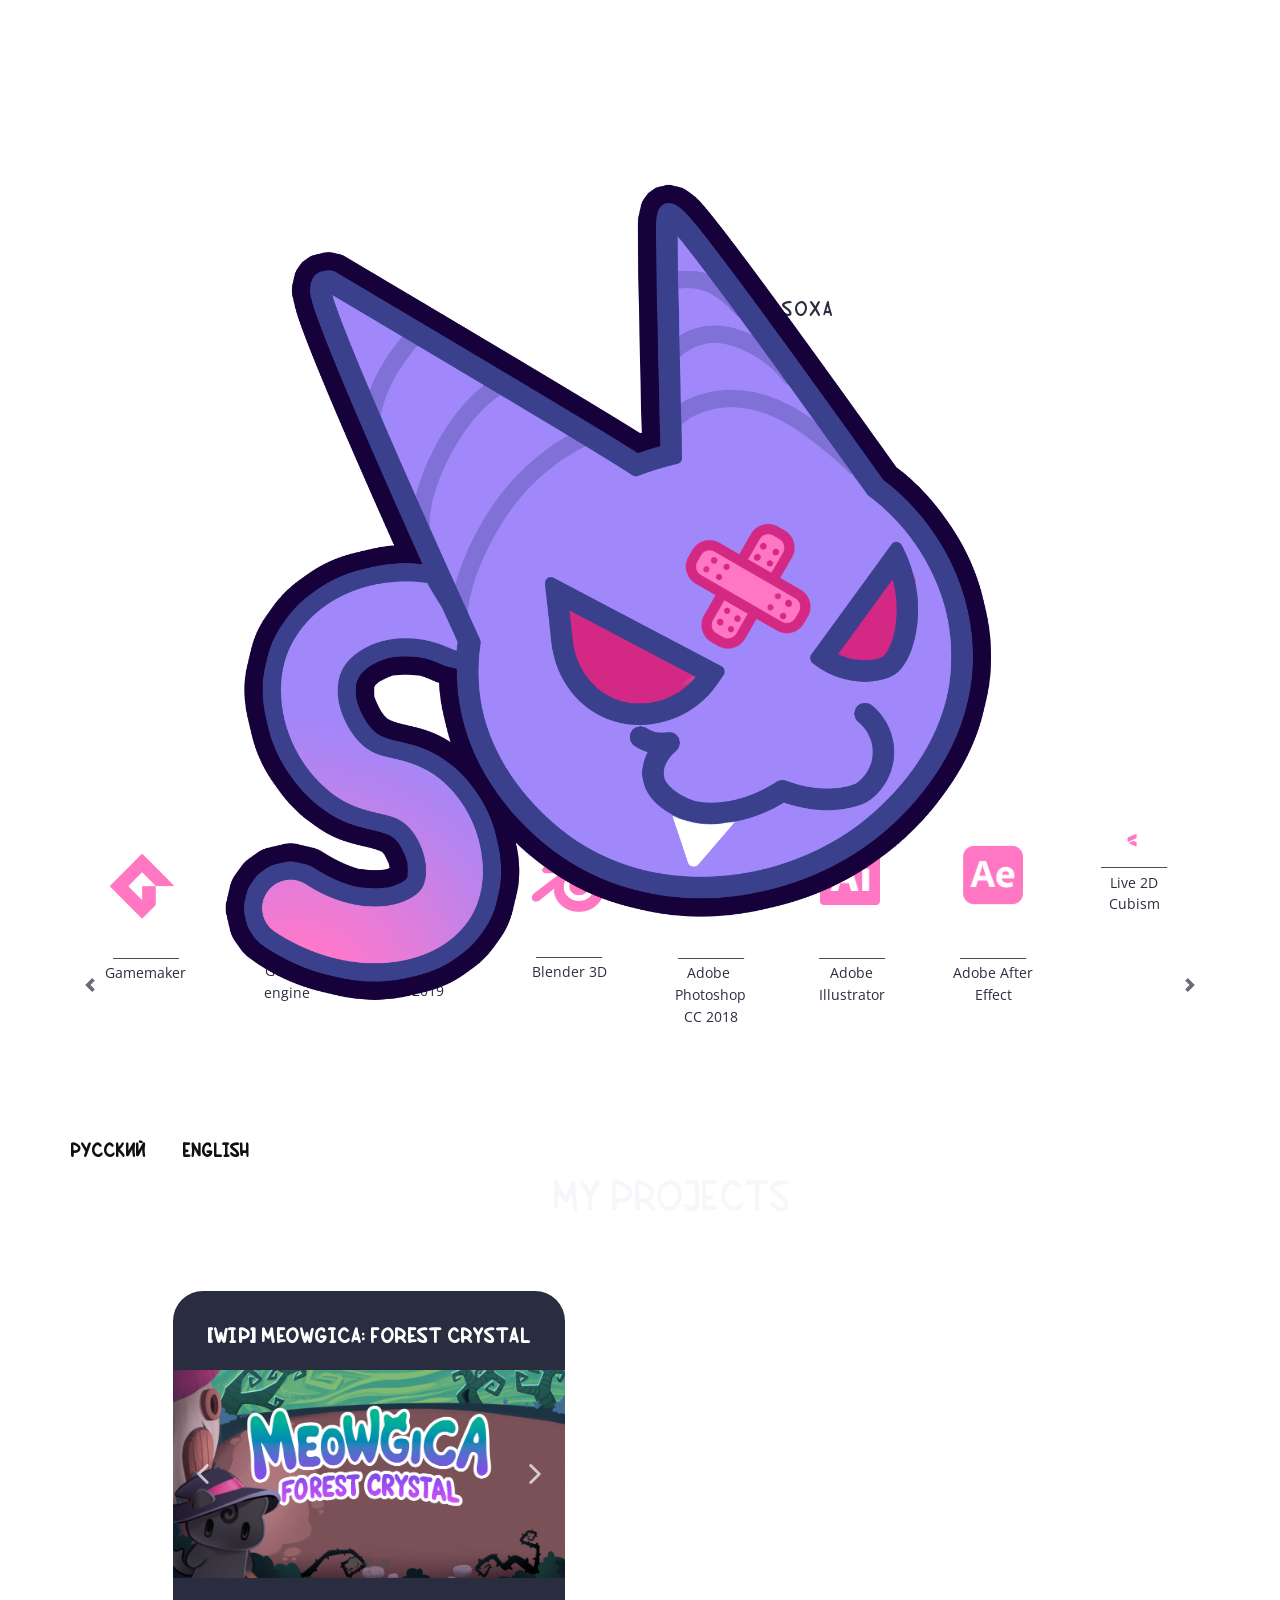
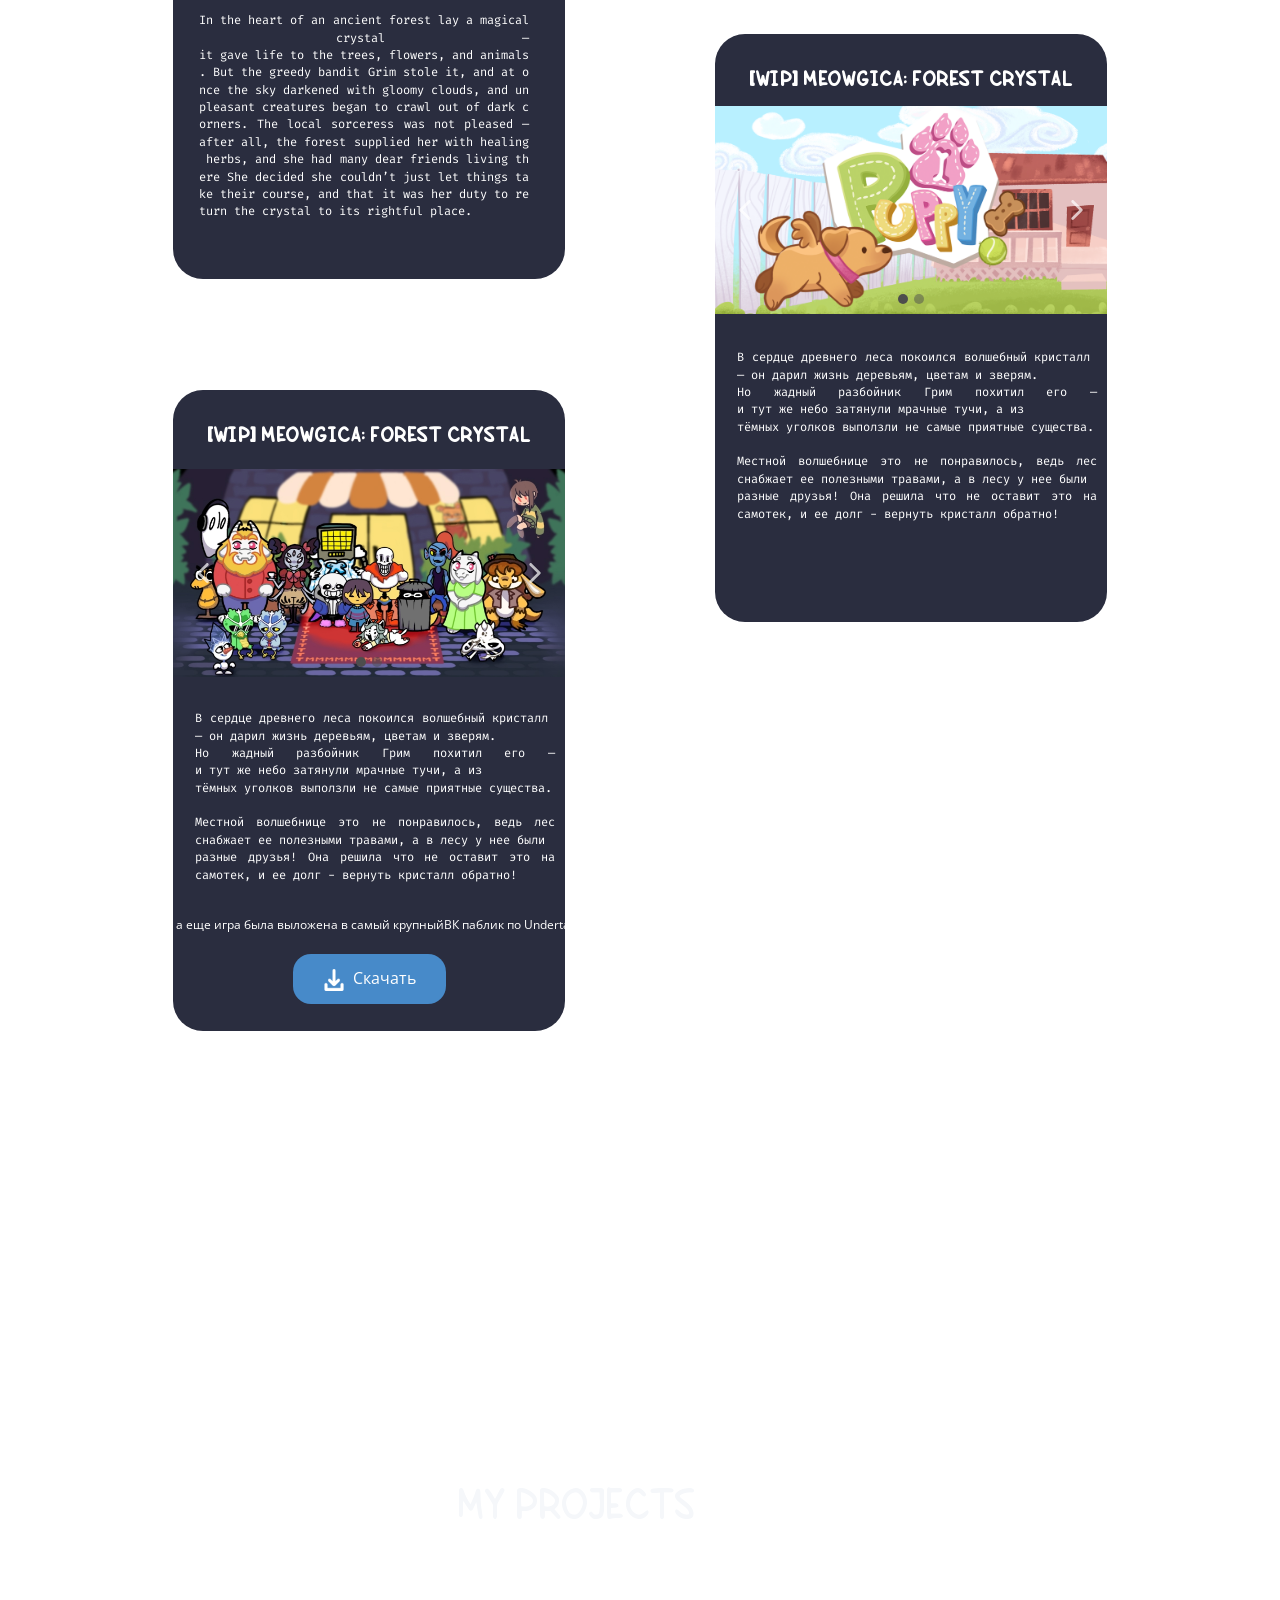
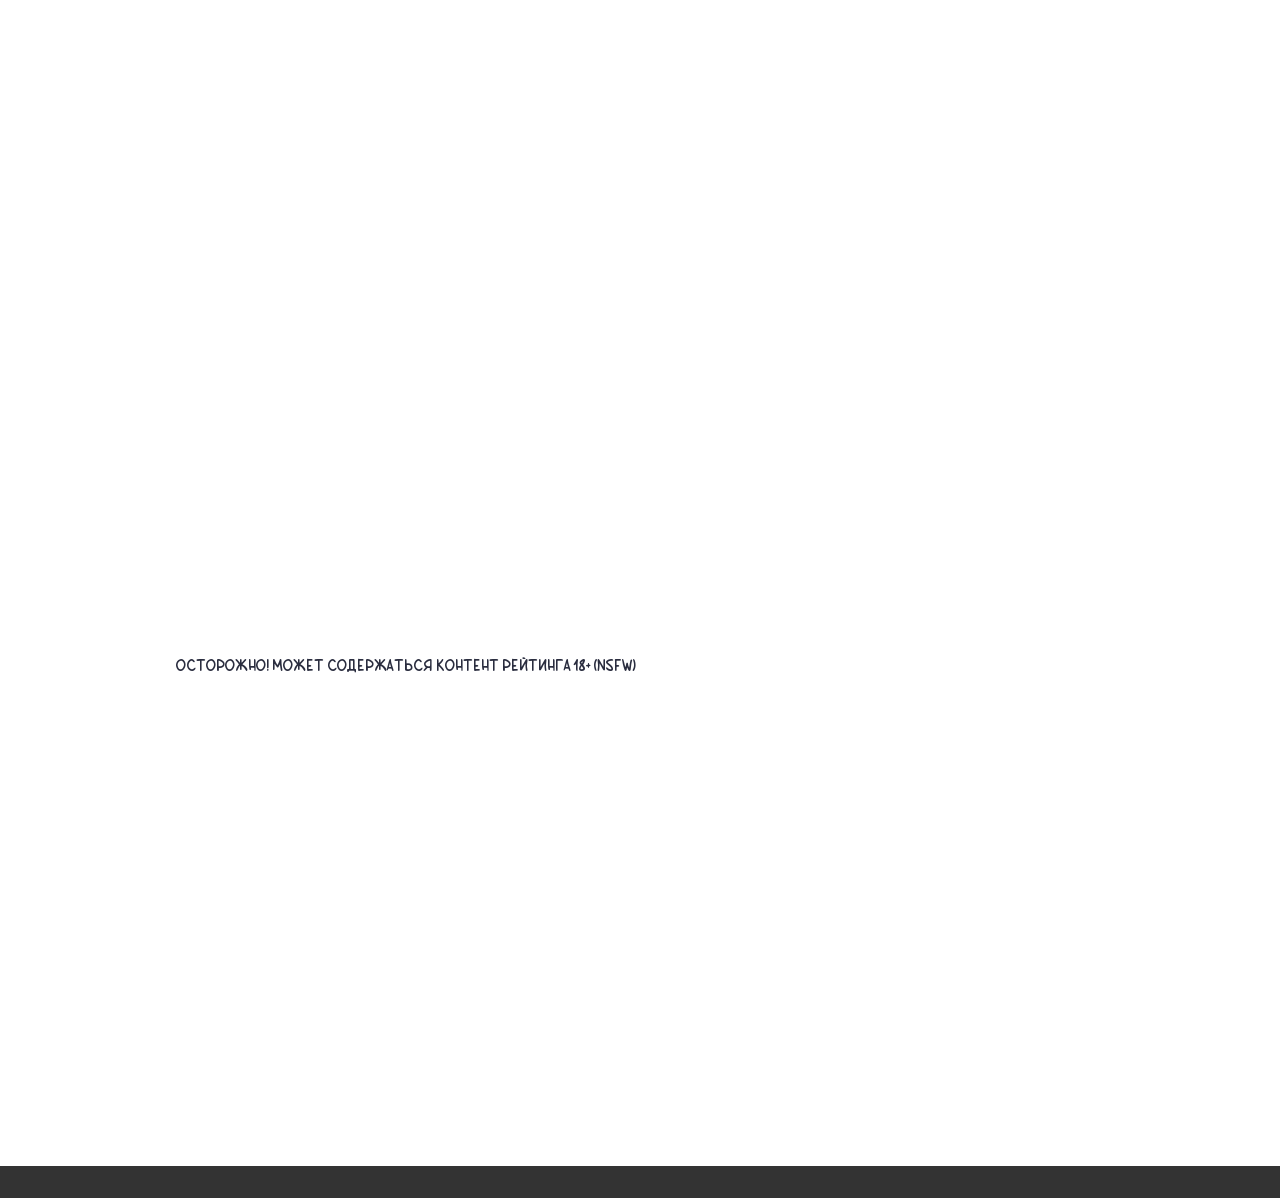
<file: en/Страница-1.html>
<!DOCTYPE html>
<html style="font-size: 16px;" lang="en"><head>
    <meta name="viewport" content="width=device-width, initial-scale=1.0">
    <meta charset="utf-8">
    <meta name="keywords" content="ИНТУИТИВНЫЙ">
    <meta name="description" content="">
    <title>Страница 1</title>
    <link rel="stylesheet" href="../nicepage.css" media="screen">
<link rel="stylesheet" href="../Страница-1.css" media="screen">
    <script class="u-script" type="text/javascript" src="../jquery.js" defer=""></script>
    <script class="u-script" type="text/javascript" src="../nicepage.js" defer=""></script>
    <meta name="generator" content="Nicepage 8.5.1, nicepage.com">
    
    
    
    
    
    
    
    
    <link id="u-page-google-font" rel="stylesheet" href="https://fonts.googleapis.com/css2?display=swap&amp;family=Roboto:ital,wght@0,100;0,200;0,300;0,400;0,500;0,600;0,700;0,800;0,900;1,100;1,200;1,300;1,400;1,500;1,600;1,700;1,800;1,900&amp;family=Open+Sans:ital,wght@0,300;0,400;0,500;0,600;0,700;0,800;1,300;1,400;1,500;1,600;1,700;1,800&amp;family=Fira+Code:wght@300;400;500;600;700">
    <script type="application/ld+json">{
		"@context": "http://schema.org",
		"@type": "Organization",
		"name": "",
		"logo": "../images/f9166093-0383-c936-de90-ed0615a75039.png"
}</script>
    <meta name="theme-color" content="#478ac9">
    <meta property="og:title" content="">
    <meta property="og:type" content="website">
  </head>
  <body data-path-to-root="../" data-include-products="true" class="u-body u-clearfix u-overlap u-xl-mode" data-lang="en"><header class="u-clearfix u-header u-image u-sticky u-sticky-1c4a u-header" id="header" data-image-width="1920" data-image-height="307"><style class="u-sticky-style" data-style-id="1c4a"></style><div class="u-clearfix u-sheet u-sheet-1">
        <a href="#" class="infinite u-align-left-xs u-image u-logo u-image-1" data-image-width="2000" data-image-height="2000" data-animation-name="tada" data-animation-duration="3000" data-animation-delay="1000" data-animation-direction="" data-animation-out="0">
          <img src="../images/f9166093-0383-c936-de90-ed0615a75039.png" class="u-logo-image u-logo-image-1">
        </a>
        <div class="u-language u-language-content-text u-language-layout-icons u-spacing-37 u-language-1">
          <a class="u-custom-font u-language-top-url u-language-url u-text-custom-color-4" data-lang-text="Русский" href="../Страница-1.html" data-language="ru" style="font-family: Zametka_Parletter; font-weight: 700;"><span class="u-icon u-language-icon u-language-ru u-icon-1"><svg xmlns="http://www.w3.org/2000/svg" xmlns:xlink="http://www.w3.org/1999/xlink" version="1.1" xml:space="preserve" class="u-svg-content" viewBox="0 0 112 112" x="0px" y="0px" style="width: 1em; height: 1em;"><rect y="16" fill="#F4F4F4" width="112" height="26.7"></rect><rect y="42.7" fill="#323E95" width="112" height="26.7"></rect><rect y="69.3" fill="#D8001E" width="112" height="26.7"></rect></svg></span>
          </a>
          <a class="u-custom-font u-language-top-url u-language-url u-text-custom-color-4" data-lang-text="English" href="../en/Страница-1.html" data-language="en" style="font-family: Zametka_Parletter; font-weight: 700;"><span class="u-icon u-language-en u-language-icon u-icon-2"><svg xmlns="http://www.w3.org/2000/svg" xmlns:xlink="http://www.w3.org/1999/xlink" version="1.1" xml:space="preserve" class="u-svg-content" viewBox="0 0 112 112" x="0px" y="0px" style="width: 1em; height: 1em;"><rect y="16" fill="#19237F" width="112" height="80"></rect><path fill="#EDEDED" d="M47.8,16h3.5v33.7H0v-4.8h27.5L0,25.9v-3.8l33.2,22.8h7.7L0,16.8V16h8.8l39,26.9V16z M75,44.9h-7.7L109.4,16
	h-5.1L65.1,42.9V16h-3.4v33.7H112v-4.8H85.4L112,26.6v-7L75,44.9z M61.7,96h3.4V70.7l37,25.3h9.9v-0.8L73.2,68.7H81l31,21.2v-3.1
	L85.4,68.7H112v-4.8H61.7V96z M0,68.7h27.5L0,87.7v7.8l39.1-26.8h7.8L7.1,96H11l36.8-25.3V96h3.5V63.9H0V68.7z"></path><path fill="#BD0034" d="M112,16v3.6L75,44.9h-7.7L109.4,16H112z M73.2,68.7L112,95.2v-5.3L81,68.7H73.2z M40.9,44.9L0,16.8v5.3
	l33.2,22.8C33.2,44.9,40.9,44.9,40.9,44.9z M39.1,68.7L0,95.5V96h7.1l39.8-27.3H39.1z M61.7,16H51.3v33.7H0v14.2h51.3V96h10.4V63.9
	H112V49.7H61.7V16z"></path></svg></span>
          </a>
        </div>
      </div></header>
    <section class="u-clearfix u-section-1" id="block-7">
      <div class="u-clearfix u-sheet u-sheet-1">
        <p class="u-align-center u-custom-font u-text u-text-white u-text-1" data-animation-name="bounceIn" data-animation-duration="1000" data-animation-delay="0" data-animation-direction="">​&nbsp;​ HELLO, MY NAME IS SONYA OR JUST <span class="u-text-custom-color-5">soxa</span>!​</p>
        <p class="u-align-left u-custom-font u-font-fira-code u-text u-text-white u-text-2"><span style="font-weight: 700;">​</span><span style="font-weight: 700;">My&nbsp;Story</span><br>​I’ve&nbsp;always&nbsp;loved&nbsp;drawing,&nbsp;but&nbsp;unfortunately,&nbsp;I&nbsp;never&nbsp;got&nbsp;to&nbsp;attend&nbsp;an&nbsp;art&nbsp;school&nbsp;as&nbsp;a&nbsp;child.&nbsp;However,&nbsp;that&nbsp;didn’t&nbsp;stop&nbsp;me&nbsp;from&nbsp;developing&nbsp;an&nbsp;artistic&nbsp;eye&nbsp;and&nbsp;other&nbsp;skills&nbsp;that&nbsp;helped&nbsp;me&nbsp;grow&nbsp;creatively.&nbsp;In&nbsp;middle&nbsp;school,&nbsp;I&nbsp;got&nbsp;my&nbsp;first&nbsp;computer,&nbsp;and&nbsp;that’s&nbsp;when&nbsp;I&nbsp;started&nbsp;exploring&nbsp;digital&nbsp;art.&nbsp;I&nbsp;can’t&nbsp;quite&nbsp;remember&nbsp;exactly&nbsp;when&nbsp;I&nbsp;became&nbsp;interested&nbsp;in&nbsp;game&nbsp;development,&nbsp;but&nbsp;I&nbsp;think&nbsp;it&nbsp;happened&nbsp;after&nbsp;playing&nbsp;Undertale&nbsp;and&nbsp;Fran&nbsp;Bow.&nbsp;My&nbsp;first&nbsp;game&nbsp;engine&nbsp;was&nbsp;Construct&nbsp;2&nbsp;— I&nbsp;chose&nbsp;it&nbsp;simply&nbsp;because&nbsp;it&nbsp;didn’t&nbsp;require&nbsp;text-based&nbsp;programming&nbsp;skills.&nbsp;For&nbsp;a&nbsp;long&nbsp;time&nbsp;after&nbsp;that,&nbsp;I&nbsp;set&nbsp;aside&nbsp;the&nbsp;idea&nbsp;of&nbsp;making&nbsp;games&nbsp;and&nbsp;continued&nbsp;focusing&nbsp;on&nbsp;drawing&nbsp;and&nbsp;3D&nbsp;modelling.After&nbsp;working&nbsp;at&nbsp;Rostelecom,&nbsp;I&nbsp;realized&nbsp;that&nbsp;programming&nbsp;is&nbsp;also&nbsp;a&nbsp;form&nbsp;of&nbsp;creativity&nbsp;— after&nbsp;all,&nbsp;every&nbsp;developer&nbsp;has&nbsp;their&nbsp;own&nbsp;unique&nbsp;coding&nbsp;style,&nbsp;even&nbsp;if&nbsp;it’s&nbsp;not&nbsp;the&nbsp;most&nbsp;correct&nbsp;or&nbsp;optimized&nbsp;one.&nbsp;I&nbsp;want&nbsp;to&nbsp;show&nbsp;that&nbsp;if&nbsp;you&nbsp;have&nbsp;a&nbsp;good&nbsp;artistic&nbsp;eye&nbsp;and&nbsp;creative&nbsp;sensitivity,&nbsp;you&nbsp;can&nbsp;learn&nbsp;and&nbsp;master&nbsp;absolutely&nbsp;any&nbsp;other&nbsp;skill.</p>
      </div>
    </section>
    <section class="u-clearfix u-section-2" id="block-9">
      <div class="u-clearfix u-sheet u-sheet-1">
        <div class="u-align-center-lg u-align-center-md u-align-center-sm u-align-center-xs u-expanded-width-md u-expanded-width-sm u-expanded-width-xl u-expanded-width-xs u-layout-horizontal u-list u-list-1">
          <div class="u-layout-spacing-all u-repeater u-repeater-1">
            <div class="u-align-center u-container-align-center u-container-style u-list-item u-repeater-item">
              <div class="u-container-layout u-similar-container u-valign-bottom-md u-valign-bottom-sm u-container-layout-1">
                <p class="u-align-center-lg u-align-center-md u-align-center-sm u-align-center-xs u-text u-text-custom-color-5 u-text-1">​<span class="u-icon-1 u-file-icon u-icon u-text-custom-color-5" style="font-size: 5.2778em"><img src="../images/gamemaker_icon-09b420da.png" alt="" data-color="#df1082"></span>&nbsp;&nbsp;<br>___________​​<br>Gamemaker</p>
              </div>
            </div>
            <div class="u-align-center u-container-align-center u-container-style u-list-item u-repeater-item">
              <div class="u-container-layout u-similar-container u-valign-bottom-md u-valign-bottom-sm u-container-layout-2">
                <p class="u-align-center-lg u-align-center-md u-align-center-sm u-align-center-xs u-text u-text-custom-color-5 u-text-2">​<span class="u-icon-2 u-file-icon u-icon u-text-custom-color-5" style="font-size: 5.1667em"><img src="../images/godot_icon-620809c1.png" alt="" data-color="#df1082"></span>&nbsp;<br>&nbsp;___________​<br>Godot​&nbsp;<br>engine</p>
              </div>
            </div>
            <div class="u-align-center u-container-align-center u-container-style u-list-item u-repeater-item">
              <div class="u-container-layout u-similar-container u-valign-bottom-md u-valign-bottom-sm u-container-layout-3">
                <p class="u-align-center-lg u-align-center-md u-align-center-sm u-align-center-xs u-text u-text-custom-color-5 u-text-3">​<span class="u-icon-3 u-file-icon u-icon u-text-custom-color-5" style="font-size: 5.1112em"><img src="../images/corelr_icon-fbf6f27f.png" alt="" data-color="#df1082"></span><br>&nbsp;___________​<br>​Corel draw 2019</p>
              </div>
            </div>
            <div class="u-align-center u-container-align-center u-container-style u-list-item u-repeater-item">
              <div class="u-container-layout u-similar-container u-valign-bottom-md u-valign-bottom-sm u-container-layout-4">
                <p class="u-align-center-lg u-align-center-md u-align-center-sm u-align-center-xs u-text u-text-custom-color-5 u-text-4">​<span class="u-icon-4 u-file-icon u-icon u-text-custom-color-5" style="font-size: 5.2223em; vertical-align: -1px; margin-right: 0"><img src="../images/blender_icon-cd3460ef.png" alt="" data-color="#df1082"></span>&nbsp;<br>___________​<br>Ble​nde​r 3D</p>
              </div>
            </div>
            <div class="u-align-center u-container-align-center u-container-style u-list-item u-repeater-item">
              <div class="u-container-layout u-similar-container u-valign-bottom-md u-valign-bottom-sm u-container-layout-5">
                <p class="u-align-center-lg u-align-center-md u-align-center-sm u-align-center-xs u-text u-text-custom-color-5 u-text-5">​<span class="u-icon-5 u-file-icon u-icon u-text-custom-color-5" style="font-size: 4.2778em"><img src="../images/1781-3358bef1.png" alt="" data-color="#030104"></span>&nbsp;<br><br>___________​<br>Adobe&nbsp;<br>Photosh​​​​​op CC 2018</p>
              </div>
            </div>
            <div class="u-align-center u-container-align-center u-container-style u-list-item u-repeater-item">
              <div class="u-container-layout u-similar-container u-valign-bottom-md u-valign-bottom-sm u-container-layout-6">
                <p class="u-align-center-lg u-align-center-md u-align-center-sm u-align-center-xs u-text u-text-custom-color-5 u-text-6">​<span class="u-icon-6 u-file-icon u-icon u-text-custom-color-5" style="font-size: 4.2778em"><img src="../images/1759-2cb62ba3.png" alt="" data-color="#030104"></span>&nbsp;<br><br>___________​<br>​Adobe Illustrator</p>
              </div>
            </div>
            <div class="u-align-center u-container-align-center u-container-style u-list-item u-repeater-item">
              <div class="u-container-layout u-similar-container u-valign-bottom-md u-valign-bottom-sm u-container-layout-7">
                <p class="u-align-center-lg u-align-center-md u-align-center-sm u-align-center-xs u-text u-text-custom-color-5 u-text-7">​<span class="u-icon-7 u-file-icon u-icon u-text-custom-color-5" style="font-size: 4.2778em; vertical-align: 0px; margin-right: 0"><img src="../images/AE_icon-9ff6f0d6.png" alt="" data-color="#df1082"></span><br>&nbsp;​<br>___________​<br>Adobe After Effect<br></p>
              </div>
            </div>
            <div class="u-align-center u-container-align-center u-container-style u-list-item u-repeater-item">
              <div class="u-container-layout u-similar-container u-valign-bottom-md u-valign-bottom-sm u-container-layout-8">
                <p class="u-align-center-lg u-align-center-md u-align-center-sm u-align-center-xs u-text u-text-custom-color-5 u-text-8">​<span class="u-block-7425-75 u-file-icon u-icon u-text-custom-color-5" style="height: 0px; font-size: 0.875rem"><img src="../images/live2d_icon-022be82f.png" alt="" data-color="#df1082"></span>&nbsp;<br>___________<br>Live 2D<br>Cubism​</p>
              </div>
            </div>
          </div>
          <a class="u-absolute-vcenter-xl u-gallery-nav u-gallery-nav-prev u-icon-circle u-opacity u-opacity-70 u-spacing-10 u-text-custom-color-5 u-text-hover-custom-color-4 u-gallery-nav-1" href="#" role="button"><span aria-hidden="true">
              <svg viewBox="0 0 8 8"><path d="M5.25 0l-4 4 4 4 1.5-1.5-2.5-2.5 2.5-2.5-1.5-1.5z"></path></svg></span><span class="sr-only">
              <svg viewBox="0 0 8 8"><path d="M5.25 0l-4 4 4 4 1.5-1.5-2.5-2.5 2.5-2.5-1.5-1.5z"></path></svg></span>
          </a>
          <a class="u-absolute-vcenter-xl u-gallery-nav u-gallery-nav-next u-icon-circle u-opacity u-opacity-70 u-spacing-10 u-text-custom-color-5 u-text-hover-custom-color-4 u-gallery-nav-2" href="#" role="button"><span aria-hidden="true">
              <svg viewBox="0 0 8 8"><path d="M2.75 0l-1.5 1.5 2.5 2.5-2.5 2.5 1.5 1.5 4-4-4-4z"></path></svg></span><span class="sr-only">
              <svg viewBox="0 0 8 8"><path d="M2.75 0l-1.5 1.5 2.5 2.5-2.5 2.5 1.5 1.5 4-4-4-4z"></path></svg></span>
          </a>
        </div>
        <p class="u-custom-font u-text u-text-custom-color-5 u-text-default u-text-9">What i use?​</p>
      </div>
    </section>
    <section class="u-clearfix u-section-3" id="block-8">
      <div class="u-clearfix u-sheet u-sheet-1">
        <h2 class="u-align-center u-custom-font u-text u-text-default u-text-palette-5-light-3 u-text-1">​<span class="u-file-icon u-icon u-text-white" style=""><img src="../images/982036-11ea0044.png" alt="" data-color="#000000"></span>&nbsp; &nbsp;my projects</h2>
        <div class="custom-expanded infinite u-container-style u-custom-color-5 u-group u-radius u-shape-round u-group-1">
          <div class="u-container-layout u-container-layout-1">
            <p class="u-align-center u-custom-font u-text u-text-2"><span style="font-size: 1.125rem; font-weight: 700;">[WiP] Meowgica: forest crystal​</span><br></p>
            <div class="u-carousel u-expanded-width u-gallery u-layout-carousel u-lightbox u-no-transition u-show-text-none u-gallery-1" id="carousel-a23c" data-interval="5000" data-u-ride="carousel">
              <ol class="u-absolute-hcenter u-carousel-indicators u-carousel-indicators-1">
                <li data-u-target="#carousel-a23c" data-u-slide-to="0" class="u-active u-grey-70 u-shape-circle" style="width: 10px; height: 10px;"></li>
                <li data-u-target="#carousel-a23c" data-u-slide-to="1" class="u-grey-70 u-shape-circle" style="width: 10px; height: 10px;"></li>
                <li data-u-target="#carousel-a23c" data-u-slide-to="2" class="u-grey-70 u-shape-circle" style="width: 10px; height: 10px;"></li>
              </ol>
              <div class="u-carousel-inner u-gallery-inner u-gallery-inner-1" role="listbox">
                <div class="u-active u-carousel-item u-gallery-item u-shape-rectangle u-carousel-item-1">
                  <div class="u-back-slide" data-image-width="1920" data-image-height="1080">
                    <img class="u-back-image u-expanded" src="../images/6f9abb14-f19c-8766-57af-8551397010f3.png">
                  </div>
                  <div class="u-align-center u-container-align-left u-over-slide u-valign-bottom u-over-slide-1">
                    <p class="u-align-left u-gallery-heading" style="--text-color-var: #ffffff; margin-left: 0px; margin-right: auto;">Пример заголовка</p>
                    <p class="u-align-left u-custom-color-6 u-gallery-text u-text-color-var" style="--text-color-var: #ffffff; margin-left: 0px; margin-right: auto;">Пример текста</p>
                  </div>
                </div>
                <div class="u-carousel-item u-gallery-item u-shape-rectangle u-carousel-item-2" data-image-width="1362" data-image-height="765">
                  <div class="u-back-slide">
                    <img class="u-back-image u-expanded" src="../images/34s.jpg">
                  </div>
                  <div class="u-align-center u-container-align-left u-over-slide u-valign-bottom u-over-slide-2">
                    <p class="u-align-left u-gallery-heading" style="--text-color-var: #ffffff; margin-left: 0px; margin-right: auto;"></p>
                  </div>
                  <style data-mode="XL" data-visited="true"></style>
                  <style data-mode="LG"></style>
                  <style data-mode="MD" data-visited="true"></style>
                  <style data-mode="SM"></style>
                  <style data-mode="XS" data-visited="true"></style>
                </div>
                <div class="u-carousel-item u-gallery-item u-shape-rectangle u-carousel-item-3" data-image-width="1352" data-image-height="767">
                  <div class="u-back-slide">
                    <img class="u-back-image u-expanded" src="../images/sd.jpg">
                  </div>
                  <div class="u-align-center u-container-align-left u-over-slide u-valign-bottom u-over-slide-3">
                    <p class="u-align-left u-gallery-heading" style="--text-color-var: #ffffff; margin-left: 0px; margin-right: auto;"></p>
                  </div>
                  <style data-mode="XL" data-visited="true"></style>
                  <style data-mode="LG"></style>
                  <style data-mode="MD" data-visited="true"></style>
                  <style data-mode="SM"></style>
                  <style data-mode="XS" data-visited="true"></style>
                </div>
              </div>
              <a class="u-absolute-vcenter u-carousel-control u-carousel-control-prev u-icon-circle u-opacity u-opacity-70 u-spacing-10 u-text-white u-carousel-control-1" href="#carousel-a23c" role="button" data-u-slide="prev"><span aria-hidden="true">
                  <svg viewBox="0 0 451.847 451.847"><path d="M97.141,225.92c0-8.095,3.091-16.192,9.259-22.366L300.689,9.27c12.359-12.359,32.397-12.359,44.751,0
c12.354,12.354,12.354,32.388,0,44.748L173.525,225.92l171.903,171.909c12.354,12.354,12.354,32.391,0,44.744
c-12.354,12.365-32.386,12.365-44.745,0l-194.29-194.281C100.226,242.115,97.141,234.018,97.141,225.92z"></path></svg></span><span class="sr-only">
                  <svg viewBox="0 0 451.847 451.847"><path d="M97.141,225.92c0-8.095,3.091-16.192,9.259-22.366L300.689,9.27c12.359-12.359,32.397-12.359,44.751,0
c12.354,12.354,12.354,32.388,0,44.748L173.525,225.92l171.903,171.909c12.354,12.354,12.354,32.391,0,44.744
c-12.354,12.365-32.386,12.365-44.745,0l-194.29-194.281C100.226,242.115,97.141,234.018,97.141,225.92z"></path></svg></span>
              </a>
              <a class="u-absolute-vcenter u-carousel-control u-carousel-control-next u-icon-circle u-opacity u-opacity-70 u-spacing-10 u-text-white u-carousel-control-2" href="#carousel-a23c" role="button" data-u-slide="next"><span aria-hidden="true">
                  <svg viewBox="0 0 451.846 451.847"><path d="M345.441,248.292L151.154,442.573c-12.359,12.365-32.397,12.365-44.75,0c-12.354-12.354-12.354-32.391,0-44.744
L278.318,225.92L106.409,54.017c-12.354-12.359-12.354-32.394,0-44.748c12.354-12.359,32.391-12.359,44.75,0l194.287,194.284
c6.177,6.18,9.262,14.271,9.262,22.366C354.708,234.018,351.617,242.115,345.441,248.292z"></path></svg></span><span class="sr-only">
                  <svg viewBox="0 0 451.846 451.847"><path d="M345.441,248.292L151.154,442.573c-12.359,12.365-32.397,12.365-44.75,0c-12.354-12.354-12.354-32.391,0-44.744
L278.318,225.92L106.409,54.017c-12.354-12.359-12.354-32.394,0-44.748c12.354-12.359,32.391-12.359,44.75,0l194.287,194.284
c6.177,6.18,9.262,14.271,9.262,22.366C354.708,234.018,351.617,242.115,345.441,248.292z"></path></svg></span>
              </a>
            </div>
            <p class="u-align-justify u-custom-font u-font-fira-code u-text u-text-3">​In&nbsp;the&nbsp;heart&nbsp;of&nbsp;an&nbsp;ancient&nbsp;forest&nbsp;lay&nbsp;a&nbsp;magical&nbsp;crystal&nbsp;— it&nbsp;gave&nbsp;life&nbsp;to&nbsp;the&nbsp;trees,&nbsp;flowers,&nbsp;and&nbsp;animals.&nbsp;But&nbsp;the&nbsp;greedy&nbsp;bandit&nbsp;Grim&nbsp;stole&nbsp;it,&nbsp;and&nbsp;at&nbsp;once&nbsp;the&nbsp;sky&nbsp;darkened&nbsp;with&nbsp;gloomy&nbsp;clouds,&nbsp;and&nbsp;unpleasant&nbsp;creatures&nbsp;began&nbsp;to&nbsp;crawl&nbsp;out&nbsp;of&nbsp;dark&nbsp;corners.&nbsp;The&nbsp;local&nbsp;sorceress&nbsp;was&nbsp;not&nbsp;pleased&nbsp;— after&nbsp;all,&nbsp;the&nbsp;forest&nbsp;supplied&nbsp;her&nbsp;with&nbsp;healing&nbsp;herbs,&nbsp;and&nbsp;she&nbsp;had&nbsp;many&nbsp;dear&nbsp;friends&nbsp;living&nbsp;there&nbsp;She&nbsp;decided&nbsp;she&nbsp;couldn’t&nbsp;just&nbsp;let&nbsp;things&nbsp;take&nbsp;their&nbsp;course,&nbsp;and&nbsp;that&nbsp;it&nbsp;was&nbsp;her&nbsp;duty&nbsp;to&nbsp;return&nbsp;the&nbsp;crystal&nbsp;to&nbsp;its&nbsp;rightful&nbsp;place.</p>
          </div>
        </div>
        <div class="custom-expanded u-container-style u-custom-color-5 u-group u-radius u-shape-round u-group-2">
          <div class="u-container-layout u-container-layout-2">
            <p class="u-align-center u-custom-font u-text u-text-4"><span style="font-size: 1.125rem; font-weight: 700;">[WiP] Meowgica: forest crystal​</span><br></p>
            <div class="u-carousel u-expanded-width u-gallery u-layout-carousel u-lightbox u-no-transition u-show-text-none u-gallery-2" id="carousel-2b29" data-interval="5000" data-u-ride="carousel">
              <ol class="u-absolute-hcenter u-carousel-indicators u-carousel-indicators-2">
                <li data-u-target="#carousel-2b29" data-u-slide-to="0" class="u-active u-grey-70 u-shape-circle" style="width: 10px; height: 10px;"></li>
                <li data-u-target="#carousel-2b29" data-u-slide-to="1" class="u-grey-70 u-shape-circle" style="width: 10px; height: 10px;"></li>
              </ol>
              <div class="u-carousel-inner u-gallery-inner u-gallery-inner-2" role="listbox">
                <div class="u-active u-carousel-item u-gallery-item u-shape-rectangle u-carousel-item-4">
                  <div class="u-back-slide" data-image-width="1920" data-image-height="1080">
                    <img class="u-back-image u-expanded" src="../images/puppy_icon.png">
                  </div>
                  <div class="u-align-center u-container-align-left u-over-slide u-valign-bottom u-over-slide-4">
                    <p class="u-align-left u-gallery-heading" style="--text-color-var: #ffffff; margin-left: 0px; margin-right: auto;">Пример заголовка</p>
                    <p class="u-align-left u-custom-color-6 u-gallery-text u-text-color-var" style="--text-color-var: #ffffff; margin-left: 0px; margin-right: auto;">Пример текста</p>
                  </div>
                </div>
                <div class="u-carousel-item u-gallery-item u-shape-rectangle u-carousel-item-5" data-image-width="1352" data-image-height="767">
                  <div class="u-back-slide" data-image-width="1280" data-image-height="720">
                    <img class="u-back-image u-expanded" src="../images/we.jpg">
                  </div>
                  <div class="u-align-center u-container-align-left u-over-slide u-valign-bottom u-over-slide-5">
                    <p class="u-align-left u-gallery-heading" style="--text-color-var: #ffffff; margin-left: 0px; margin-right: auto;"></p>
                  </div>
                  <style data-mode="XL" data-visited="true"></style>
                  <style data-mode="LG"></style>
                  <style data-mode="MD" data-visited="true"></style>
                  <style data-mode="SM"></style>
                  <style data-mode="XS" data-visited="true"></style>
                </div>
              </div>
              <a class="u-absolute-vcenter u-carousel-control u-carousel-control-prev u-icon-circle u-opacity u-opacity-70 u-spacing-10 u-text-white u-carousel-control-3" href="#carousel-2b29" role="button" data-u-slide="prev"><span aria-hidden="true">
                  <svg viewBox="0 0 451.847 451.847"><path d="M97.141,225.92c0-8.095,3.091-16.192,9.259-22.366L300.689,9.27c12.359-12.359,32.397-12.359,44.751,0
c12.354,12.354,12.354,32.388,0,44.748L173.525,225.92l171.903,171.909c12.354,12.354,12.354,32.391,0,44.744
c-12.354,12.365-32.386,12.365-44.745,0l-194.29-194.281C100.226,242.115,97.141,234.018,97.141,225.92z"></path></svg></span><span class="sr-only">
                  <svg viewBox="0 0 451.847 451.847"><path d="M97.141,225.92c0-8.095,3.091-16.192,9.259-22.366L300.689,9.27c12.359-12.359,32.397-12.359,44.751,0
c12.354,12.354,12.354,32.388,0,44.748L173.525,225.92l171.903,171.909c12.354,12.354,12.354,32.391,0,44.744
c-12.354,12.365-32.386,12.365-44.745,0l-194.29-194.281C100.226,242.115,97.141,234.018,97.141,225.92z"></path></svg></span>
              </a>
              <a class="u-absolute-vcenter u-carousel-control u-carousel-control-next u-icon-circle u-opacity u-opacity-70 u-spacing-10 u-text-white u-carousel-control-4" href="#carousel-2b29" role="button" data-u-slide="next"><span aria-hidden="true">
                  <svg viewBox="0 0 451.846 451.847"><path d="M345.441,248.292L151.154,442.573c-12.359,12.365-32.397,12.365-44.75,0c-12.354-12.354-12.354-32.391,0-44.744
L278.318,225.92L106.409,54.017c-12.354-12.359-12.354-32.394,0-44.748c12.354-12.359,32.391-12.359,44.75,0l194.287,194.284
c6.177,6.18,9.262,14.271,9.262,22.366C354.708,234.018,351.617,242.115,345.441,248.292z"></path></svg></span><span class="sr-only">
                  <svg viewBox="0 0 451.846 451.847"><path d="M345.441,248.292L151.154,442.573c-12.359,12.365-32.397,12.365-44.75,0c-12.354-12.354-12.354-32.391,0-44.744
L278.318,225.92L106.409,54.017c-12.354-12.359-12.354-32.394,0-44.748c12.354-12.359,32.391-12.359,44.75,0l194.287,194.284
c6.177,6.18,9.262,14.271,9.262,22.366C354.708,234.018,351.617,242.115,345.441,248.292z"></path></svg></span>
              </a>
            </div>
            <p class="u-align-justify u-custom-font u-font-fira-code u-text u-text-5">​В&nbsp;сердце&nbsp;древнего&nbsp;леса&nbsp;покоился&nbsp;волшебный&nbsp;кристалл&nbsp;— он&nbsp;дарил&nbsp;жизнь&nbsp;деревьям,&nbsp;цветам&nbsp;и&nbsp;зверям.&nbsp;<br>Но&nbsp;жадный&nbsp;разбойник&nbsp;Грим&nbsp;похитил&nbsp;его&nbsp;— и&nbsp;тут&nbsp;же&nbsp;небо&nbsp;затянули&nbsp;мрачные&nbsp;тучи,&nbsp;а&nbsp;из&nbsp;<br>т​ёмных&nbsp;уголков&nbsp;выползли не самые приятные существа.<br><br>Местной  волшебнице это  не понравилось, ведь лес снабжает ее полезными травами, а в лесу у нее были <br>разные друзья! Она решила что не оставит это на самотек, и ее долг - вернуть кристалл обратно!</p>
          </div>
        </div>
        <div class="u-container-style u-custom-color-5 u-expanded-width-xs u-group u-radius u-shape-round u-group-3">
          <div class="u-container-layout u-container-layout-3">
            <p class="u-align-center u-custom-font u-text u-text-6"><span style="font-size: 1.125rem; font-weight: 700;">[WiP] Meowgica: forest crystal​</span><br></p>
            <div class="u-carousel u-expanded-width u-gallery u-layout-carousel u-lightbox u-no-transition u-show-text-none u-gallery-3" id="carousel-01e2" data-interval="5000" data-u-ride="carousel">
              <ol class="u-absolute-hcenter u-carousel-indicators u-carousel-indicators-3">
                <li data-u-target="#carousel-01e2" data-u-slide-to="0" class="u-active u-grey-70 u-shape-circle" style="width: 10px; height: 10px;"></li>
                <li data-u-target="#carousel-01e2" data-u-slide-to="1" class="u-grey-70 u-shape-circle" style="width: 10px; height: 10px;"></li>
              </ol>
              <div class="u-carousel-inner u-gallery-inner u-gallery-inner-3" role="listbox">
                <div class="u-active u-carousel-item u-gallery-item u-shape-rectangle u-carousel-item-6">
                  <div class="u-back-slide" data-image-width="1498" data-image-height="857">
                    <img class="u-back-image u-expanded" src="../images/und.jpg">
                  </div>
                  <div class="u-align-center u-container-align-left u-over-slide u-valign-bottom u-over-slide-6">
                    <p class="u-align-left u-gallery-heading" style="--text-color-var: #ffffff; margin-left: 0px; margin-right: auto;">Пример заголовка</p>
                    <p class="u-align-left u-custom-color-6 u-gallery-text u-text-color-var" style="--text-color-var: #ffffff; margin-left: 0px; margin-right: auto;">Пример текста</p>
                  </div>
                </div>
                <div class="u-carousel-item u-gallery-item u-shape-rectangle u-carousel-item-7" data-image-width="1352" data-image-height="767">
                  <div class="u-back-slide" data-image-width="1917" data-image-height="1031">
                    <img class="u-back-image u-expanded" src="../images/und2.jpg">
                  </div>
                  <div class="u-align-center u-container-align-left u-over-slide u-valign-bottom u-over-slide-7">
                    <p class="u-align-left u-gallery-heading" style="--text-color-var: #ffffff; margin-left: 0px; margin-right: auto;"></p>
                  </div>
                  <style data-mode="XL" data-visited="true"></style>
                  <style data-mode="LG"></style>
                  <style data-mode="MD" data-visited="true"></style>
                  <style data-mode="SM"></style>
                  <style data-mode="XS" data-visited="true"></style>
                </div>
              </div>
              <a class="u-absolute-vcenter u-carousel-control u-carousel-control-prev u-icon-circle u-opacity u-opacity-70 u-spacing-10 u-text-white u-carousel-control-5" href="#carousel-01e2" role="button" data-u-slide="prev"><span aria-hidden="true">
                  <svg viewBox="0 0 451.847 451.847"><path d="M97.141,225.92c0-8.095,3.091-16.192,9.259-22.366L300.689,9.27c12.359-12.359,32.397-12.359,44.751,0
c12.354,12.354,12.354,32.388,0,44.748L173.525,225.92l171.903,171.909c12.354,12.354,12.354,32.391,0,44.744
c-12.354,12.365-32.386,12.365-44.745,0l-194.29-194.281C100.226,242.115,97.141,234.018,97.141,225.92z"></path></svg></span><span class="sr-only">
                  <svg viewBox="0 0 451.847 451.847"><path d="M97.141,225.92c0-8.095,3.091-16.192,9.259-22.366L300.689,9.27c12.359-12.359,32.397-12.359,44.751,0
c12.354,12.354,12.354,32.388,0,44.748L173.525,225.92l171.903,171.909c12.354,12.354,12.354,32.391,0,44.744
c-12.354,12.365-32.386,12.365-44.745,0l-194.29-194.281C100.226,242.115,97.141,234.018,97.141,225.92z"></path></svg></span>
              </a>
              <a class="u-absolute-vcenter u-carousel-control u-carousel-control-next u-icon-circle u-opacity u-opacity-70 u-spacing-10 u-text-white u-carousel-control-6" href="#carousel-01e2" role="button" data-u-slide="next"><span aria-hidden="true">
                  <svg viewBox="0 0 451.846 451.847"><path d="M345.441,248.292L151.154,442.573c-12.359,12.365-32.397,12.365-44.75,0c-12.354-12.354-12.354-32.391,0-44.744
L278.318,225.92L106.409,54.017c-12.354-12.359-12.354-32.394,0-44.748c12.354-12.359,32.391-12.359,44.75,0l194.287,194.284
c6.177,6.18,9.262,14.271,9.262,22.366C354.708,234.018,351.617,242.115,345.441,248.292z"></path></svg></span><span class="sr-only">
                  <svg viewBox="0 0 451.846 451.847"><path d="M345.441,248.292L151.154,442.573c-12.359,12.365-32.397,12.365-44.75,0c-12.354-12.354-12.354-32.391,0-44.744
L278.318,225.92L106.409,54.017c-12.354-12.359-12.354-32.394,0-44.748c12.354-12.359,32.391-12.359,44.75,0l194.287,194.284
c6.177,6.18,9.262,14.271,9.262,22.366C354.708,234.018,351.617,242.115,345.441,248.292z"></path></svg></span>
              </a>
            </div>
            <p class="u-align-justify u-custom-font u-font-fira-code u-text u-text-7">​В&nbsp;сердце&nbsp;древнего&nbsp;леса&nbsp;покоился&nbsp;волшебный&nbsp;кристалл&nbsp;— он&nbsp;дарил&nbsp;жизнь&nbsp;деревьям,&nbsp;цветам&nbsp;и&nbsp;зверям.&nbsp;<br>Но&nbsp;жадный&nbsp;разбойник&nbsp;Грим&nbsp;похитил&nbsp;его&nbsp;— и&nbsp;тут&nbsp;же&nbsp;небо&nbsp;затянули&nbsp;мрачные&nbsp;тучи,&nbsp;а&nbsp;из&nbsp;<br>т​ёмных&nbsp;уголков&nbsp;выползли не самые приятные существа.<br><br>Местной  волшебнице это  не понравилось, ведь лес снабжает ее полезными травами, а в лесу у нее были <br>разные друзья! Она решила что не оставит это на самотек, и ее долг - вернуть кристалл обратно!</p>
            <a href="https://vk.com/wall-102603662_1323329" class="u-active-none u-border-2 u-border-custom-color-4 u-border-no-left u-border-no-right u-border-no-top u-btn u-btn-rectangle u-button-style u-hover-none u-none u-text-custom-color-4 u-btn-1"><br>
            &nbsp;а еще  игра была выложена в самый крупныйВК  паблик по  Undertale</a>
            <a href="https://drive.google.com/drive/folders/16w6fShtCVpAlW_o04_vc_lKYOSMYjCdN" class="u-border-hover-grey-60 u-border-none u-btn u-btn-round u-button-style u-custom-color-4 u-radius u-btn-2"><span class="u-file-icon u-icon u-text-white u-icon-2"><img src="../images/45162-cf89e14d.png" alt=""></span>
            &nbsp;Скачать</a>
          </div>
        </div>
      </div>
    </section>
    <section class="u-align-center u-clearfix u-container-align-center u-section-4" id="block-11">
      <div class="u-clearfix u-sheet u-valign-middle-lg u-valign-middle-sm u-sheet-1">
        <h2 class="u-align-center u-custom-font u-text u-text-default u-text-palette-5-light-3 u-text-1">​<span class=" u-file-icon u-icon u-text-white" style=""><img src="../images/982036-11ea0044.png" alt="" data-color="#000000"></span>&nbsp; &nbsp;my projects</h2>
        <ul class="u-align-left u-text u-text-white u-text-2"><li>​[ 25 мая - 7 июня 2026 ] геймджем.москва&nbsp; х PurpleFrog&nbsp; &nbsp;|&nbsp; &nbsp; 2D художник (окружение , GUI , колдун)<div class="hidden u-list-icon" style=""></div></li></ul>
      </div>
    </section>
    <section class="u-clearfix u-section-5" id="block-6">
      <div class="u-clearfix u-sheet u-sheet-1">
        <p class="u-custom-font u-text u-text-default u-text-white u-text-1">социальные​ стеи​</p>
        <p class="u-custom-font u-text u-text-custom-color-5 u-text-default u-text-2">осторожно! м​ожет содержаться контент рейтинга 18+ (NSFW​)</p>
        <a href="https://boosty.to/soxy_plush" class="u-active-none u-border-none u-border-palette-1-base u-btn u-btn-rectangle u-button-style u-custom-font u-hover-none u-none u-text-white u-btn-1" target="_blank"><span class="u-file-icon u-icon u-text-white u-icon-1"><img src="../images/boosty_icon-6b1a0fc4.png" alt=""></span>
        &nbsp; boosty</a>
        <a href="https://boosty.to/soxy_plush" class="u-active-none u-border-none u-border-palette-1-base u-btn u-btn-rectangle u-button-style u-custom-font u-hover-none u-none u-text-white u-btn-2" target="_blank"><span class="u-file-icon u-icon u-text-white u-icon-2"><img src="../images/Telegram_logo_icon.svg-b92d633e.png" alt=""></span>
        &nbsp; boosty</a>
        <a href="https://boosty.to/soxy_plush" class="u-active-none u-border-none u-border-palette-1-base u-btn u-btn-rectangle u-button-style u-custom-font u-hover-none u-none u-text-white u-btn-3" target="_blank"><span class="u-file-icon u-icon u-text-white u-icon-3"><img src="../images/dev-d1a2416a.png" alt=""></span>
        &nbsp; boosty</a>
        <a href="https://www.furaffinity.net/user/soxa" class="u-active-none u-border-none u-border-palette-1-base u-btn u-btn-rectangle u-button-style u-custom-font u-hover-none u-none u-text-white u-btn-4" target="_blank"><span class="u-file-icon u-icon u-text-white u-icon-4"><img src="../images/3077461-1617a65a.png" alt=""></span>
        &nbsp; furaffinity</a>
      </div>
    </section>
    
    
    
    <footer class="u-align-center u-clearfix u-container-align-center u-custom-color-4 u-footer u-footer" id="footer"><div class="u-clearfix u-sheet u-sheet-1"></div></footer>
    <section class="u-backlink u-clearfix u-grey-80"></section>
  
</body></html>
</file>
